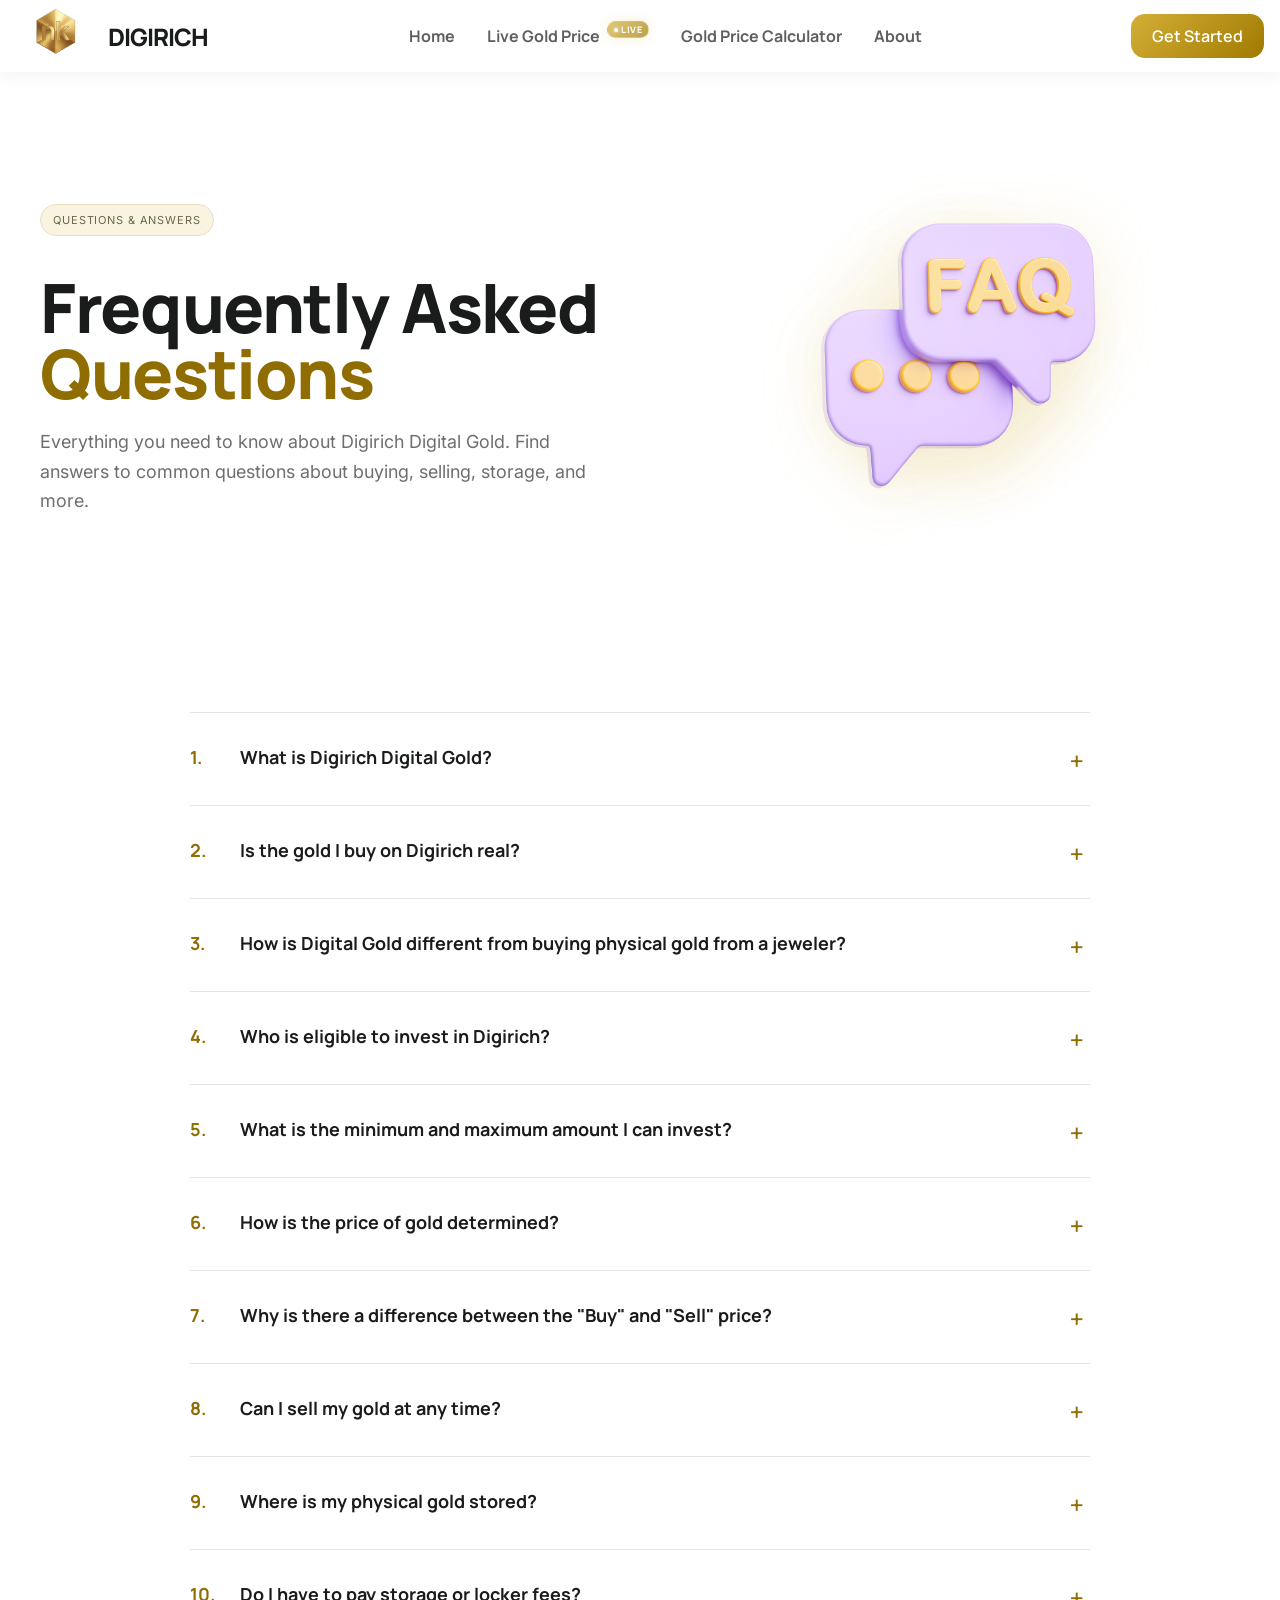
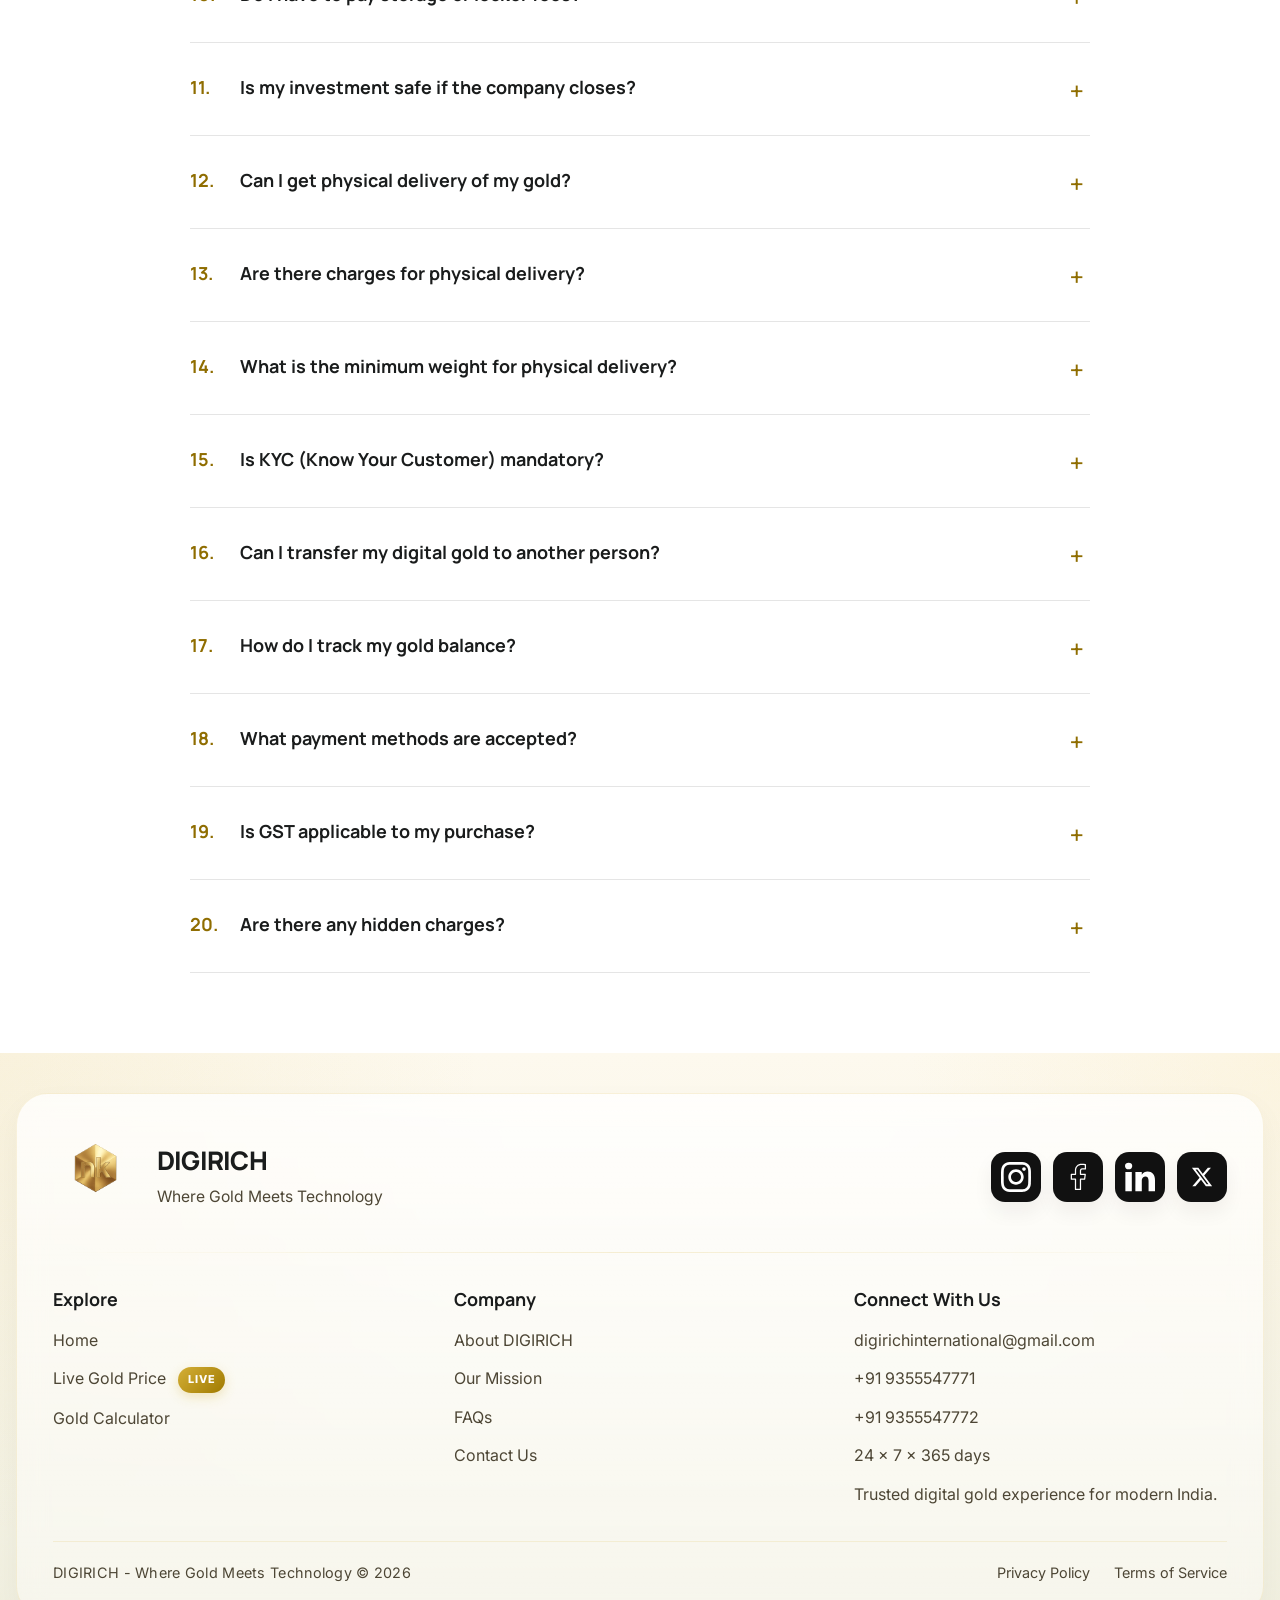
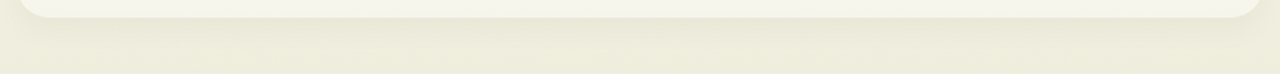
<file: faq/index.html>
<!DOCTYPE html>
<html lang="en">

<head>
  <meta charset="UTF-8" />
  <meta name="viewport" content="width=device-width, initial-scale=1.0" />
  <title>FAQs | Digirich - Digital Gold</title>
  <link rel="preconnect" href="https://fonts.googleapis.com" />
  <link rel="preconnect" href="https://fonts.gstatic.com" crossorigin />
  <link href="https://fonts.googleapis.com/css2?family=Outfit:wght@300;400;500;600;700;800&display=swap"
    rel="stylesheet" />
  <link
    href="https://fonts.googleapis.com/css2?family=Manrope:wght@400;600;700;800&family=Inter:wght@300;400;500;600&display=swap"
    rel="stylesheet">
  <link href="https://fonts.googleapis.com/css2?family=Material+Symbols+Outlined:wght,FILL@100..700,0..1&display=swap"
    rel="stylesheet">
  <link rel="stylesheet" href="../assets/css/style.css" />
  <link rel="icon" type="image/svg+xml" href="../assets/images/favicon-gold.svg" />
  <style>
    .faq-page {
      padding-top: 88px;
    }

    .faq-hero {
      padding: 72px 0;
      background: #ffffff;
      overflow: hidden;
    }

    .faq-hero-content {
      display: grid;
      grid-template-columns: 1fr 1fr;
      gap: 60px;
      align-items: center;
      max-width: 1200px;
      margin: 0 auto;
    }

    .faq-hero-text {
      text-align: left;
      max-width: 600px;
    }

    .faq-hero-visual {
      display: flex;
      align-items: center;
      justify-content: center;
      height: 100%;
      min-height: 400px;
    }

    .rupee-icon-container {
      position: relative;
      width: 350px;
      height: 350px;
      display: flex;
      align-items: center;
      justify-content: center;
      perspective: 1200px;
    }

    .rupee-icon {
      width: 350px;
      height: 350px;
      display: flex;
      align-items: center;
      justify-content: center;
      position: relative;
      z-index: 2;
    }

    .rupee-icon img {
      width: 300px;
      height: 300px;
      object-fit: contain;
      filter: drop-shadow(0 10px 30px rgba(212, 175, 55, 0.2));
      mix-blend-mode: screen;
    }

    .rupee-icon::before {
      content: "";
      position: absolute;
      width: 100%;
      height: 100%;
      border-radius: 50%;
      background: radial-gradient(circle at 30% 30%, rgba(255, 255, 255, 0.3), transparent);
      pointer-events: none;
    }

    .rupee-orb {
      position: absolute;
      border-radius: 50%;
      filter: blur(20px);
      pointer-events: none;
    }

    .orb-glow {
      width: 280px;
      height: 280px;
      background: radial-gradient(circle, rgba(212, 175, 55, 0.25), transparent);
      animation: orbPulse 3.5s ease-in-out infinite;
    }

    @keyframes rupeeRotate {
      0% {
        transform: rotateX(25deg) rotateY(0deg) rotateZ(0deg);
      }

      25% {
        transform: rotateX(25deg) rotateY(90deg) rotateZ(15deg);
      }

      50% {
        transform: rotateX(25deg) rotateY(180deg) rotateZ(0deg);
      }

      75% {
        transform: rotateX(25deg) rotateY(270deg) rotateZ(-15deg);
      }

      100% {
        transform: rotateX(25deg) rotateY(360deg) rotateZ(0deg);
      }
    }

    @keyframes orbPulse {

      0%,
      100% {
        transform: scale(1);
        opacity: 0.4;
      }

      50% {
        transform: scale(1.1);
        opacity: 0.6;
      }
    }

    .faq-badge {
      display: inline-block;
      font-size: 11px;
      letter-spacing: 0.08em;
      color: #6f6546;
      border: 1px solid #e6ddc3;
      background: #f9f4e2;
      border-radius: 999px;
      padding: 8px 12px;
      margin-bottom: 20px;
    }

    .faq-hero h1 {
      font-size: clamp(40px, 6vw, 68px);
      line-height: 0.98;
      letter-spacing: -0.02em;
      margin: 18px 0;
      font-family: "Manrope", sans-serif;
      font-weight: 800;
    }

    .faq-hero h1 span {
      color: #8f6d00;
    }

    .faq-hero p {
      color: #6e6e6e;
      font-size: 18px;
      line-height: 1.65;
      margin: 20px 0 0;
    }

    .faq-section {
      padding: 80px 0;
      background: #ffffff;
    }

    .faq-container {
      max-width: 900px;
      margin: 0 auto;
    }

    .faq-list {
      display: grid;
      gap: 0;
    }

    .faq-item {
      border-top: 1px solid #e5e5e5;
      padding: 32px 0;
      scroll-margin-top: 120px;
    }

    .faq-item:last-child {
      border-bottom: 1px solid #e5e5e5;
    }

    .faq-question {
      cursor: pointer;
      user-select: none;
      display: flex;
      align-items: flex-start;
      gap: 20px;
      transition: color 0.3s ease;
    }

    .faq-question:hover {
      color: #8f6d00;
    }

    .faq-number {
      flex: 0 0 auto;
      font-family: "Manrope", sans-serif;
      font-weight: 700;
      font-size: 18px;
      color: #8f6d00;
      min-width: 30px;
    }

    .faq-question-text {
      flex: 1;
      font-family: "Manrope", sans-serif;
      font-weight: 700;
      font-size: 18px;
      color: #1a1c1c;
    }

    .faq-toggle {
      flex: 0 0 auto;
      width: 28px;
      height: 28px;
      display: flex;
      align-items: center;
      justify-content: center;
      font-size: 24px;
      color: #8f6d00;
      transition: transform 0.3s ease;
    }

    .faq-item.active .faq-toggle {
      transform: rotate(180deg);
    }

    .faq-answer {
      display: none;
      margin-top: 24px;
      margin-left: 50px;
      color: #6d6555;
      font-size: 16px;
      line-height: 1.75;
    }

    .faq-item.active .faq-answer {
      display: block;
      animation: slideDown 0.3s ease forwards;
    }

    @keyframes slideDown {
      from {
        opacity: 0;
        transform: translateY(-12px);
      }

      to {
        opacity: 1;
        transform: translateY(0);
      }
    }

    .reveal {
      animation: revealUp 0.6s ease forwards;
      opacity: 0;
    }

    @keyframes revealUp {
      from {
        opacity: 0;
        transform: translateY(20px);
      }

      to {
        opacity: 1;
        transform: translateY(0);
      }
    }

    .faq-hero-content {
      animation: revealUp 0.8s ease forwards;
    }

    @media (max-width: 768px) {
      .faq-hero {
        padding: 56px 0;
      }

      .faq-hero-content {
        grid-template-columns: 1fr;
        gap: 40px;
      }

      .faq-hero-text {
        text-align: center;
      }

      .faq-hero-visual {
        min-height: 280px;
      }

      .rupee-icon-container {
        width: 280px;
        height: 280px;
      }

      .rupee-icon {
        width: 280px;
        height: 280px;
      }

      .rupee-icon img {
        width: 220px;
        height: 220px;
      }

      .orb-glow {
        width: 280px;
        height: 280px;
      }

      .faq-item {
        padding: 24px 0;
      }

      .faq-question {
        gap: 12px;
      }

      .faq-answer {
        margin-left: 42px;
      }

      .faq-hero h1 {
        font-size: clamp(32px, 5vw, 48px);
      }

      .faq-hero p {
        font-size: 16px;
      }

      .faq-list {
        gap: 0;
      }
    }
  </style>
</head>

<body>
  <header class="site-header">
    <div class="container nav-wrap">
      <a href="../index.html" class="brand">
        <img src="../assets/images/digirich-logo (1).svg" alt="DIGIRICH" class="brand-logo">
        <span>DIGIRICH</span>
      </a>
      <button class="menu-toggle" id="menuToggle" aria-label="Toggle navigation">
        <span class="hamburger-box">
          <span class="hamburger-inner"></span>
        </span>
      </button>
      <nav class="nav" id="navMenu">
        <a href="../index.html">Home</a>
        <a href="../gold-rates/">Live Gold Price <span class="live-tag">LIVE</span></a>
        <a href="../price-calculator/">Gold Price Calculator</a>
        <div class="nav-dropdown">
          <a href="javascript:void(0)" class="dropdown-toggle">About <i class="fas fa-chevron-down"></i></a>
          <div class="dropdown-menu">
            <a href="../about/">Our Mission</a>
            <a class="active" href="../faq/">FAQs</a>
            <a href="../contact/">Contact Us</a>
          </div>
        </div>
      </nav>
      <a href="#" class="btn btn-primary btn-sm">Get Started</a>
    </div>
  </header>

  <main class="faq-page">
    <!-- Hero Section -->
    <section class="faq-hero">
      <div class="container">
        <div class="faq-hero-content">
          <div class="faq-hero-text">
            <span class="faq-badge">QUESTIONS & ANSWERS</span>
            <h1>Frequently Asked <span>Questions</span></h1>
            <p>Everything you need to know about Digirich Digital Gold. Find answers to common questions about buying,
              selling, storage, and more.</p>
          </div>
          <div class="faq-hero-visual">
            <div class="rupee-icon-container">
              <div class="rupee-orb orb-glow"></div>
              <div class="rupee-icon">
                <img src="../assets/images/faq-icon.png" alt="FAQ Icon">
              </div>
            </div>
          </div>
        </div>
      </div>
    </section>

    <!-- FAQ Section -->
    <section class="faq-section">
      <div class="container faq-container">
        <div class="faq-list">
          <!-- FAQ Item 1 -->
          <div class="faq-item">
            <div class="faq-question" onclick="toggleFAQ(this)">
              <span class="faq-number">1.</span>
              <span class="faq-question-text">What is Digirich Digital Gold?</span>
              <span class="faq-toggle">+</span>
            </div>
            <div class="faq-answer">
              Digirich is a platform that allows you to buy, sell, and accumulate 24K 99.9% pure gold digitally. It
              eliminates the hassle of physical storage while providing the same value as physical gold.
            </div>
          </div>

          <!-- FAQ Item 2 -->
          <div class="faq-item">
            <div class="faq-question" onclick="toggleFAQ(this)">
              <span class="faq-number">2.</span>
              <span class="faq-question-text">Is the gold I buy on Digirich real?</span>
              <span class="faq-toggle">+</span>
            </div>
            <div class="faq-answer">
              Yes. Every gram of gold you purchase is backed by physical 24K gold bullion stored in secure, insured
              vaults managed by professional custodians.
            </div>
          </div>

          <!-- FAQ Item 3 -->
          <div class="faq-item">
            <div class="faq-question" onclick="toggleFAQ(this)">
              <span class="faq-number">3.</span>
              <span class="faq-question-text">How is Digital Gold different from buying physical gold from a
                jeweler?</span>
              <span class="faq-toggle">+</span>
            </div>
            <div class="faq-answer">
              With Digirich, you can buy gold for as little as ₹10 (or a specific small denomination), avoiding the high
              "making charges" and storage risks associated with physical jewelry.
            </div>
          </div>

          <!-- FAQ Item 4 -->
          <div class="faq-item">
            <div class="faq-question" onclick="toggleFAQ(this)">
              <span class="faq-number">4.</span>
              <span class="faq-question-text">Who is eligible to invest in Digirich?</span>
              <span class="faq-toggle">+</span>
            </div>
            <div class="faq-answer">
              Any resident citizen with a valid mobile number and a bank account/UPI ID can start investing in Digital
              Gold through the platform.
            </div>
          </div>

          <!-- FAQ Item 5 -->
          <div class="faq-item">
            <div class="faq-question" onclick="toggleFAQ(this)">
              <span class="faq-number">5.</span>
              <span class="faq-question-text">What is the minimum and maximum amount I can invest?</span>
              <span class="faq-toggle">+</span>
            </div>
            <div class="faq-answer">
              You can start investing with as little as ₹10. There is usually no upper limit, though higher transactions
              may require additional KYC verification.
            </div>
          </div>

          <!-- FAQ Item 6 -->
          <div class="faq-item">
            <div class="faq-question" onclick="toggleFAQ(this)">
              <span class="faq-number">6.</span>
              <span class="faq-question-text">How is the price of gold determined?</span>
              <span class="faq-toggle">+</span>
            </div>
            <div class="faq-answer">
              The gold prices on Digirich are linked to international market rates and are updated in real-time. The
              price you see includes applicable taxes (like GST) and live market spreads.
            </div>
          </div>

          <!-- FAQ Item 7 -->
          <div class="faq-item">
            <div class="faq-question" onclick="toggleFAQ(this)">
              <span class="faq-number">7.</span>
              <span class="faq-question-text">Why is there a difference between the "Buy" and "Sell" price?</span>
              <span class="faq-toggle">+</span>
            </div>
            <div class="faq-answer">
              The difference (spread) is due to taxes (3% GST), bank charges, and the costs of secure storage and
              insurance provided by the platform.
            </div>
          </div>

          <!-- FAQ Item 8 -->
          <div class="faq-item">
            <div class="faq-question" onclick="toggleFAQ(this)">
              <span class="faq-number">8.</span>
              <span class="faq-question-text">Can I sell my gold at any time?</span>
              <span class="faq-toggle">+</span>
            </div>
            <div class="faq-answer">
              Yes, Digirich offers 24/7 liquidity. You can sell your accumulated gold back to the platform at the
              current market sell price, and the money will be credited to your linked bank account.
            </div>
          </div>

          <!-- FAQ Item 9 -->
          <div class="faq-item">
            <div class="faq-question" onclick="toggleFAQ(this)">
              <span class="faq-number">9.</span>
              <span class="faq-question-text">Where is my physical gold stored?</span>
              <span class="faq-toggle">+</span>
            </div>
            <div class="faq-answer">
              Your gold is stored in world-class, high-security vaults (such as those managed by Brinks or Sequel) and
              is fully insured against theft or natural disasters.
            </div>
          </div>

          <!-- FAQ Item 10 -->
          <div class="faq-item">
            <div class="faq-question" onclick="toggleFAQ(this)">
              <span class="faq-number">10.</span>
              <span class="faq-question-text">Do I have to pay storage or locker fees?</span>
              <span class="faq-toggle">+</span>
            </div>
            <div class="faq-answer">
              Most Digital Gold platforms offer free storage for a specific period (e.g., 2–5 years). Please check the
              "Terms and Conditions" for specific duration limits on free storage.
            </div>
          </div>

          <!-- FAQ Item 11 -->
          <div class="faq-item">
            <div class="faq-question" onclick="toggleFAQ(this)">
              <span class="faq-number">11.</span>
              <span class="faq-question-text">Is my investment safe if the company closes?</span>
              <span class="faq-toggle">+</span>
            </div>
            <div class="faq-answer">
              Yes. The gold is held in an independent trust or vault under your name. An independent trustee is usually
              appointed to protect the interests of the investors.
            </div>
          </div>

          <!-- FAQ Item 12 -->
          <div class="faq-item">
            <div class="faq-question" onclick="toggleFAQ(this)">
              <span class="faq-number">12.</span>
              <span class="faq-question-text">Can I get physical delivery of my gold?</span>
              <span class="faq-toggle">+</span>
            </div>
            <div class="faq-answer">
              Yes. You can request physical delivery of your accumulated gold in the form of coins or bars. Once
              requested, the digital balance is deducted, and the gold is shipped to your doorstep.
            </div>
          </div>

          <!-- FAQ Item 13 -->
          <div class="faq-item">
            <div class="faq-question" onclick="toggleFAQ(this)">
              <span class="faq-number">13.</span>
              <span class="faq-question-text">Are there charges for physical delivery?</span>
              <span class="faq-toggle">+</span>
            </div>
            <div class="faq-answer">
              Yes, when opting for physical delivery, you will need to pay minting/making charges and delivery/insurance
              fees depending on the weight and design chosen.
            </div>
          </div>

          <!-- FAQ Item 14 -->
          <div class="faq-item">
            <div class="faq-question" onclick="toggleFAQ(this)">
              <span class="faq-number">14.</span>
              <span class="faq-question-text">What is the minimum weight for physical delivery?</span>
              <span class="faq-toggle">+</span>
            </div>
            <div class="faq-answer">
              Typically, delivery can be requested for weights starting from 0.5 grams or 1 gram, depending on the
              available denominations in the Digirich catalog.
            </div>
          </div>

          <!-- FAQ Item 15 -->
          <div class="faq-item">
            <div class="faq-question" onclick="toggleFAQ(this)">
              <span class="faq-number">15.</span>
              <span class="faq-question-text">Is KYC (Know Your Customer) mandatory?</span>
              <span class="faq-toggle">+</span>
            </div>
            <div class="faq-answer">
              For small transactions, basic details may suffice. However, for cumulative purchases above a certain
              threshold (e.g., ₹2 Lakhs) or for physical delivery, PAN card and Aadhaar verification are mandatory.
            </div>
          </div>

          <!-- FAQ Item 16 -->
          <div class="faq-item">
            <div class="faq-question" onclick="toggleFAQ(this)">
              <span class="faq-number">16.</span>
              <span class="faq-question-text">Can I transfer my digital gold to another person?</span>
              <span class="faq-toggle">+</span>
            </div>
            <div class="faq-answer">
              Currently, most digital gold platforms only allow selling or redeeming. Check the app's "Transfer" feature
              to see if person-to-person (P2P) transfers are enabled.
            </div>
          </div>

          <!-- FAQ Item 17 -->
          <div class="faq-item">
            <div class="faq-question" onclick="toggleFAQ(this)">
              <span class="faq-number">17.</span>
              <span class="faq-question-text">How do I track my gold balance?</span>
              <span class="faq-toggle">+</span>
            </div>
            <div class="faq-answer">
              You can view your total gold balance (in grams) and the current portfolio value in the "Vault" or "My
              Investments" section of the Digirich app.
            </div>
          </div>

          <!-- FAQ Item 18 -->
          <div class="faq-item">
            <div class="faq-question" onclick="toggleFAQ(this)">
              <span class="faq-number">18.</span>
              <span class="faq-question-text">What payment methods are accepted?</span>
              <span class="faq-toggle">+</span>
            </div>
            <div class="faq-answer">
              Digirich generally accepts UPI (Google Pay, PhonePe), Net Banking, and Debit/Credit Cards.
            </div>
          </div>

          <!-- FAQ Item 19 -->
          <div class="faq-item">
            <div class="faq-question" onclick="toggleFAQ(this)">
              <span class="faq-number">19.</span>
              <span class="faq-question-text">Is GST applicable to my purchase?</span>
              <span class="faq-toggle">+</span>
            </div>
            <div class="faq-answer">
              Yes, as per Government regulations, a 3% GST is applicable on the purchase of Digital Gold. This is
              included in the final invoice at the time of buying.
            </div>
          </div>

          <!-- FAQ Item 20 -->
          <div class="faq-item">
            <div class="faq-question" onclick="toggleFAQ(this)">
              <span class="faq-number">20.</span>
              <span class="faq-question-text">Are there any hidden charges?</span>
              <span class="faq-toggle">+</span>
            </div>
            <div class="faq-answer">
              No. All costs, including the gold price and GST, are shown transparently before you make the payment.
              Making charges only apply if you convert your digital balance into physical coins.
            </div>
          </div>
        </div>
      </div>
    </section>
  </main>

  <!-- Footer -->
  <footer class="site-footer">
    <div class="container">
      <div class="footer-shell">
        <div class="footer-top">
          <div class="footer-identity">
            <img src="../assets/images/digirich-logo (1).svg" alt="DIGIRICH" class="footer-logo">
            <div>
              <p class="footer-brand">DIGIRICH</p>
              <p class="footer-tagline">Where Gold Meets Technology</p>
            </div>
          </div>

          <div class="footer-socials">
            <a class="footer-social" href="https://www.instagram.com/digirichindia/?hl=en" aria-label="Instagram"
              target="_blank" rel="noopener noreferrer">
              <svg xmlns="http://www.w3.org/2000/svg" viewBox="0 0 2476 2476" aria-hidden="true">
                <path
                  d="M825.4 1238c0-227.9 184.7-412.7 412.6-412.7 227.9 0 412.7 184.8 412.7 412.7 0 227.9-184.8 412.7-412.7 412.7-227.9 0-412.6-184.8-412.6-412.7m-223.1 0c0 351.1 284.6 635.7 635.7 635.7s635.7-284.6 635.7-635.7-284.6-635.7-635.7-635.7S602.3 886.9 602.3 1238m1148-660.9c0 82 66.5 148.6 148.6 148.6 82 0 148.6-66.6 148.6-148.6s-66.5-148.5-148.6-148.5-148.6 66.5-148.6 148.5M737.8 2245.7c-120.7-5.5-186.3-25.6-229.9-42.6-57.8-22.5-99-49.3-142.4-92.6-43.3-43.3-70.2-84.5-92.6-142.3-17-43.6-37.1-109.2-42.6-229.9-6-130.5-7.2-169.7-7.2-500.3s1.3-369.7 7.2-500.3c5.5-120.7 25.7-186.2 42.6-229.9 22.5-57.8 49.3-99 92.6-142.4 43.3-43.3 84.5-70.2 142.4-92.6 43.6-17 109.2-37.1 229.9-42.6 130.5-6 169.7-7.2 500.2-7.2 330.6 0 369.7 1.3 500.3 7.2 120.7 5.5 186.2 25.7 229.9 42.6 57.8 22.4 99 49.3 142.4 92.6 43.3 43.3 70.1 84.6 92.6 142.4 17 43.6 37.1 109.2 42.6 229.9 6 130.6 7.2 169.7 7.2 500.3 0 330.5-1.2 369.7-7.2 500.3-5.5 120.7-25.7 186.3-42.6 229.9-22.5 57.8-49.3 99-92.6 142.3-43.3 43.3-84.6 70.1-142.4 92.6-43.6 17-109.2 37.1-229.9 42.6-130.5 6-169.7 7.2-500.3 7.2-330.5 0-369.7-1.2-500.2-7.2M727.6 7.5c-131.8 6-221.8 26.9-300.5 57.5-81.4 31.6-150.4 74-219.3 142.8C139 276.6 96.6 345.6 65 427.1 34.4 505.8 13.5 595.8 7.5 727.6 1.4 859.6 0 901.8 0 1238s1.4 378.4 7.5 510.4c6 131.8 26.9 221.8 57.5 300.5 31.6 81.4 73.9 150.5 142.8 219.3 68.8 68.8 137.8 111.1 219.3 142.8 78.8 30.6 168.7 51.5 300.5 57.5 132.1 6 174.2 7.5 510.4 7.5 336.3 0 378.4-1.4 510.4-7.5 131.8-6 221.8-26.9 300.5-57.5 81.4-31.7 150.4-74 219.3-142.8 68.8-68.8 111.1-137.9 142.8-219.3 30.6-78.7 51.6-168.7 57.5-300.5 6-132.1 7.4-174.2 7.4-510.4s-1.4-378.4-7.4-510.4c-6-131.8-26.9-221.8-57.5-300.5-31.7-81.4-74-150.4-142.8-219.3C2199.4 139 2130.3 96.6 2049 65c-78.8-30.6-168.8-51.6-300.5-57.5-132-6-174.2-7.5-510.4-7.5-336.3 0-378.4 1.4-510.5 7.5"
                  fill="currentColor"></path>
              </svg>
            </a>
            <a class="footer-social" href="https://www.facebook.com/profile.php?id=61570777766305" aria-label="Facebook"
              target="_blank" rel="noopener noreferrer">
              <svg xmlns="http://www.w3.org/2000/svg" enable-background="new 0 0 24 24" viewBox="0 0 24 24"
                aria-hidden="true">
                <path fill="currentColor"
                  d="M17.9902344,1.5957031c-1.0087891-0.1067505-2.0227051-0.1586304-3.0371094-0.1552734C11.5898438,1.4404297,9.5,3.5819702,9.5,7.0302734v2.3408203H6.6748047c-0.276001-0.0001831-0.4998779,0.2234497-0.5,0.4994507v3.8511353c-0.0001831,0.276001,0.2234497,0.4998169,0.4994507,0.5H9.5v7.71875c-0.0001831,0.276001,0.2234497,0.4998169,0.4994507,0.5h3.9780884c0.276001,0.0001831,0.4998169-0.2234497,0.5-0.4994507v-7.7192993h2.8164673c0.2512207-0.000061,0.463501-0.1864014,0.4960938-0.4355469l0.4970703-3.8505859c0.0357056-0.2736816-0.1572266-0.5245361-0.4309692-0.5602417c-0.0216064-0.0028076-0.043335-0.0042114-0.0651245-0.0042114h-3.3135376V7.4121094c0-0.9697266,0.1953125-1.375,1.4082031-1.375l2.0390625-0.0009766c0.276001,0.0001221,0.4998169-0.2234497,0.5-0.4994507V2.0917969C18.4248657,1.8408203,18.2390137,1.6286621,17.9902344,1.5957031z M17.4248047,5.0361328l-1.5390625,0.0009766c-2.1582031,0-2.4082031,1.3554688-2.4082031,2.375v2.4590454c-0.0001221,0.2759399,0.2234497,0.4998169,0.4994507,0.499939h3.2456665l-0.3681641,2.8505859h-2.8769531c-0.276001-0.0001221-0.4998169,0.2234497-0.5,0.4994507v7.7192993H10.5v-7.71875c0.0001831-0.276001-0.2234497-0.4998169-0.4993896-0.5H7.1748047v-2.8505859H10c0.276001,0.0001831,0.4998169-0.2234497,0.5-0.4994507V7.0302734c0-2.8740234,1.664978-4.5898438,4.453125-4.5898438c1.0087891,0,1.9199219,0.0546875,2.4716797,0.1025391V5.0361328z">
                </path>
              </svg>
            </a>
            <a class="footer-social" href="https://www.linkedin.com/in/digirich-india-29a139403/" aria-label="LinkedIn"
              target="_blank" rel="noopener noreferrer">
              <svg xmlns="http://www.w3.org/2000/svg" viewBox="0 5 1036 990" aria-hidden="true">
                <path
                  d="M0 120c0-33.334 11.667-60.834 35-82.5C58.333 15.833 88.667 5 126 5c36.667 0 66.333 10.666 89 32 23.333 22 35 50.666 35 86 0 32-11.333 58.666-34 80-23.333 22-54 33-92 33h-1c-36.667 0-66.333-11-89-33S0 153.333 0 120zm13 875V327h222v668H13zm345 0h222V622c0-23.334 2.667-41.334 8-54 9.333-22.667 23.5-41.834 42.5-57.5 19-15.667 42.833-23.5 71.5-23.5 74.667 0 112 50.333 112 151v357h222V612c0-98.667-23.333-173.5-70-224.5S857.667 311 781 311c-86 0-153 37-201 111v2h-1l1-2v-95H358c1.333 21.333 2 87.666 2 199 0 111.333-.667 267.666-2 469z"
                  fill="currentColor"></path>
              </svg>
            </a>
            <a class="footer-social" href="https://x.com/DigirichIndia" aria-label="X" target="_blank"
              rel="noopener noreferrer">
              <svg xmlns="http://www.w3.org/2000/svg" viewBox="0 0 512 512" aria-hidden="true">
                <g clip-path="url(#clip0_84_15698)">
                  <path fill="currentColor"
                    d="M355.904 100H408.832L293.2 232.16L429.232 412H322.72L239.296 302.928L143.84 412H90.8805L214.56 270.64L84.0645 100H193.28L268.688 199.696L355.904 100ZM337.328 380.32H366.656L177.344 130.016H145.872L337.328 380.32Z">
                  </path>
                </g>
                <defs>
                  <clipPath id="clip0_84_15698">
                    <rect width="512" height="512" fill="#fff"></rect>
                  </clipPath>
                </defs>
              </svg>
            </a>
          </div>
        </div>

        <div class="footer-divider"></div>

        <div class="footer-grid">
          <div>
            <h3 class="footer-column-title">Explore</h3>
            <div class="footer-column-links">
              <a href="../index.html">Home</a>
              <a href="../gold-rates/">Live Gold Price <span class="footer-chip">Live</span></a>
              <a href="../price-calculator/">Gold Calculator</a>
            </div>
          </div>

          <div>
            <h3 class="footer-column-title">Company</h3>
            <div class="footer-column-links">
              <a href="../about/">About DIGIRICH</a>
              <a href="../about/">Our Mission</a>
              <a href="../faq/">FAQs</a>
              <a href="../contact/">Contact Us</a>
            </div>
          </div>

          <div>
            <h3 class="footer-column-title">Connect With Us</h3>
            <div class="footer-column-links">
              <a class="footer-contact-line"
                href="mailto:digirichinternational@gmail.com">digirichinternational@gmail.com</a>
              <a class="footer-contact-line" href="tel:+919355547771">+91 9355547771</a>
              <a class="footer-contact-line" href="tel:+919355547772">+91 9355547772</a>
              <span class="footer-contact-line">24 x 7 x 365 days</span>
              <span class="footer-contact-line">Trusted digital gold experience for modern India.</span>
            </div>
          </div>
        </div>

        <div class="footer-bottom">
          <p class="footer-copy">DIGIRICH - Where Gold Meets Technology &copy; 2026</p>
          <div class="footer-legal">
            <a href="../privacy-policy/">Privacy Policy</a>
            <a href="../terms-of-service/">Terms of Service</a>
          </div>
        </div>
      </div>
    </div>
  </footer>

  <script>
    function toggleFAQ(element) {
      const faqItem = element.closest('.faq-item');
      const isActive = faqItem.classList.contains('active');

      // Close all other FAQ items
      document.querySelectorAll('.faq-item').forEach(item => {
        item.classList.remove('active');
      });

      // Toggle current item
      if (!isActive) {
        faqItem.classList.add('active');
      }
    }

    // Mobile menu toggle
    const menuToggle = document.getElementById('menuToggle');
    const navMenu = document.getElementById('navMenu');

    if (menuToggle) {
      menuToggle.addEventListener('click', () => {
        navMenu.style.display = navMenu.style.display === 'flex' ? 'none' : 'flex';
      });
    }
  </script>
</body>

</html>
</file>
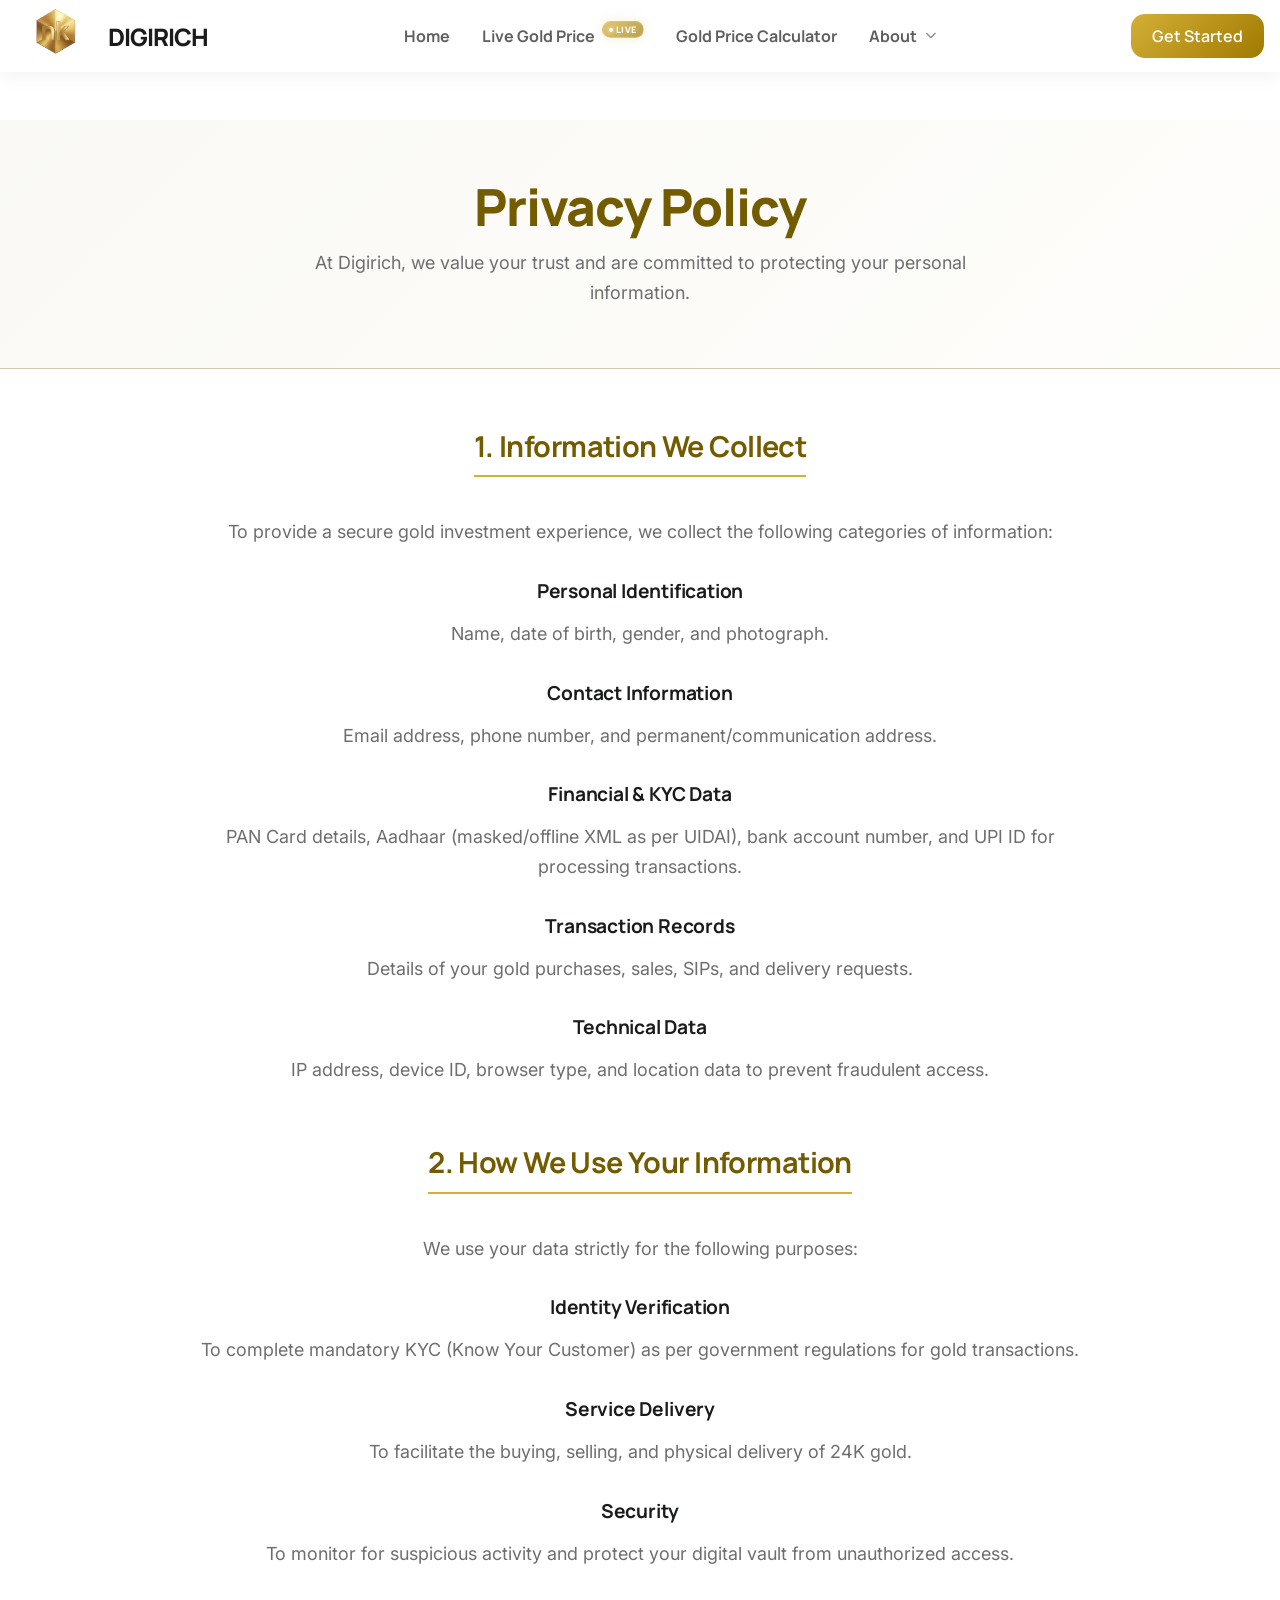
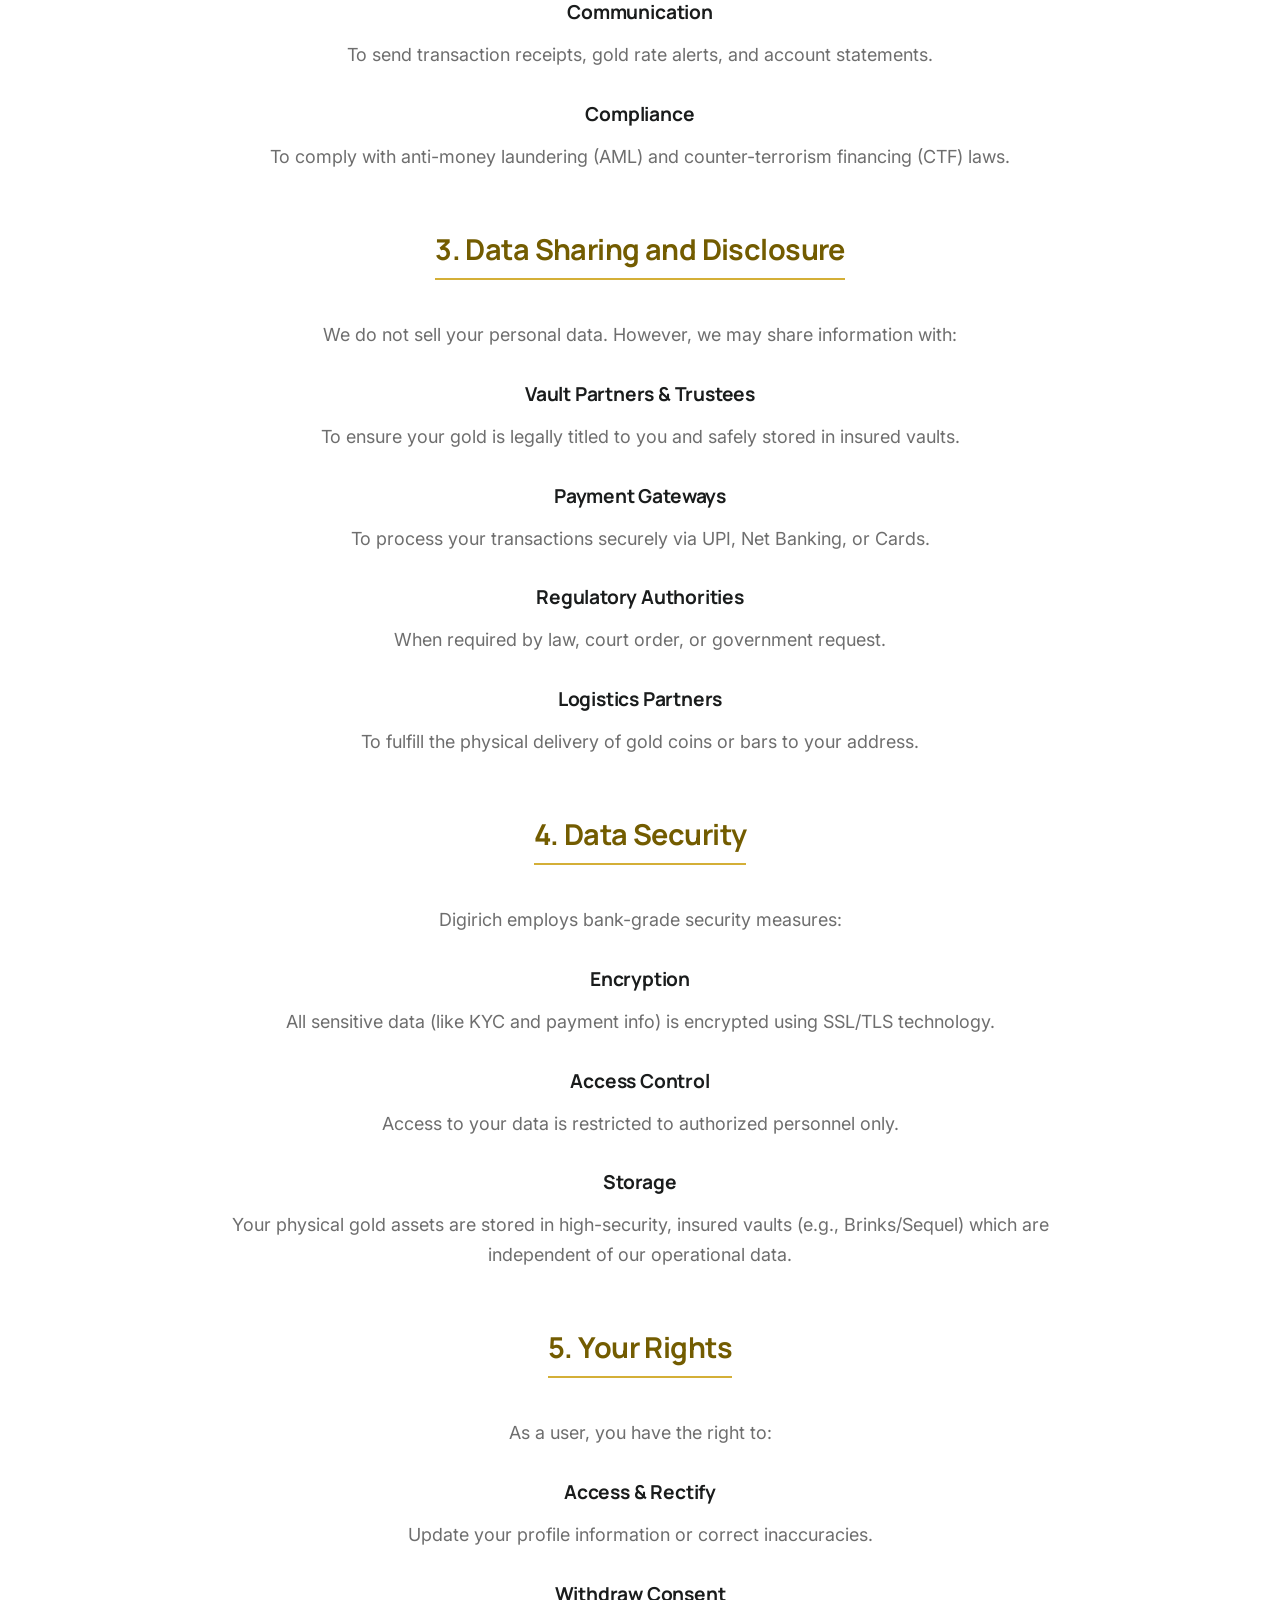
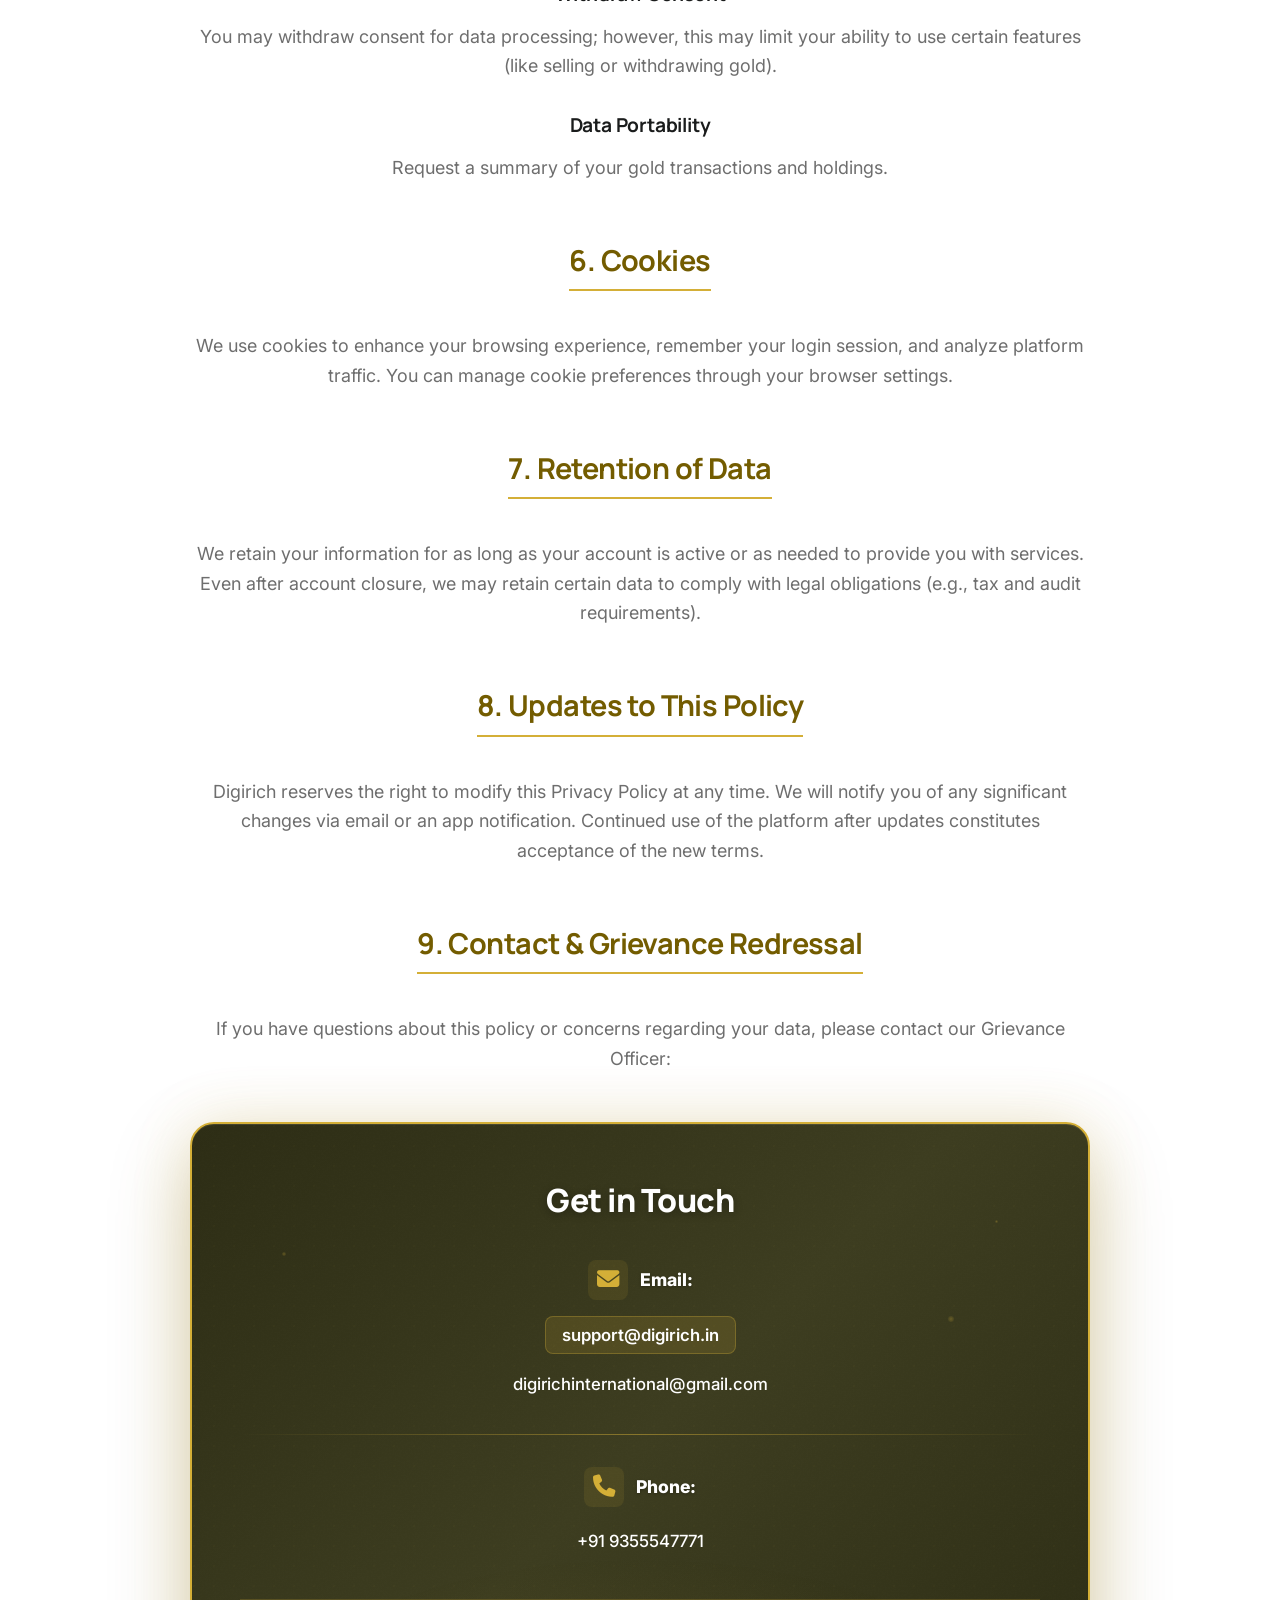
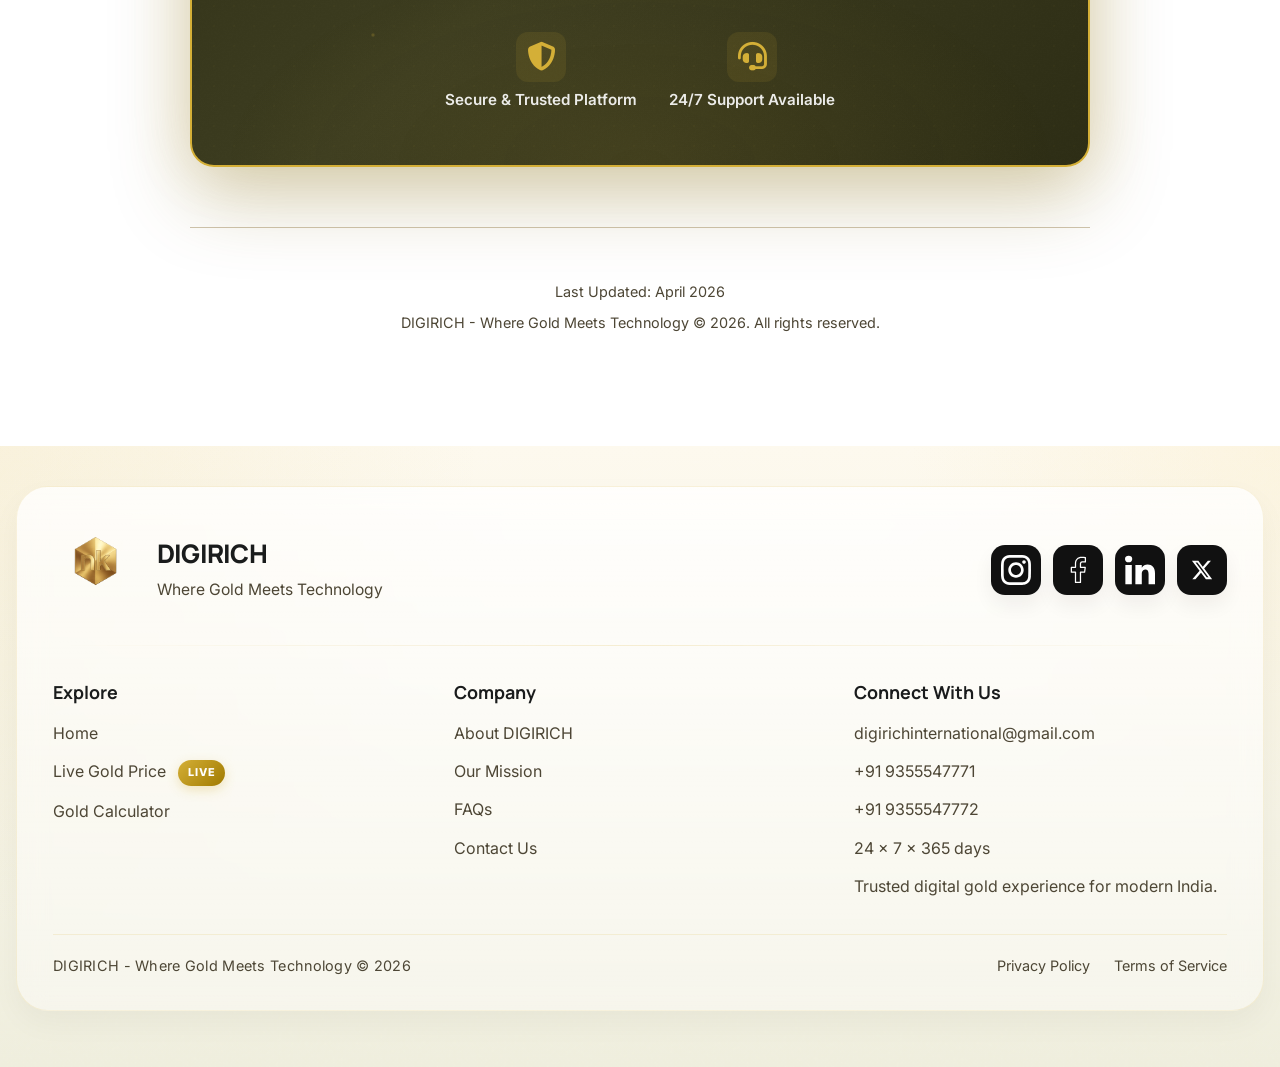
<file: privacy-policy/index.html>
<!DOCTYPE html>
<html lang="en">

<head>
  <meta charset="utf-8">
  <meta name="viewport" content="width=device-width, initial-scale=1.0">
  <title>Privacy Policy | DIGIRICH - Your Data, Your Trust</title>
  <link rel="preconnect" href="https://fonts.googleapis.com">
  <link rel="preconnect" href="https://fonts.gstatic.com" crossorigin>
  <link href="https://fonts.googleapis.com/css2?family=Outfit:wght@300;400;500;600;700;800&display=swap"
    rel="stylesheet">
  <link
    href="https://fonts.googleapis.com/css2?family=Manrope:wght@400;600;700;800&family=Inter:wght@300;400;500;600&display=swap"
    rel="stylesheet">
  <link href="https://fonts.googleapis.com/css2?family=Material+Symbols+Outlined:wght,FILL@100..700,0..1&display=swap"
    rel="stylesheet">
  <link rel="stylesheet" href="https://cdnjs.cloudflare.com/ajax/libs/font-awesome/6.4.0/css/all.min.css" />
  <link rel="stylesheet" href="../assets/css/style.css" />
  <link rel="icon" type="image/svg+xml" href="../assets/images/favicon-gold.svg" />
  <style>
    :root {
      --color-background: #ffffff;
      --color-surface: #ffffff;
      --color-surface-low: #ffffff;
      --color-surface-mid: #ffffff;
      --color-text: #1a1c1c;
      --color-text-muted: #4d4635;
      --color-primary: #735c00;
      --color-primary-bright: #d4af37;
      --color-secondary-bg: #f7e1a6;
      --color-secondary-text: #736334;
      --color-outline: #d0c5af;
      --shadow-soft: 0 10px 30px rgba(0, 0, 0, 0.08);
      --shadow-strong: 0 18px 45px rgba(0, 0, 0, 0.14);
      --radius-sm: 8px;
      --radius-md: 12px;
      --radius-lg: 24px;
      --radius-full: 999px;
      --container: 1280px;
    }

    * {
      box-sizing: border-box;
    }

    html {
      scroll-behavior: smooth;
    }

    body {
      margin: 0;
      background: var(--color-background);
      color: var(--color-text);
      font-family: "Inter", sans-serif;
    }

    img {
      display: block;
      max-width: 100%;
    }

    a {
      color: inherit;
      text-decoration: none;
    }

    .container {
      width: min(100% - 32px, var(--container));
      margin: 0 auto;
    }

    main {
      padding-top: 120px;
      padding-bottom: 60px;
    }

    .privacy-header {
      position: relative;
      padding: 60px 0;
      background: linear-gradient(135deg, rgba(115, 92, 0, 0.04) 0%, rgba(212, 175, 55, 0.02) 100%);
      border-bottom: 1px solid var(--color-outline);
      text-align: center;
    }

    .privacy-header h1 {
      margin: 0;
      font-family: "Manrope", sans-serif;
      font-size: clamp(2.5rem, 4vw, 3.5rem);
      line-height: 1.02;
      font-weight: 800;
      letter-spacing: -0.02em;
      color: var(--color-primary);
    }

    .privacy-header p {
      margin: 16px 0 0;
      font-size: 18px;
      line-height: 1.65;
      letter-spacing: 0;
      color: #6e6e6e;
      max-width: 700px;
      margin-left: auto;
      margin-right: auto;
    }

    .privacy-content {
      max-width: 900px;
      margin: 0 auto;
      text-align: center;
    }

    .privacy-section {
      margin: 60px 0;
    }

    .privacy-section h2 {
      font-family: "Manrope", sans-serif;
      font-size: 1.8rem;
      line-height: 1.2;
      font-weight: 700;
      letter-spacing: -0.02em;
      color: var(--color-primary);
      margin: 0 0 24px 0;
      padding-bottom: 12px;
      border-bottom: 2px solid var(--color-primary-bright);
      display: inline-block;
    }

    .privacy-section h3 {
      font-family: "Manrope", sans-serif;
      font-size: 1.2rem;
      line-height: 1.25;
      font-weight: 700;
      letter-spacing: -0.01em;
      color: var(--color-text);
      margin: 32px 0 16px 0;
    }

    .privacy-section p {
      line-height: 1.65;
      letter-spacing: 0;
      color: #6e6e6e;
      margin: 16px 0;
      font-size: 18px;
    }

    .privacy-section ul {
      margin: 16px 0;
      padding-left: 0;
      list-style-position: inside;
    }

    .privacy-section li {
      line-height: 1.65;
      letter-spacing: 0;
      color: #6e6e6e;
      margin: 12px 0;
      font-size: 18px;
    }

    .privacy-highlight {
      background: var(--color-secondary-bg);
      border-left: 4px solid var(--color-primary);
      padding: 20px 24px;
      border-radius: var(--radius-md);
      margin: 24px 0;
    }

    .privacy-highlight p {
      margin: 0;
      font-weight: 500;
      color: var(--color-primary);
    }

    @keyframes slideInUp {
      from {
        opacity: 0;
        transform: translateY(30px);
      }

      to {
        opacity: 1;
        transform: translateY(0);
      }
    }

    @keyframes glowPulse {

      0%,
      100% {
        box-shadow:
          0 20px 60px rgba(115, 92, 0, 0.25),
          inset 0 1px 0 rgba(255, 255, 255, 0.1),
          0 0 40px rgba(212, 175, 55, 0.15);
      }

      50% {
        box-shadow:
          0 20px 60px rgba(115, 92, 0, 0.35),
          inset 0 1px 0 rgba(255, 255, 255, 0.15),
          0 0 60px rgba(212, 175, 55, 0.25);
      }
    }

    @keyframes shimmer {
      0% {
        background-position: -1000px 0;
      }

      100% {
        background-position: 1000px 0;
      }
    }

    @keyframes borderGlow {

      0%,
      100% {
        border-color: var(--color-primary-bright);
        box-shadow:
          0 20px 60px rgba(115, 92, 0, 0.25),
          inset 0 1px 0 rgba(255, 255, 255, 0.1),
          0 0 40px rgba(212, 175, 55, 0.15),
          inset 0 0 20px rgba(212, 175, 55, 0);
      }

      50% {
        border-color: var(--color-primary-bright);
        box-shadow:
          0 20px 60px rgba(115, 92, 0, 0.35),
          inset 0 1px 0 rgba(255, 255, 255, 0.15),
          0 0 60px rgba(212, 175, 55, 0.25),
          inset 0 0 30px rgba(212, 175, 55, 0.08);
      }
    }

    @keyframes float1 {

      0%,
      100% {
        transform: translateY(0px) translateX(0px);
        opacity: 0.3;
      }

      25% {
        transform: translateY(-20px) translateX(10px);
        opacity: 0.5;
      }

      50% {
        transform: translateY(-40px) translateX(-10px);
        opacity: 0.3;
      }

      75% {
        transform: translateY(-20px) translateX(15px);
        opacity: 0.4;
      }
    }

    @keyframes float2 {

      0%,
      100% {
        transform: translateY(0px) translateX(0px);
        opacity: 0.2;
      }

      33% {
        transform: translateY(-30px) translateX(-15px);
        opacity: 0.4;
      }

      66% {
        transform: translateY(-15px) translateX(20px);
        opacity: 0.3;
      }
    }

    @keyframes float3 {

      0%,
      100% {
        transform: translateY(0px) translateX(0px);
        opacity: 0.25;
      }

      40% {
        transform: translateY(-25px) translateX(15px);
        opacity: 0.45;
      }

      80% {
        transform: translateY(-35px) translateX(-10px);
        opacity: 0.2;
      }
    }

    @keyframes radialGlow {

      0%,
      100% {
        filter: blur(40px);
        opacity: 0.4;
      }

      50% {
        filter: blur(50px);
        opacity: 0.6;
      }
    }

    .contact-box {
      background: linear-gradient(135deg, #2d2d15 0%, #3d3d20 50%, #2d2d15 100%);
      border: 2px solid var(--color-primary-bright);
      padding: 56px 48px;
      border-radius: 24px;
      margin: 48px 0;
      box-shadow:
        0 30px 80px rgba(115, 92, 0, 0.3),
        inset 0 1px 0 rgba(255, 255, 255, 0.1),
        0 0 60px rgba(212, 175, 55, 0.15);
      position: relative;
      overflow: visible;
      animation: slideInUp 0.8s ease-out, glowPulse 4s ease-in-out infinite;
      transition: all 0.3s ease;
    }

    .contact-box:hover {
      animation: borderGlow 3s ease-in-out infinite;
      transform: translateY(-4px);
    }

    /* Pattern overlay */
    .contact-box::before {
      content: "";
      position: absolute;
      top: 0;
      left: 0;
      right: 0;
      bottom: 0;
      background-image:
        radial-gradient(circle at 2px 2px, rgba(212, 175, 55, 0.03) 1px, transparent 1px),
        radial-gradient(ellipse 600px 300px at 50% 100%, rgba(212, 175, 55, 0.08) 0%, transparent 70%);
      background-size: 20px 20px, 100% 100%;
      pointer-events: none;
      animation: radialGlow 5s ease-in-out infinite;
      border-radius: 24px;
    }

    /* Noise texture */
    .contact-box::after {
      content: "";
      position: absolute;
      top: 0;
      left: 0;
      right: 0;
      bottom: 0;
      background-image:
        url('data:image/svg+xml,%3Csvg viewBox="0 0 400 400" xmlns="http://www.w3.org/2000/svg"%3E%3Cfilter id="noise"%3E%3CfeTurbulence type="fractalNoise" baseFrequency="0.9" numOctaves="4" seed="2" result="noise" /%3E%3CfeColorMatrix in="noise" type="saturate" values="0" /%3E%3C/filter%3E%3Crect width="400" height="400" filter="url(%23noise)" opacity="0.02"/%3E%3C/svg%3E');
      pointer-events: none;
      border-radius: 24px;
      opacity: 0.5;
      z-index: 1;
    }

    /* Floating particles */
    .contact-box .particle {
      position: absolute;
      width: 4px;
      height: 4px;
      background: radial-gradient(circle, var(--color-primary-bright), transparent);
      border-radius: 50%;
      pointer-events: none;
      opacity: 0.3;
      z-index: 0;
    }

    .contact-box .particle:nth-child(1) {
      top: 20%;
      left: 10%;
      animation: float1 8s ease-in-out infinite;
    }

    .contact-box .particle:nth-child(2) {
      top: 30%;
      right: 15%;
      width: 6px;
      height: 6px;
      animation: float2 10s ease-in-out infinite;
    }

    .contact-box .particle:nth-child(3) {
      bottom: 20%;
      left: 20%;
      animation: float3 12s ease-in-out infinite;
    }

    .contact-box .particle:nth-child(4) {
      top: 15%;
      right: 10%;
      width: 3px;
      height: 3px;
      animation: float1 11s ease-in-out infinite reverse;
    }

    .contact-box h3 {
      font-family: "Manrope", sans-serif;
      font-size: 2rem;
      font-weight: 800;
      color: #ffffff;
      margin: 0 0 40px 0;
      position: relative;
      z-index: 2;
      text-align: center;
      letter-spacing: -0.5px;
      text-shadow: 0 2px 8px rgba(0, 0, 0, 0.3);
    }

    .contact-item {
      margin: 32px 0;
      padding: 0;
      position: relative;
      z-index: 2;
      display: block;
    }

    .contact-item-header {
      display: flex;
      align-items: center;
      justify-content: center;
      gap: 12px;
      margin-bottom: 16px;
    }

    .contact-item-icon {
      font-size: 1.4rem;
      color: var(--color-primary-bright);
      display: flex;
      align-items: center;
      justify-content: center;
      width: 40px;
      height: 40px;
      background: rgba(212, 175, 55, 0.1);
      border-radius: 8px;
      transition: all 0.3s ease;
    }

    .contact-item:hover .contact-item-icon {
      background: rgba(212, 175, 55, 0.2);
      transform: scale(1.1);
    }

    .trust-badge-icon {
      font-size: 1.8rem;
      color: var(--color-primary-bright);
      display: flex;
      align-items: center;
      justify-content: center;
      width: 50px;
      height: 50px;
      background: rgba(212, 175, 55, 0.1);
      border-radius: 12px;
      transition: all 0.3s ease;
    }

    .trust-badge:hover .trust-badge-icon {
      background: rgba(212, 175, 55, 0.2);
      transform: scale(1.15) rotate(5deg);
    }

    .contact-item strong {
      color: #ffffff;
      font-weight: 800;
      font-size: 1.1rem;
      text-shadow: 0 1px 3px rgba(0, 0, 0, 0.3);
    }

    .contact-links {
      display: flex;
      flex-direction: column;
      gap: 12px;
      justify-content: center;
      align-items: center;
    }

    .contact-item a {
      color: #ffffff;
      text-decoration: none;
      transition: all 0.3s cubic-bezier(0.4, 0, 0.2, 1);
      font-weight: 500;
      font-size: 1.05rem;
      position: relative;
      display: inline-block;
      padding: 8px 16px;
      border-radius: 8px;
    }

    .contact-item a::before {
      content: "";
      position: absolute;
      inset: 0;
      background: radial-gradient(circle, rgba(212, 175, 55, 0.1) 0%, transparent 70%);
      border-radius: 8px;
      opacity: 0;
      transition: opacity 0.3s ease;
      z-index: -1;
    }

    .contact-item a:hover {
      color: var(--color-primary-bright);
      transform: translateY(-3px);
      background: rgba(212, 175, 55, 0.08);
    }

    .contact-item a:hover::before {
      opacity: 1;
    }

    /* Primary email highlight */
    .contact-item a.primary-email {
      background: rgba(212, 175, 55, 0.15);
      border: 1px solid rgba(212, 175, 55, 0.3);
      font-weight: 600;
    }

    .contact-item a.primary-email:hover {
      background: rgba(212, 175, 55, 0.25);
      border-color: rgba(212, 175, 55, 0.5);
      box-shadow: 0 0 20px rgba(212, 175, 55, 0.2);
    }

    /* Separator line */
    .contact-separator {
      height: 1px;
      background: linear-gradient(90deg, transparent, var(--color-primary-bright), transparent);
      margin: 24px 0;
      position: relative;
      z-index: 2;
      opacity: 0.5;
    }

    /* Trust badges */
    .contact-badges {
      display: flex;
      justify-content: center;
      gap: 32px;
      margin-top: 40px;
      padding-top: 32px;
      border-top: 1px solid rgba(212, 175, 55, 0.2);
      position: relative;
      z-index: 2;
      flex-wrap: wrap;
    }

    .trust-badge {
      display: flex;
      flex-direction: column;
      align-items: center;
      gap: 8px;
      animation: slideInUp 1.2s ease-out;
    }

    .trust-badge:nth-child(2) {
      animation-delay: 0.2s;
    }

    .trust-badge-icon {
      font-size: 1.8rem;
    }

    .trust-badge-text {
      color: #ffffff;
      font-size: 0.95rem;
      font-weight: 600;
      text-align: center;
      line-height: 1.3;
      opacity: 0.9;
    }

    .last-updated {
      text-align: center;
      padding: 40px 0;
      border-top: 1px solid var(--color-outline);
      margin-top: 60px;
      font-size: 0.9rem;
      color: var(--color-text-muted);
    }

    @media (max-width: 768px) {
      main {
        padding-top: 100px;
      }

      .privacy-header {
        padding: 40px 0;
      }

      .privacy-header h1 {
        font-size: 2rem;
      }

      .privacy-section h2 {
        font-size: 1.4rem;
      }

      .privacy-section h3 {
        font-size: 1.1rem;
      }

      .contact-box {
        padding: 40px 24px;
      }

      .contact-box h3 {
        font-size: 1.6rem;
        margin-bottom: 32px;
      }

      .contact-item {
        margin: 24px 0;
      }

      .contact-item-header {
        flex-direction: column;
        gap: 8px;
      }

      .contact-item strong {
        font-size: 1rem;
      }

      .contact-item a {
        font-size: 0.95rem;
        padding: 6px 12px;
      }

      .contact-badges {
        gap: 16px;
        margin-top: 32px;
      }

      .trust-badge-text {
        font-size: 0.85rem;
      }

      .trust-badge-icon {
        font-size: 1.5rem;
      }
    }

    @media (max-width: 640px) {
      .container {
        width: min(100% - 20px, var(--container));
      }

      .privacy-header {
        padding: 34px 0;
      }

      .privacy-header p {
        font-size: 0.98rem;
        line-height: 1.65;
      }

      .privacy-content {
        max-width: 100%;
      }

      .privacy-section {
        margin: 44px 0;
      }

      .privacy-section p,
      .privacy-section li {
        font-size: 16px;
      }

      .contact-box {
        padding: 30px 16px;
        border-radius: 20px;
      }

      .contact-links a {
        max-width: 100%;
        text-align: center;
        word-break: break-word;
      }
    }
  </style>
</head>

<body>
  <header class="site-header">
    <div class="container nav-wrap">
      <a href="../index.html" class="brand">
        <img src="../assets/images/digirich-logo (1).svg" alt="DIGIRICH" class="brand-logo">
        <span>DIGIRICH</span>
      </a>
      <button class="menu-toggle" id="menuToggle" aria-label="Toggle navigation">
        <span class="hamburger-box">
          <span class="hamburger-inner"></span>
        </span>
      </button>
      <nav class="nav" id="navMenu">
        <a href="../index.html">Home</a>
        <a href="../gold-rates/">Live Gold Price <span class="live-tag">LIVE</span></a>
        <a href="../price-calculator/">Gold Price Calculator</a>
        <div class="nav-dropdown">
          <a href="javascript:void(0)" class="dropdown-toggle">About <i class="fas fa-chevron-down"></i></a>
          <div class="dropdown-menu">
            <a href="../about/">Our Mission</a>
            <a href="../faq/">FAQs</a>
            <a href="../contact/">Contact Us</a>
          </div>
        </div>
      </nav>
      <a href="#" class="btn btn-primary btn-sm">Get Started</a>
    </div>
  </header>

  <main>
    <div class="privacy-header">
      <div class="container">
        <h1>Privacy Policy</h1>
        <p>At Digirich, we value your trust and are committed to protecting your personal information. </p>
      </div>
    </div>

    <div class="container privacy-content">
      <!-- Section 1 -->
      <div class="privacy-section">
        <h2>1. Information We Collect</h2>
        <p>To provide a secure gold investment experience, we collect the following categories of information:</p>

        <h3>Personal Identification</h3>
        <p>Name, date of birth, gender, and photograph.</p>

        <h3>Contact Information</h3>
        <p>Email address, phone number, and permanent/communication address.</p>

        <h3>Financial & KYC Data</h3>
        <p>PAN Card details, Aadhaar (masked/offline XML as per UIDAI), bank account number, and UPI ID for processing
          transactions.</p>

        <h3>Transaction Records</h3>
        <p>Details of your gold purchases, sales, SIPs, and delivery requests.</p>

        <h3>Technical Data</h3>
        <p>IP address, device ID, browser type, and location data to prevent fraudulent access.</p>
      </div>

      <!-- Section 2 -->
      <div class="privacy-section">
        <h2>2. How We Use Your Information</h2>
        <p>We use your data strictly for the following purposes:</p>

        <h3>Identity Verification</h3>
        <p>To complete mandatory KYC (Know Your Customer) as per government regulations for gold transactions.</p>

        <h3>Service Delivery</h3>
        <p>To facilitate the buying, selling, and physical delivery of 24K gold.</p>

        <h3>Security</h3>
        <p>To monitor for suspicious activity and protect your digital vault from unauthorized access.</p>

        <h3>Communication</h3>
        <p>To send transaction receipts, gold rate alerts, and account statements.</p>

        <h3>Compliance</h3>
        <p>To comply with anti-money laundering (AML) and counter-terrorism financing (CTF) laws.</p>
      </div>

      <!-- Section 3 -->
      <div class="privacy-section">
        <h2>3. Data Sharing and Disclosure</h2>
        <p>We do not sell your personal data. However, we may share information with:</p>

        <h3>Vault Partners & Trustees</h3>
        <p>To ensure your gold is legally titled to you and safely stored in insured vaults.</p>

        <h3>Payment Gateways</h3>
        <p>To process your transactions securely via UPI, Net Banking, or Cards.</p>

        <h3>Regulatory Authorities</h3>
        <p>When required by law, court order, or government request.</p>

        <h3>Logistics Partners</h3>
        <p>To fulfill the physical delivery of gold coins or bars to your address.</p>
      </div>

      <!-- Section 4 -->
      <div class="privacy-section">
        <h2>4. Data Security</h2>
        <p>Digirich employs bank-grade security measures:</p>

        <h3>Encryption</h3>
        <p>All sensitive data (like KYC and payment info) is encrypted using SSL/TLS technology.</p>

        <h3>Access Control</h3>
        <p>Access to your data is restricted to authorized personnel only.</p>

        <h3>Storage</h3>
        <p>Your physical gold assets are stored in high-security, insured vaults (e.g., Brinks/Sequel) which are
          independent of our operational data.</p>
      </div>

      <!-- Section 5 -->
      <div class="privacy-section">
        <h2>5. Your Rights</h2>
        <p>As a user, you have the right to:</p>

        <h3>Access & Rectify</h3>
        <p>Update your profile information or correct inaccuracies.</p>

        <h3>Withdraw Consent</h3>
        <p>You may withdraw consent for data processing; however, this may limit your ability to use certain features
          (like selling or withdrawing gold).</p>

        <h3>Data Portability</h3>
        <p>Request a summary of your gold transactions and holdings.</p>
      </div>

      <!-- Section 6 -->
      <div class="privacy-section">
        <h2>6. Cookies</h2>
        <p>We use cookies to enhance your browsing experience, remember your login session, and analyze platform
          traffic. You can manage cookie preferences through your browser settings.</p>
      </div>

      <!-- Section 7 -->
      <div class="privacy-section">
        <h2>7. Retention of Data</h2>
        <p>We retain your information for as long as your account is active or as needed to provide you with services.
          Even after account closure, we may retain certain data to comply with legal obligations (e.g., tax and audit
          requirements).</p>
      </div>

      <!-- Section 8 -->
      <div class="privacy-section">
        <h2>8. Updates to This Policy</h2>
        <p>Digirich reserves the right to modify this Privacy Policy at any time. We will notify you of any significant
          changes via email or an app notification. Continued use of the platform after updates constitutes acceptance
          of the new terms.</p>
      </div>

      <!-- Section 9 - Contact & Grievance -->
      <div class="privacy-section">
        <h2>9. Contact & Grievance Redressal</h2>
        <p>If you have questions about this policy or concerns regarding your data, please contact our Grievance
          Officer:</p>

        <div class="contact-box">
          <!-- Floating particles -->
          <div class="particle"></div>
          <div class="particle"></div>
          <div class="particle"></div>
          <div class="particle"></div>

          <h3>Get in Touch</h3>

          <div class="contact-item">
            <div class="contact-item-header">
              <span class="contact-item-icon"><i class="fas fa-envelope"></i></span>
              <strong>Email:</strong>
            </div>
            <div class="contact-links">
              <a href="mailto:support@digirich.in" class="primary-email">support@digirich.in</a>
              <a href="mailto:digirichinternational@gmail.com">digirichinternational@gmail.com</a>
            </div>
          </div>

          <div class="contact-separator"></div>

          <div class="contact-item">
            <div class="contact-item-header">
              <span class="contact-item-icon"><i class="fas fa-phone"></i></span>
              <strong>Phone:</strong>
            </div>
            <div class="contact-links">
              <a href="tel:+919355547771">+91 9355547771</a>
            </div>
          </div>

          <div class="contact-badges">
            <div class="trust-badge">
              <div class="trust-badge-icon"><i class="fas fa-shield-alt"></i></div>
              <div class="trust-badge-text">Secure & Trusted Platform</div>
            </div>
            <div class="trust-badge">
              <div class="trust-badge-icon"><i class="fas fa-headset"></i></div>
              <div class="trust-badge-text">24/7 Support Available</div>
            </div>
          </div>
        </div>
      </div>

      <div class="last-updated">
        <p>Last Updated: April 2026</p>
        <p>DIGIRICH - Where Gold Meets Technology &copy; 2026. All rights reserved.</p>
      </div>
    </div>
  </main>

  <footer class="site-footer">
    <div class="container">
      <div class="footer-shell">
        <div class="footer-top">
          <div class="footer-identity">
            <img src="../assets/images/digirich-logo (1).svg" alt="DIGIRICH" class="footer-logo">
            <div>
              <p class="footer-brand">DIGIRICH</p>
              <p class="footer-tagline">Where Gold Meets Technology</p>
            </div>
          </div>

          <div class="footer-socials">
            <a class="footer-social" href="https://www.instagram.com/digirichindia/?hl=en" aria-label="Instagram"
              target="_blank" rel="noopener noreferrer">
              <svg xmlns="http://www.w3.org/2000/svg" viewBox="0 0 2476 2476" aria-hidden="true">
                <path
                  d="M825.4 1238c0-227.9 184.7-412.7 412.6-412.7 227.9 0 412.7 184.8 412.7 412.7 0 227.9-184.8 412.7-412.7 412.7-227.9 0-412.6-184.8-412.6-412.7m-223.1 0c0 351.1 284.6 635.7 635.7 635.7s635.7-284.6 635.7-635.7-284.6-635.7-635.7-635.7S602.3 886.9 602.3 1238m1148-660.9c0 82 66.5 148.6 148.6 148.6 82 0 148.6-66.6 148.6-148.6s-66.5-148.5-148.6-148.5-148.6 66.5-148.6 148.5M737.8 2245.7c-120.7-5.5-186.3-25.6-229.9-42.6-57.8-22.5-99-49.3-142.4-92.6-43.3-43.3-70.2-84.5-92.6-142.3-17-43.6-37.1-109.2-42.6-229.9-6-130.5-7.2-169.7-7.2-500.3s1.3-369.7 7.2-500.3c5.5-120.7 25.7-186.2 42.6-229.9 22.5-57.8 49.3-99 92.6-142.4 43.3-43.3 84.5-70.2 142.4-92.6 43.6-17 109.2-37.1 229.9-42.6 130.5-6 169.7-7.2 500.2-7.2 330.6 0 369.7 1.3 500.3 7.2 120.7 5.5 186.2 25.7 229.9 42.6 57.8 22.4 99 49.3 142.4 92.6 43.3 43.3 70.1 84.6 92.6 142.4 17 43.6 37.1 109.2 42.6 229.9 6 130.6 7.2 169.7 7.2 500.3 0 330.5-1.2 369.7-7.2 500.3-5.5 120.7-25.7 186.3-42.6 229.9-22.5 57.8-49.3 99-92.6 142.3-43.3 43.3-84.6 70.1-142.4 92.6-43.6 17-109.2 37.1-229.9 42.6-130.5 6-169.7 7.2-500.3 7.2-330.5 0-369.7-1.2-500.2-7.2M727.6 7.5c-131.8 6-221.8 26.9-300.5 57.5-81.4 31.6-150.4 74-219.3 142.8C139 276.6 96.6 345.6 65 427.1 34.4 505.8 13.5 595.8 7.5 727.6 1.4 859.6 0 901.8 0 1238s1.4 378.4 7.5 510.4c6 131.8 26.9 221.8 57.5 300.5 31.6 81.4 73.9 150.5 142.8 219.3 68.8 68.8 137.8 111.1 219.3 142.8 78.8 30.6 168.7 51.5 300.5 57.5 132.1 6 174.2 7.5 510.4 7.5 336.3 0 378.4-1.4 510.4-7.5 131.8-6 221.8-26.9 300.5-57.5 81.4-31.7 150.4-74 219.3-142.8 68.8-68.8 111.1-137.9 142.8-219.3 30.6-78.7 51.6-168.7 57.5-300.5 6-132.1 7.4-174.2 7.4-510.4s-1.4-378.4-7.4-510.4c-6-131.8-26.9-221.8-57.5-300.5-31.7-81.4-74-150.4-142.8-219.3C2199.4 139 2130.3 96.6 2049 65c-78.8-30.6-168.8-51.6-300.5-57.5-132-6-174.2-7.5-510.4-7.5-336.3 0-378.4 1.4-510.5 7.5"
                  fill="currentColor"></path>
              </svg>
            </a>
            <a class="footer-social" href="https://www.facebook.com/profile.php?id=61570777766305" aria-label="Facebook"
              target="_blank" rel="noopener noreferrer">
              <svg xmlns="http://www.w3.org/2000/svg" enable-background="new 0 0 24 24" viewBox="0 0 24 24"
                aria-hidden="true">
                <path fill="currentColor"
                  d="M17.9902344,1.5957031c-1.0087891-0.1067505-2.0227051-0.1586304-3.0371094-0.1552734C11.5898438,1.4404297,9.5,3.5819702,9.5,7.0302734v2.3408203H6.6748047c-0.276001-0.0001831-0.4998779,0.2234497-0.5,0.4994507v3.8511353c-0.0001831,0.276001,0.2234497,0.4998169,0.4994507,0.5H9.5v7.71875c-0.0001831,0.276001,0.2234497,0.4998169,0.4994507,0.5h3.9780884c0.276001,0.0001831,0.4998169-0.2234497,0.5-0.4994507v-7.7192993h2.8164673c0.2512207-0.000061,0.463501-0.1864014,0.4960938-0.4355469l0.4970703-3.8505859c0.0357056-0.2736816-0.1572266-0.5245361-0.4309692-0.5602417c-0.0216064-0.0028076-0.043335-0.0042114-0.0651245-0.0042114h-3.3135376V7.4121094c0-0.9697266,0.1953125-1.375,1.4082031-1.375l2.0390625-0.0009766c0.276001,0.0001221,0.4998169-0.2234497,0.5-0.4994507V2.0917969C18.4248657,1.8408203,18.2390137,1.6286621,17.9902344,1.5957031z M17.4248047,5.0361328l-1.5390625,0.0009766c-2.1582031,0-2.4082031,1.3554688-2.4082031,2.375v2.4590454c-0.0001221,0.2759399,0.2234497,0.4998169,0.4994507,0.499939h3.2456665l-0.3681641,2.8505859h-2.8769531c-0.276001-0.0001221-0.4998169,0.2234497-0.5,0.4994507v7.7192993H10.5v-7.71875c0.0001831-0.276001-0.2234497-0.4998169-0.4993896-0.5H7.1748047v-2.8505859H10c0.276001,0.0001831,0.4998169-0.2234497,0.5-0.4994507V7.0302734c0-2.8740234,1.664978-4.5898438,4.453125-4.5898438c1.0087891,0,1.9199219,0.0546875,2.4716797,0.1025391V5.0361328z">
                </path>
              </svg>
            </a>
            <a class="footer-social" href="https://www.linkedin.com/in/digirich-india-29a139403/" aria-label="LinkedIn"
              target="_blank" rel="noopener noreferrer">
              <svg xmlns="http://www.w3.org/2000/svg" viewBox="0 5 1036 990" aria-hidden="true">
                <path
                  d="M0 120c0-33.334 11.667-60.834 35-82.5C58.333 15.833 88.667 5 126 5c36.667 0 66.333 10.666 89 32 23.333 22 35 50.666 35 86 0 32-11.333 58.666-34 80-23.333 22-54 33-92 33h-1c-36.667 0-66.333-11-89-33S0 153.333 0 120zm13 875V327h222v668H13zm345 0h222V622c0-23.334 2.667-41.334 8-54 9.333-22.667 23.5-41.834 42.5-57.5 19-15.667 42.833-23.5 71.5-23.5 74.667 0 112 50.333 112 151v357h222V612c0-98.667-23.333-173.5-70-224.5S857.667 311 781 311c-86 0-153 37-201 111v2h-1l1-2v-95H358c1.333 21.333 2 87.666 2 199 0 111.333-.667 267.666-2 469z"
                  fill="currentColor"></path>
              </svg>
            </a>
            <a class="footer-social" href="https://x.com/DigirichIndia" aria-label="X" target="_blank"
              rel="noopener noreferrer">
              <svg xmlns="http://www.w3.org/2000/svg" viewBox="0 0 512 512" aria-hidden="true">
                <g clip-path="url(#clip0_84_15698)">
                  <path fill="currentColor"
                    d="M355.904 100H408.832L293.2 232.16L429.232 412H322.72L239.296 302.928L143.84 412H90.8805L214.56 270.64L84.0645 100H193.28L268.688 199.696L355.904 100ZM337.328 380.32H366.656L177.344 130.016H145.872L337.328 380.32Z">
                  </path>
                </g>
                <defs>
                  <clipPath id="clip0_84_15698">
                    <rect width="512" height="512" fill="#fff"></rect>
                  </clipPath>
                </defs>
              </svg>
            </a>
          </div>
        </div>

        <div class="footer-divider"></div>

        <div class="footer-grid">
          <div>
            <h3 class="footer-column-title">Explore</h3>
            <div class="footer-column-links">
              <a href="../index.html">Home</a>
              <a href="../gold-rates/">Live Gold Price <span class="footer-chip">Live</span></a>
              <a href="../price-calculator/">Gold Calculator</a>
            </div>
          </div>

          <div>
            <h3 class="footer-column-title">Company</h3>
            <div class="footer-column-links">
              <a href="../about/">About DIGIRICH</a>
              <a href="../about/">Our Mission</a>
              <a href="../faq/">FAQs</a>
              <a href="../contact/">Contact Us</a>
            </div>
          </div>

          <div>
            <h3 class="footer-column-title">Connect With Us</h3>
            <div class="footer-column-links">
              <a class="footer-contact-line"
                href="mailto:digirichinternational@gmail.com">digirichinternational@gmail.com</a>
              <a class="footer-contact-line" href="tel:+919355547771">+91 9355547771</a>
              <a class="footer-contact-line" href="tel:+919355547772">+91 9355547772</a>
              <span class="footer-contact-line">24 x 7 x 365 days</span>
              <span class="footer-contact-line">Trusted digital gold experience for modern India.</span>
            </div>
          </div>
        </div>

        <div class="footer-bottom">
          <p class="footer-copy">DIGIRICH - Where Gold Meets Technology &copy; 2026</p>
          <div class="footer-legal">
            <a href="../privacy-policy/">Privacy Policy</a>
            <a href="../terms-of-service/">Terms of Service</a>
          </div>
        </div>
      </div>
    </div>
  </footer>

  <script src="../assets/js/script.js"></script>
</body>

</html>
</file>
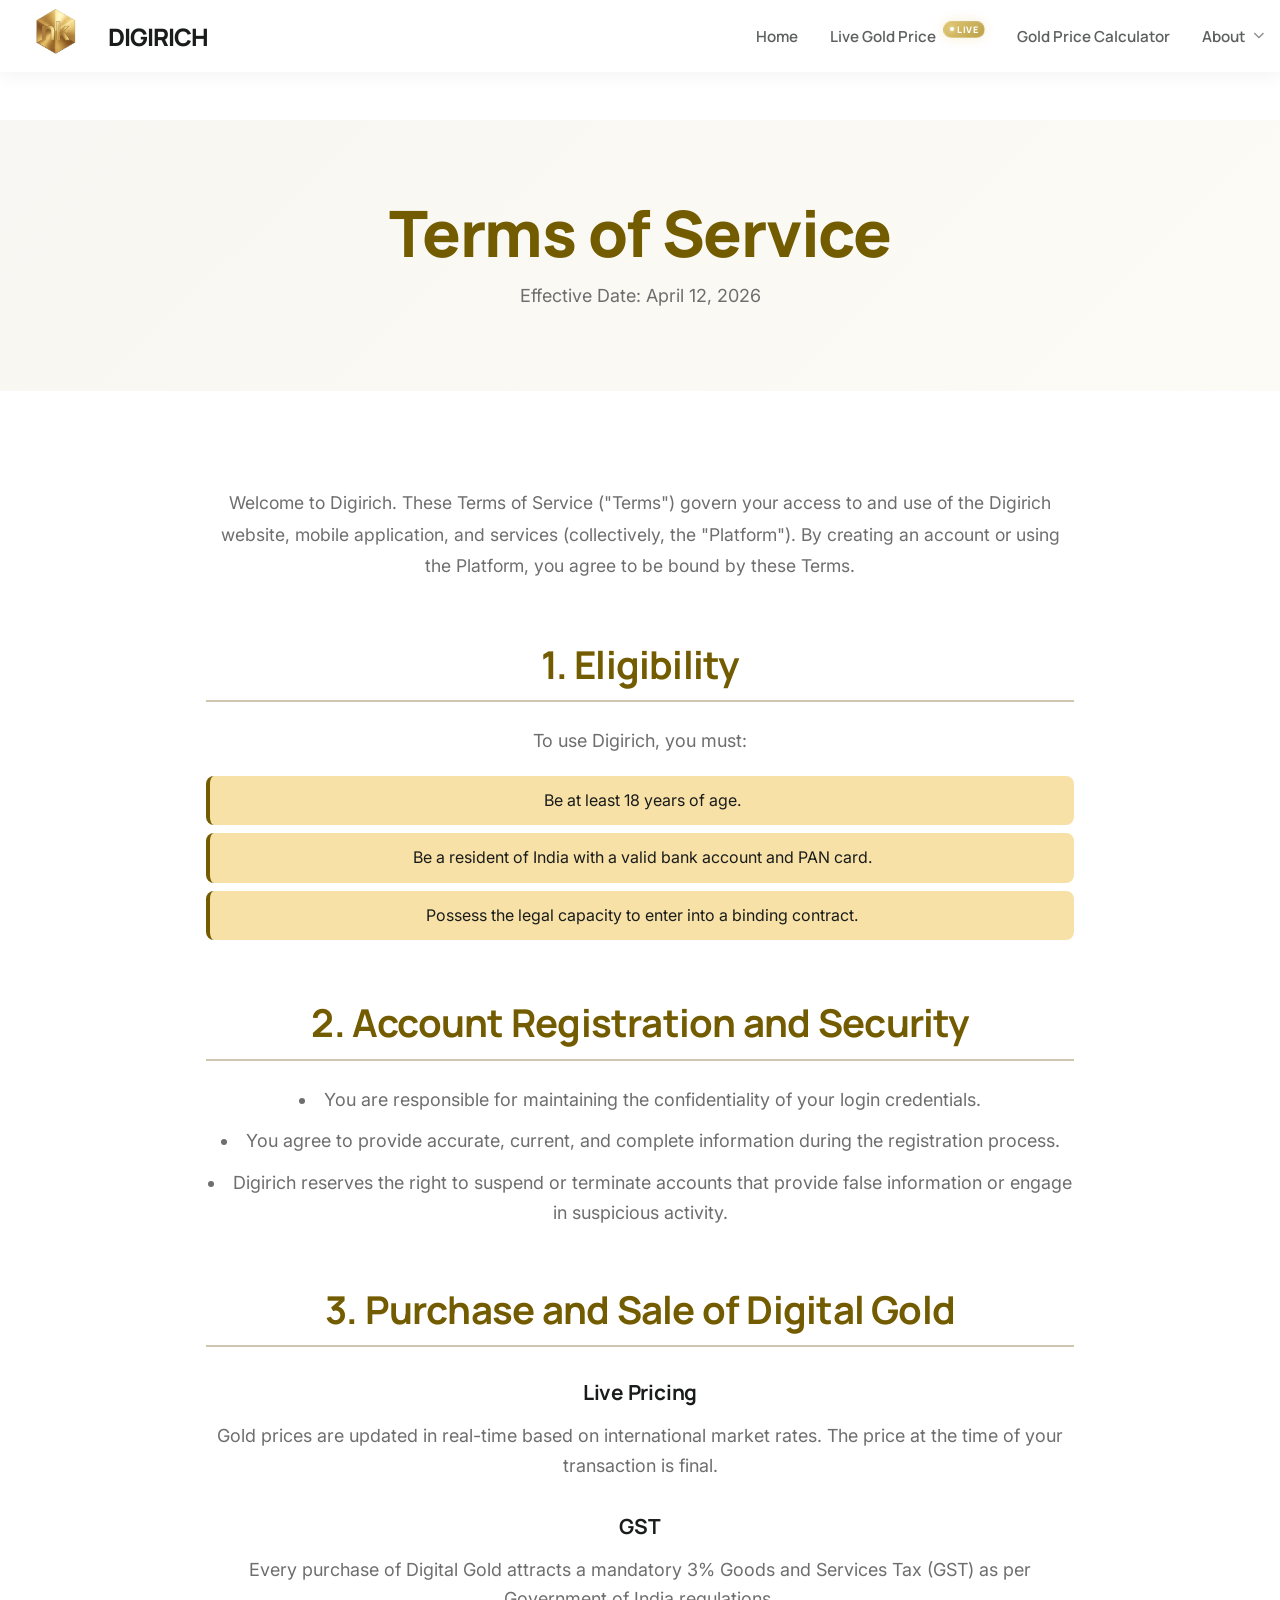
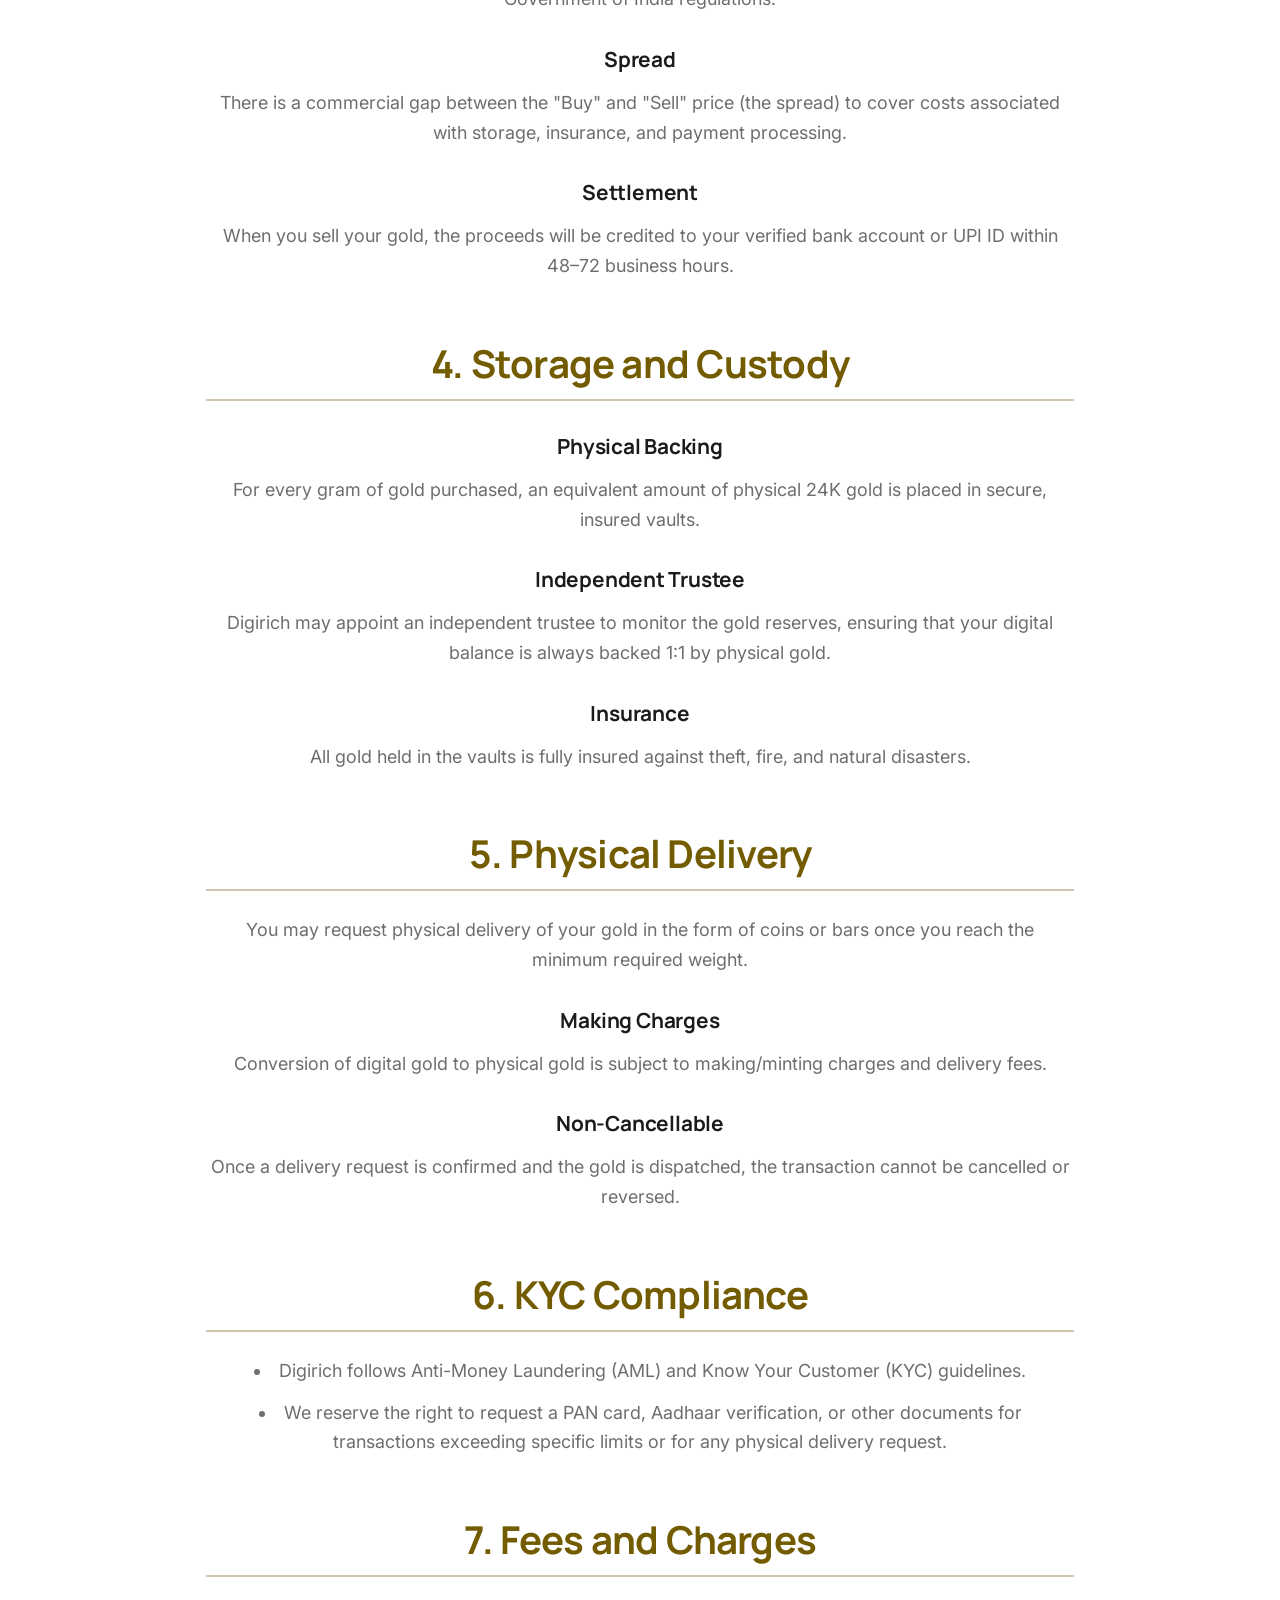
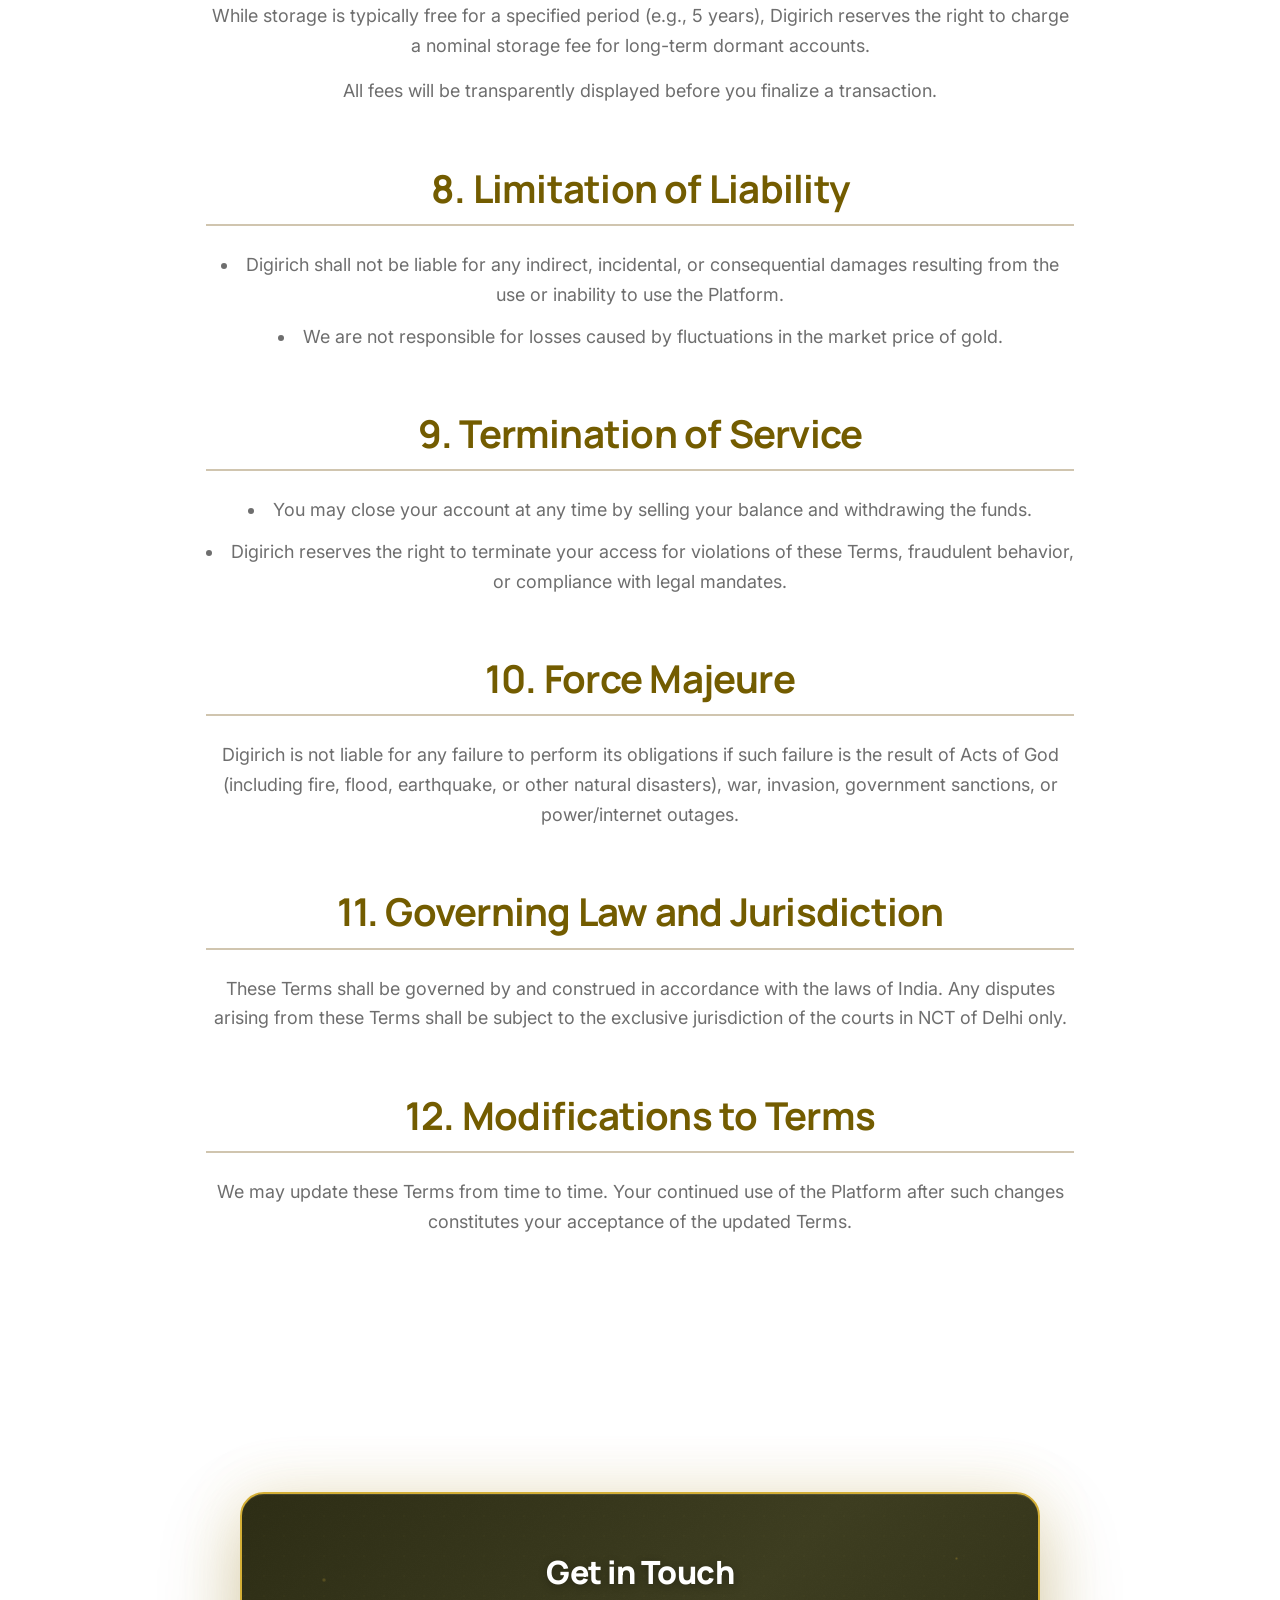
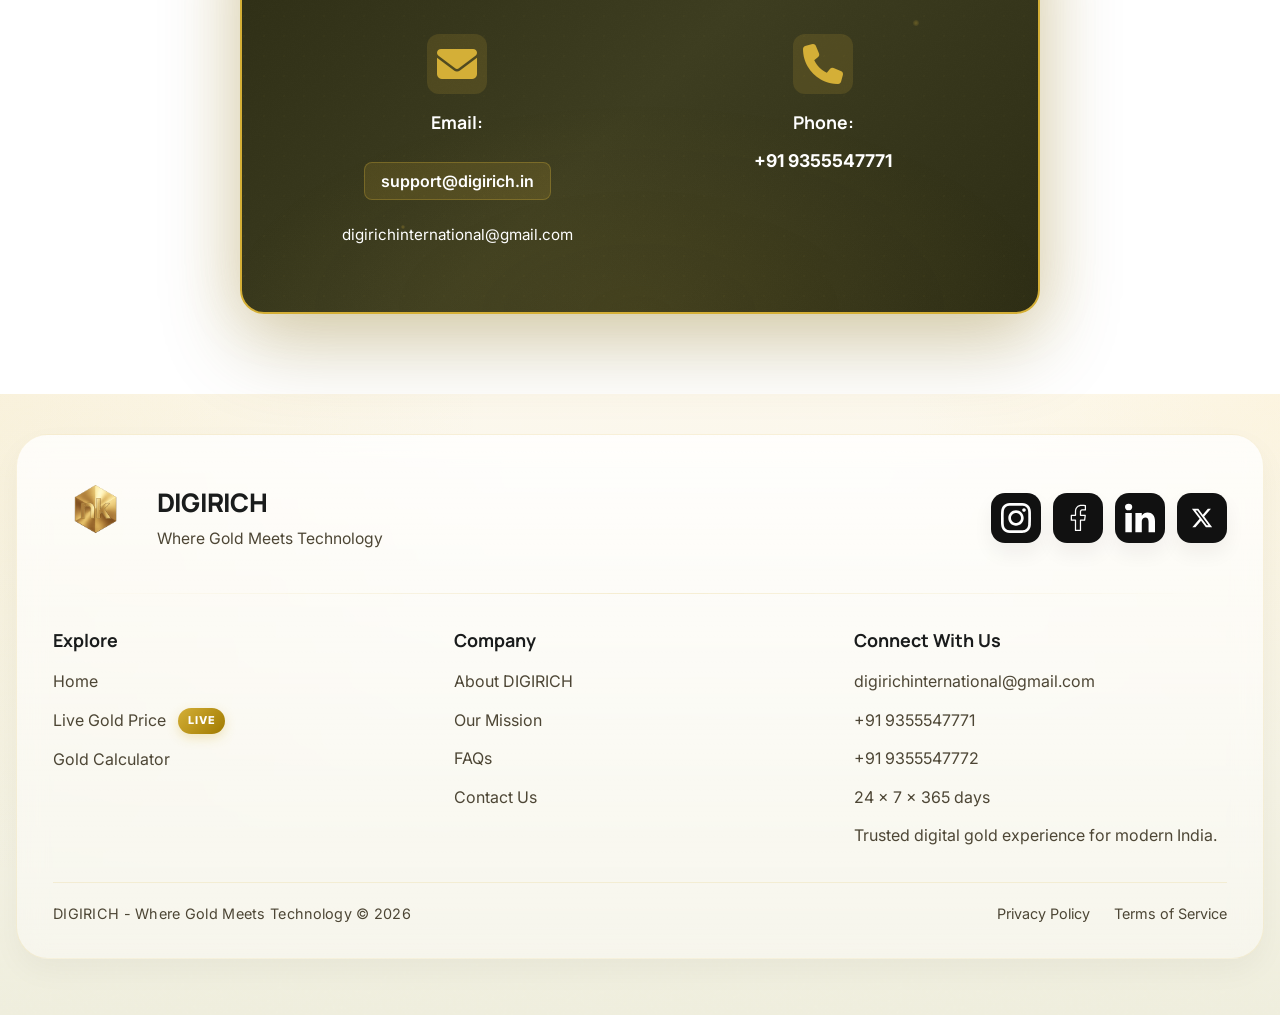
<file: terms-of-service/index.html>
<!DOCTYPE html>
<html lang="en">

<head>
  <meta charset="utf-8">
  <meta name="viewport" content="width=device-width, initial-scale=1.0">
  <title>Terms of Service | DIGIRICH - Digital Gold Platform</title>
  <link rel="preconnect" href="https://fonts.googleapis.com">
  <link rel="preconnect" href="https://fonts.gstatic.com" crossorigin>
  <link href="https://fonts.googleapis.com/css2?family=Outfit:wght@300;400;500;600;700;800&display=swap"
    rel="stylesheet">
  <link
    href="https://fonts.googleapis.com/css2?family=Manrope:wght@400;600;700;800&family=Inter:wght@300;400;500;600&display=swap"
    rel="stylesheet">
  <link href="https://fonts.googleapis.com/css2?family=Material+Symbols+Outlined:wght,FILL@100..700,0..1&display=swap"
    rel="stylesheet">
  <link rel="stylesheet" href="https://cdnjs.cloudflare.com/ajax/libs/font-awesome/6.4.0/css/all.min.css" />
  <link rel="stylesheet" href="../assets/css/style.css" />
  <link rel="icon" type="image/svg+xml" href="../assets/images/favicon-gold.svg" />
  <style>
    :root {
      --color-background: #ffffff;
      --color-surface: #ffffff;
      --color-surface-low: #ffffff;
      --color-surface-mid: #ffffff;
      --color-text: #1a1c1c;
      --color-text-muted: #4d4635;
      --color-primary: #735c00;
      --color-primary-bright: #d4af37;
      --color-secondary-bg: #f7e1a6;
      --color-secondary-text: #736334;
      --color-outline: #d0c5af;
      --shadow-soft: 0 10px 30px rgba(0, 0, 0, 0.08);
      --shadow-strong: 0 18px 45px rgba(0, 0, 0, 0.14);
      --radius-sm: 8px;
      --radius-md: 12px;
      --radius-lg: 24px;
      --radius-full: 999px;
      --container: 1280px;
    }

    * {
      box-sizing: border-box;
    }

    html {
      scroll-behavior: smooth;
    }

    body {
      margin: 0;
      background: var(--color-background);
      color: var(--color-text);
      font-family: "Inter", sans-serif;
    }

    img {
      display: block;
      max-width: 100%;
    }

    a {
      color: inherit;
      text-decoration: none;
    }

    .material-symbols-outlined {
      font-variation-settings: "FILL" 0, "wght" 300, "GRAD" 0, "opsz" 24;
    }

    .container {
      width: min(100% - 32px, var(--container));
      margin: 0 auto;
    }

    .top-nav {
      position: fixed;
      top: 0;
      left: 0;
      width: 100%;
      z-index: 1000;
      background: rgba(255, 255, 255, 0.92);
      -webkit-backdrop-filter: blur(18px);
      backdrop-filter: blur(18px);
      box-shadow: 0 4px 18px rgba(0, 0, 0, 0.05);
    }

    .top-nav-inner {
      display: flex;
      align-items: center;
      justify-content: space-between;
      gap: 24px;
      height: 72px;
      padding: 0;
    }

    .top-nav-brand {
      font-family: "Manrope", sans-serif;
      font-size: 1.5rem;
      font-weight: 800;
      letter-spacing: -0.04em;
      display: flex;
      align-items: center;
      gap: 12px;
    }

    .top-nav-logo {
      height: 80px;
      width: auto;
    }

    .nav-links {
      display: flex;
      align-items: center;
      gap: 32px;
      font-family: "Manrope", sans-serif;
      font-weight: 600;
    }

    .nav-link {
      opacity: 0.7;
      transition: color 0.3s ease, opacity 0.3s ease;
      font-size: 0.95rem;
    }

    .nav-link:hover {
      color: var(--color-primary);
      opacity: 1;
    }

    .nav-link.active {
      color: var(--color-primary);
      opacity: 1;
    }

    .nav-button {
      border: 2px solid var(--color-primary);
      color: var(--color-primary);
      padding: 10px 20px;
      border-radius: var(--radius-md);
      font-family: "Manrope", sans-serif;
      font-size: 0.95rem;
      font-weight: 700;
      cursor: pointer;
      transition: all 0.3s ease;
      background: transparent;
    }

    .nav-button:hover {
      background: var(--color-primary);
      color: white;
    }

    main {
      padding-top: 120px;
    }

    .hero-section {
      position: relative;
      text-align: center;
      padding: 80px 0;
      background: linear-gradient(135deg, rgba(115, 92, 0, 0.05) 0%, rgba(212, 175, 55, 0.05) 100%);
    }

    .hero-section h1 {
      font-family: "Manrope", sans-serif;
      font-size: clamp(2.5rem, 5vw, 4rem);
      font-weight: 800;
      letter-spacing: -0.02em;
      line-height: 1.02;
      margin: 0 0 16px 0;
      color: var(--color-primary);
    }

    .hero-section p {
      font-size: 18px;
      line-height: 1.65;
      letter-spacing: 0;
      color: #6e6e6e;
      margin: 0;
    }

    .content-section {
      padding: 80px 0;
      max-width: 900px;
      margin: 0 auto;
      text-align: center;
    }

    .content-section h2 {
      font-family: "Manrope", sans-serif;
      font-size: clamp(1.8rem, 3vw, 2.5rem);
      font-weight: 700;
      line-height: 1.2;
      letter-spacing: -0.02em;
      margin: 60px 0 24px 0;
      color: var(--color-primary);
      padding-bottom: 12px;
      border-bottom: 2px solid var(--color-outline);
    }

    .content-section h2:first-child {
      margin-top: 0;
    }

    .content-section h3 {
      font-family: "Manrope", sans-serif;
      font-size: 1.3rem;
      font-weight: 700;
      line-height: 1.25;
      letter-spacing: -0.01em;
      margin: 32px 0 16px 0;
      color: var(--color-text);
    }

    .content-section p {
      font-size: 18px;
      line-height: 1.65;
      letter-spacing: 0;
      margin: 16px 0;
      color: #6e6e6e;
    }

    .content-section ul,
    .content-section ol {
      margin: 20px 0;
      padding-left: 0;
      list-style-position: inside;
    }

    .content-section li {
      margin: 12px 0;
      line-height: 1.65;
      letter-spacing: 0;
      color: #6e6e6e;
      font-size: 18px;
    }

    .section-list {
      display: grid;
      gap: 8px;
      margin: 20px 0;
    }

    .section-list-item {
      padding: 12px 16px;
      background: var(--color-secondary-bg);
      border-left: 4px solid var(--color-primary);
      border-radius: var(--radius-sm);
      color: var(--color-text);
      line-height: 1.6;
    }

    .footer-section {
      background: var(--color-surface-low);
      padding: 80px 0;
      margin-top: 80px;
      position: relative;
      overflow: visible;
    }

    .footer-section .container {
      position: relative;
      z-index: 1;
    }

    .footer-section h2 {
      color: var(--color-text);
      text-align: center;
      font-size: clamp(2rem, 4vw, 3rem);
      margin: 0 0 60px 0;
    }

    .contact-box {
      background: linear-gradient(135deg, #2d2d15 0%, #3d3d20 50%, #2d2d15 100%);
      border: 2px solid var(--color-primary-bright);
      padding: 56px 48px;
      border-radius: 24px;
      margin: 0 auto;
      max-width: 800px;
      box-shadow:
        0 30px 80px rgba(115, 92, 0, 0.3),
        inset 0 1px 0 rgba(255, 255, 255, 0.1),
        0 0 60px rgba(212, 175, 55, 0.15);
      position: relative;
      overflow: visible;
      transition: all 0.3s ease;
    }

    .contact-box:hover {
      transform: translateY(-4px);
    }

    .contact-box::before {
      content: "";
      position: absolute;
      top: 0;
      left: 0;
      right: 0;
      bottom: 0;
      background-image:
        radial-gradient(circle at 2px 2px, rgba(212, 175, 55, 0.03) 1px, transparent 1px),
        radial-gradient(ellipse 600px 300px at 50% 100%, rgba(212, 175, 55, 0.08) 0%, transparent 70%);
      background-size: 20px 20px, 100% 100%;
      pointer-events: none;
      border-radius: 24px;
    }

    .contact-box::after {
      content: "";
      position: absolute;
      top: 0;
      left: 0;
      right: 0;
      bottom: 0;
      background-image:
        url('data:image/svg+xml,%3Csvg viewBox="0 0 400 400" xmlns="http://www.w3.org/2000/svg"%3E%3Cfilter id="noise"%3E%3CfeTurbulence type="fractalNoise" baseFrequency="0.9" numOctaves="4" seed="2" result="noise" /%3E%3CfeColorMatrix in="noise" type="saturate" values="0" /%3E%3C/filter%3E%3Crect width="400" height="400" filter="url(%23noise)" opacity="0.02"/%3E%3C/svg%3E');
      pointer-events: none;
      border-radius: 24px;
      opacity: 0.5;
      z-index: 1;
    }

    .contact-box .particle {
      position: absolute;
      width: 4px;
      height: 4px;
      background: radial-gradient(circle, var(--color-primary-bright), transparent);
      border-radius: 50%;
      pointer-events: none;
      opacity: 0.3;
      z-index: 0;
    }

    .contact-box .particle:nth-child(1) {
      top: 20%;
      left: 10%;
    }

    .contact-box .particle:nth-child(2) {
      top: 30%;
      right: 15%;
      width: 6px;
      height: 6px;
    }

    .contact-box .particle:nth-child(3) {
      bottom: 20%;
      left: 20%;
    }

    .contact-box .particle:nth-child(4) {
      top: 15%;
      right: 10%;
      width: 3px;
      height: 3px;
    }

    .contact-box h3 {
      font-family: "Manrope", sans-serif;
      font-size: 2rem;
      font-weight: 800;
      color: #ffffff;
      margin: 0 0 40px 0;
      position: relative;
      z-index: 2;
      text-align: center;
      letter-spacing: -0.5px;
      text-shadow: 0 2px 8px rgba(0, 0, 0, 0.3);
    }

    .footer-contact {
      display: grid;
      grid-template-columns: 1fr 1fr;
      gap: 32px;
      position: relative;
      z-index: 2;
      margin: 0;
      padding: 0;
      background: none;
      box-shadow: none;
      border-radius: 0;
    }

    .contact-block {
      text-align: center;
      color: white;
    }

    .contact-icon {
      font-size: 2.5rem;
      margin-bottom: 16px;
      display: flex;
      align-items: center;
      justify-content: center;
      width: 60px;
      height: 60px;
      margin-left: auto;
      margin-right: auto;
      background: rgba(212, 175, 55, 0.15);
      border-radius: 12px;
      color: var(--color-primary-bright);
      transition: all 0.3s ease;
    }

    .contact-block:hover .contact-icon {
      background: rgba(212, 175, 55, 0.25);
      transform: scale(1.1);
    }

    .contact-label {
      font-family: "Manrope", sans-serif;
      font-size: 1.1rem;
      font-weight: 700;
      margin-bottom: 16px;
      display: block;
      color: white;
    }

    .contact-item {
      margin: 12px 0;
      position: relative;
      z-index: 2;
    }

    .contact-primary {
      display: inline-block;
      background: rgba(212, 175, 55, 0.15);
      border: 1px solid rgba(212, 175, 55, 0.3);
      color: white;
      padding: 8px 16px;
      border-radius: 8px;
      font-weight: 600;
      margin: 12px 0;
      font-size: 1rem;
      transition: all 0.3s ease;
    }

    .contact-primary:hover {
      background: rgba(212, 175, 55, 0.25);
      border-color: rgba(212, 175, 55, 0.5);
      box-shadow: 0 0 20px rgba(212, 175, 55, 0.2);
    }

    .contact-secondary {
      color: white;
      font-size: 0.95rem;
    }

    .footer-contact-link {
      color: white;
      text-decoration: none;
      transition: all 0.3s ease;
      display: inline-block;
    }

    .footer-contact-link:hover {
      color: var(--color-primary-bright);
      transform: translateY(-3px);
    }



    @media (max-width: 1024px) {
      .top-nav-inner {
        flex-wrap: wrap;
        justify-content: center;
      }

      .nav-links {
        gap: 18px;
      }
    }

    @media (max-width: 768px) {
      .top-nav-inner {
        flex-direction: column;
        gap: 14px;
        padding: 12px 0;
      }

      .nav-links {
        width: 100%;
        flex-wrap: nowrap;
        gap: 14px;
        justify-content: center;
        overflow-x: auto;
        padding: 4px 0 2px;
      }

      .nav-link {
        white-space: nowrap;
        font-size: 0.86rem;
      }

      .nav-button {
        padding: 8px 16px;
        font-size: 0.86rem;
      }



      main {
        padding-top: 180px;
      }

      .hero-section {
        padding: 52px 0;
      }

      .hero-section h1 {
        font-size: clamp(2rem, 10vw, 2.6rem);
      }

      .content-section {
        padding: 48px 0;
      }

      .content-section h2 {
        margin-top: 44px;
        font-size: clamp(1.35rem, 7vw, 1.8rem);
      }

      .contact-box {
        padding: 34px 20px;
      }

      .footer-contact {
        grid-template-columns: 1fr;
        gap: 22px;
      }
    }

    @media (max-width: 480px) {
      .container {
        width: min(100% - 20px, var(--container));
      }

      main {
        padding-top: 170px;
      }

      .top-nav-logo {
        height: 68px;
      }

      .top-nav-brand {
        font-size: 1.2rem;
      }

      .contact-primary,
      .footer-contact-link {
        word-break: break-word;
      }
    }
  </style>
</head>

<body>
  <!-- Navigation -->
  <nav class="top-nav">
    <div class="container">
      <div class="top-nav-inner">
        <a href="../index.html" class="top-nav-brand">
          <img src="../assets/images/digirich-logo (1).svg" alt="DIGIRICH" class="top-nav-logo">
          <span>DIGIRICH</span>
        </a>
        <div class="nav-links">
          <a href="../index.html" class="nav-link">Home</a>
          <a href="../gold-rates/" class="nav-link">Live Gold Price <span class="live-tag">LIVE</span></a>
          <a href="../price-calculator/" class="nav-link">Gold Price Calculator</a>
          <div class="nav-dropdown">
            <a href="javascript:void(0)" class="nav-link dropdown-toggle">About <i class="fas fa-chevron-down"></i></a>
            <div class="dropdown-menu">
              <a href="../about/">Our Mission</a>
              <a href="../faq/">FAQs</a>
              <a href="../contact/">Contact Us</a>
            </div>
          </div>
        </div>
        <button class="menu-toggle" id="menuToggle" aria-label="Toggle navigation">
        <span class="hamburger-box">
          <span class="hamburger-inner"></span>
        </span>
      </button>
      </div>
    </div>
  </nav>

  <!-- Main Content -->
  <main>
    <!-- Hero Section -->
    <section class="hero-section">
      <div class="container">
        <h1>Terms of Service</h1>
        <p>Effective Date: April 12, 2026</p>
      </div>
    </section>

    <!-- Content Section -->
    <section class="content-section">
      <div class="container">
        <p style="font-size: 1.1rem; line-height: 1.8; margin-bottom: 40px;">
          Welcome to Digirich. These Terms of Service ("Terms") govern your access to and use of the Digirich website,
          mobile application, and services (collectively, the "Platform"). By creating an account or using the Platform,
          you agree to be bound by these Terms.
        </p>

        <!-- Section 1: Eligibility -->
        <h2>1. Eligibility</h2>
        <p>To use Digirich, you must:</p>
        <div class="section-list">
          <div class="section-list-item">Be at least 18 years of age.</div>
          <div class="section-list-item">Be a resident of India with a valid bank account and PAN card.</div>
          <div class="section-list-item">Possess the legal capacity to enter into a binding contract.</div>
        </div>

        <!-- Section 2: Account Registration and Security -->
        <h2>2. Account Registration and Security</h2>
        <ul>
          <li>You are responsible for maintaining the confidentiality of your login credentials.</li>
          <li>You agree to provide accurate, current, and complete information during the registration process.</li>
          <li>Digirich reserves the right to suspend or terminate accounts that provide false information or engage in
            suspicious activity.</li>
        </ul>

        <!-- Section 3: Purchase and Sale of Digital Gold -->
        <h2>3. Purchase and Sale of Digital Gold</h2>

        <h3>Live Pricing</h3>
        <p>Gold prices are updated in real-time based on international market rates. The price at the time of your
          transaction is final.</p>

        <h3>GST</h3>
        <p>Every purchase of Digital Gold attracts a mandatory 3% Goods and Services Tax (GST) as per Government of
          India regulations.</p>

        <h3>Spread</h3>
        <p>There is a commercial gap between the "Buy" and "Sell" price (the spread) to cover costs associated with
          storage, insurance, and payment processing.</p>

        <h3>Settlement</h3>
        <p>When you sell your gold, the proceeds will be credited to your verified bank account or UPI ID within 48–72
          business hours.</p>

        <!-- Section 4: Storage and Custody -->
        <h2>4. Storage and Custody</h2>

        <h3>Physical Backing</h3>
        <p>For every gram of gold purchased, an equivalent amount of physical 24K gold is placed in secure, insured
          vaults.</p>

        <h3>Independent Trustee</h3>
        <p>Digirich may appoint an independent trustee to monitor the gold reserves, ensuring that your digital balance
          is always backed 1:1 by physical gold.</p>

        <h3>Insurance</h3>
        <p>All gold held in the vaults is fully insured against theft, fire, and natural disasters.</p>

        <!-- Section 5: Physical Delivery -->
        <h2>5. Physical Delivery</h2>
        <p>You may request physical delivery of your gold in the form of coins or bars once you reach the minimum
          required weight.</p>

        <h3>Making Charges</h3>
        <p>Conversion of digital gold to physical gold is subject to making/minting charges and delivery fees.</p>

        <h3>Non-Cancellable</h3>
        <p>Once a delivery request is confirmed and the gold is dispatched, the transaction cannot be cancelled or
          reversed.</p>

        <!-- Section 6: KYC Compliance -->
        <h2>6. KYC Compliance</h2>
        <ul>
          <li>Digirich follows Anti-Money Laundering (AML) and Know Your Customer (KYC) guidelines.</li>
          <li>We reserve the right to request a PAN card, Aadhaar verification, or other documents for transactions
            exceeding specific limits or for any physical delivery request.</li>
        </ul>

        <!-- Section 7: Fees and Charges -->
        <h2>7. Fees and Charges</h2>
        <p>While storage is typically free for a specified period (e.g., 5 years), Digirich reserves the right to charge
          a nominal storage fee for long-term dormant accounts.</p>
        <p>All fees will be transparently displayed before you finalize a transaction.</p>

        <!-- Section 8: Limitation of Liability -->
        <h2>8. Limitation of Liability</h2>
        <ul>
          <li>Digirich shall not be liable for any indirect, incidental, or consequential damages resulting from the use
            or inability to use the Platform.</li>
          <li>We are not responsible for losses caused by fluctuations in the market price of gold.</li>
        </ul>

        <!-- Section 9: Termination of Service -->
        <h2>9. Termination of Service</h2>
        <ul>
          <li>You may close your account at any time by selling your balance and withdrawing the funds.</li>
          <li>Digirich reserves the right to terminate your access for violations of these Terms, fraudulent behavior,
            or compliance with legal mandates.</li>
        </ul>

        <!-- Section 10: Force Majeure -->
        <h2>10. Force Majeure</h2>
        <p>Digirich is not liable for any failure to perform its obligations if such failure is the result of Acts of
          God (including fire, flood, earthquake, or other natural disasters), war, invasion, government sanctions, or
          power/internet outages.</p>

        <!-- Section 11: Governing Law and Jurisdiction -->
        <h2>11. Governing Law and Jurisdiction</h2>
        <p>These Terms shall be governed by and construed in accordance with the laws of India. Any disputes arising
          from these Terms shall be subject to the exclusive jurisdiction of the courts in NCT of Delhi only.</p>

        <!-- Section 12: Modifications to Terms -->
        <h2>12. Modifications to Terms</h2>
        <p>We may update these Terms from time to time. Your continued use of the Platform after such changes
          constitutes your acceptance of the updated Terms.</p>
      </div>
    </section>

    <!-- Contact Section -->
    <section class="footer-section">
      <div class="container">
        <div class="contact-box">
          <!-- Floating particles -->
          <div class="particle"></div>
          <div class="particle"></div>
          <div class="particle"></div>
          <div class="particle"></div>

          <h3>Get in Touch</h3>

          <div class="footer-contact">
            <div class="contact-block">
              <div class="contact-icon">
                <i class="fas fa-envelope"></i>
              </div>
              <span class="contact-label">Email:</span>
              <div class="contact-item">
                <div class="contact-primary">
                  <a href="mailto:support@digirich.in" class="footer-contact-link">support@digirich.in</a>
                </div>
              </div>
              <div class="contact-item">
                <span class="contact-secondary">
                  <a href="mailto:digirichinternational@gmail.com"
                    class="footer-contact-link">digirichinternational@gmail.com</a>
                </span>
              </div>
            </div>

            <div class="contact-block">
              <div class="contact-icon">
                <i class="fas fa-phone"></i>
              </div>
              <span class="contact-label">Phone:</span>
              <div class="contact-item">
                <a href="tel:+919355547771" class="footer-contact-link" style="font-weight: 700; font-size: 1.1rem;">+91
                  9355547771</a>
              </div>
            </div>
          </div>
        </div>
      </div>
    </section>
  </main>

  <!-- Footer -->
  <footer class="site-footer">
    <div class="container">
      <div class="footer-shell">
        <div class="footer-top">
          <div class="footer-identity">
            <img src="../assets/images/digirich-logo (1).svg" alt="DIGIRICH" class="footer-logo">
            <div>
              <p class="footer-brand">DIGIRICH</p>
              <p class="footer-tagline">Where Gold Meets Technology</p>
            </div>
          </div>

          <div class="footer-socials">
            <a class="footer-social" href="https://www.instagram.com/digirichindia/?hl=en" aria-label="Instagram"
              target="_blank" rel="noopener noreferrer">
              <svg xmlns="http://www.w3.org/2000/svg" viewBox="0 0 2476 2476" aria-hidden="true">
                <path
                  d="M825.4 1238c0-227.9 184.7-412.7 412.6-412.7 227.9 0 412.7 184.8 412.7 412.7 0 227.9-184.8 412.7-412.7 412.7-227.9 0-412.6-184.8-412.6-412.7m-223.1 0c0 351.1 284.6 635.7 635.7 635.7s635.7-284.6 635.7-635.7-284.6-635.7-635.7-635.7S602.3 886.9 602.3 1238m1148-660.9c0 82 66.5 148.6 148.6 148.6 82 0 148.6-66.6 148.6-148.6s-66.5-148.5-148.6-148.5-148.6 66.5-148.6 148.5M737.8 2245.7c-120.7-5.5-186.3-25.6-229.9-42.6-57.8-22.5-99-49.3-142.4-92.6-43.3-43.3-70.2-84.5-92.6-142.3-17-43.6-37.1-109.2-42.6-229.9-6-130.5-7.2-169.7-7.2-500.3s1.3-369.7 7.2-500.3c5.5-120.7 25.7-186.2 42.6-229.9 22.5-57.8 49.3-99 92.6-142.4 43.3-43.3 84.5-70.2 142.4-92.6 43.6-17 109.2-37.1 229.9-42.6 130.5-6 169.7-7.2 500.2-7.2 330.6 0 369.7 1.3 500.3 7.2 120.7 5.5 186.2 25.7 229.9 42.6 57.8 22.4 99 49.3 142.4 92.6 43.3 43.3 70.1 84.6 92.6 142.4 17 43.6 37.1 109.2 42.6 229.9 6 130.6 7.2 169.7 7.2 500.3 0 330.5-1.2 369.7-7.2 500.3-5.5 120.7-25.7 186.3-42.6 229.9-22.5 57.8-49.3 99-92.6 142.3-43.3 43.3-84.6 70.1-142.4 92.6-43.6 17-109.2 37.1-229.9 42.6-130.5 6-169.7 7.2-500.3 7.2-330.5 0-369.7-1.2-500.2-7.2M727.6 7.5c-131.8 6-221.8 26.9-300.5 57.5-81.4 31.6-150.4 74-219.3 142.8C139 276.6 96.6 345.6 65 427.1 34.4 505.8 13.5 595.8 7.5 727.6 1.4 859.6 0 901.8 0 1238s1.4 378.4 7.5 510.4c6 131.8 26.9 221.8 57.5 300.5 31.6 81.4 73.9 150.5 142.8 219.3 68.8 68.8 137.8 111.1 219.3 142.8 78.8 30.6 168.7 51.5 300.5 57.5 132.1 6 174.2 7.5 510.4 7.5 336.3 0 378.4-1.4 510.4-7.5 131.8-6 221.8-26.9 300.5-57.5 81.4-31.7 150.4-74 219.3-142.8 68.8-68.8 111.1-137.9 142.8-219.3 30.6-78.7 51.6-168.7 57.5-300.5 6-132.1 7.4-174.2 7.4-510.4s-1.4-378.4-7.4-510.4c-6-131.8-26.9-221.8-57.5-300.5-31.7-81.4-74-150.4-142.8-219.3C2199.4 139 2130.3 96.6 2049 65c-78.8-30.6-168.8-51.6-300.5-57.5-132-6-174.2-7.5-510.4-7.5-336.3 0-378.4 1.4-510.5 7.5"
                  fill="currentColor"></path>
              </svg>
            </a>
            <a class="footer-social" href="https://www.facebook.com/profile.php?id=61570777766305" aria-label="Facebook"
              target="_blank" rel="noopener noreferrer">
              <svg xmlns="http://www.w3.org/2000/svg" enable-background="new 0 0 24 24" viewBox="0 0 24 24"
                aria-hidden="true">
                <path fill="currentColor"
                  d="M17.9902344,1.5957031c-1.0087891-0.1067505-2.0227051-0.1586304-3.0371094-0.1552734C11.5898438,1.4404297,9.5,3.5819702,9.5,7.0302734v2.3408203H6.6748047c-0.276001-0.0001831-0.4998779,0.2234497-0.5,0.4994507v3.8511353c-0.0001831,0.276001,0.2234497,0.4998169,0.4994507,0.5H9.5v7.71875c-0.0001831,0.276001,0.2234497,0.4998169,0.4994507,0.5h3.9780884c0.276001,0.0001831,0.4998169-0.2234497,0.5-0.4994507v-7.7192993h2.8164673c0.2512207-0.000061,0.463501-0.1864014,0.4960938-0.4355469l0.4970703-3.8505859c0.0357056-0.2736816-0.1572266-0.5245361-0.4309692-0.5602417c-0.0216064-0.0028076-0.043335-0.0042114-0.0651245-0.0042114h-3.3135376V7.4121094c0-0.9697266,0.1953125-1.375,1.4082031-1.375l2.0390625-0.0009766c0.276001,0.0001221,0.4998169-0.2234497,0.5-0.4994507V2.0917969C18.4248657,1.8408203,18.2390137,1.6286621,17.9902344,1.5957031z M17.4248047,5.0361328l-1.5390625,0.0009766c-2.1582031,0-2.4082031,1.3554688-2.4082031,2.375v2.4590454c-0.0001221,0.2759399,0.2234497,0.4998169,0.4994507,0.499939h3.2456665l-0.3681641,2.8505859h-2.8769531c-0.276001-0.0001221-0.4998169,0.2234497-0.5,0.4994507v7.7192993H10.5v-7.71875c0.0001831-0.276001-0.2234497-0.4998169-0.4993896-0.5H7.1748047v-2.8505859H10c0.276001,0.0001831,0.4998169-0.2234497,0.5-0.4994507V7.0302734c0-2.8740234,1.664978-4.5898438,4.453125-4.5898438c1.0087891,0,1.9199219,0.0546875,2.4716797,0.1025391V5.0361328z">
                </path>
              </svg>
            </a>
            <a class="footer-social" href="https://www.linkedin.com/in/digirich-india-29a139403/" aria-label="LinkedIn"
              target="_blank" rel="noopener noreferrer">
              <svg xmlns="http://www.w3.org/2000/svg" viewBox="0 5 1036 990" aria-hidden="true">
                <path
                  d="M0 120c0-33.334 11.667-60.834 35-82.5C58.333 15.833 88.667 5 126 5c36.667 0 66.333 10.666 89 32 23.333 22 35 50.666 35 86 0 32-11.333 58.666-34 80-23.333 22-54 33-92 33h-1c-36.667 0-66.333-11-89-33S0 153.333 0 120zm13 875V327h222v668H13zm345 0h222V622c0-23.334 2.667-41.334 8-54 9.333-22.667 23.5-41.834 42.5-57.5 19-15.667 42.833-23.5 71.5-23.5 74.667 0 112 50.333 112 151v357h222V612c0-98.667-23.333-173.5-70-224.5S857.667 311 781 311c-86 0-153 37-201 111v2h-1l1-2v-95H358c1.333 21.333 2 87.666 2 199 0 111.333-.667 267.666-2 469z"
                  fill="currentColor"></path>
              </svg>
            </a>
            <a class="footer-social" href="https://x.com/DigirichIndia" aria-label="X" target="_blank"
              rel="noopener noreferrer">
              <svg xmlns="http://www.w3.org/2000/svg" viewBox="0 0 512 512" aria-hidden="true">
                <g clip-path="url(#clip0_84_15698)">
                  <path fill="currentColor"
                    d="M355.904 100H408.832L293.2 232.16L429.232 412H322.72L239.296 302.928L143.84 412H90.8805L214.56 270.64L84.0645 100H193.28L268.688 199.696L355.904 100ZM337.328 380.32H366.656L177.344 130.016H145.872L337.328 380.32Z">
                  </path>
                </g>
                <defs>
                  <clipPath id="clip0_84_15698">
                    <rect width="512" height="512" fill="#fff"></rect>
                  </clipPath>
                </defs>
              </svg>
            </a>
          </div>
        </div>

        <div class="footer-divider"></div>

        <div class="footer-grid">
          <div>
            <h3 class="footer-column-title">Explore</h3>
            <div class="footer-column-links">
              <a href="../index.html">Home</a>
              <a href="../gold-rates/">Live Gold Price <span class="footer-chip">Live</span></a>
              <a href="../price-calculator/">Gold Calculator</a>
            </div>
          </div>

          <div>
            <h3 class="footer-column-title">Company</h3>
            <div class="footer-column-links">
              <a href="../about/">About DIGIRICH</a>
              <a href="../about/">Our Mission</a>
              <a href="../faq/">FAQs</a>
              <a href="../contact/">Contact Us</a>
            </div>
          </div>

          <div>
            <h3 class="footer-column-title">Connect With Us</h3>
            <div class="footer-column-links">
              <a class="footer-contact-line"
                href="mailto:digirichinternational@gmail.com">digirichinternational@gmail.com</a>
              <a class="footer-contact-line" href="tel:+919355547771">+91 9355547771</a>
              <a class="footer-contact-line" href="tel:+919355547772">+91 9355547772</a>
              <span class="footer-contact-line">24 x 7 x 365 days</span>
              <span class="footer-contact-line">Trusted digital gold experience for modern India.</span>
            </div>
          </div>
        </div>

        <div class="footer-bottom">
          <p class="footer-copy">DIGIRICH - Where Gold Meets Technology &copy; 2026</p>
          <div class="footer-legal">
            <a href="../privacy-policy/">Privacy Policy</a>
            <a href="../terms-of-service/">Terms of Service</a>
          </div>
        </div>
      </div>
    </div>
  </footer>
</body>

</html>
</file>
<file: assets/css/style.css>
:root {
  --color-background: #ffffff;
  --color-surface: #ffffff;
  --color-surface-low: #ffffff;
  --color-surface-mid: #ffffff;
  --color-text: #1a1c1c;
  --color-text-muted: #4d4635;
  --color-primary: #735c00;
  --color-primary-bright: #d4af37;
  --color-secondary-bg: #f7e1a6;
  --color-secondary-text: #736334;
  --color-outline: #d0c5af;
  --shadow-soft: 0 10px 30px rgba(0, 0, 0, 0.08);
  --shadow-strong: 0 18px 45px rgba(0, 0, 0, 0.14);
  --radius-sm: 8px;
  --radius-md: 12px;
  --radius-lg: 24px;
  --radius-full: 999px;
  --container: 1280px;
  --bg: #f4f4f4;
  --panel: #ffffff;
  --text: #151515;
  --muted: #6e6e6e;
  --gold: #c8a227;
  --gold-dark: #8f6d00;
  --line: #e5e5e5;
}

* {
  box-sizing: border-box;
}

html {
  scroll-behavior: smooth;
}

body {
  margin: 0;
  background: var(--color-background);
  color: var(--color-text);
  font-family: "Inter", sans-serif;
  overflow-x: hidden;
}

a {
  color: inherit;
  text-decoration: none;
}

.container {
  width: min(100% - 32px, var(--container));
  margin: 0 auto;
}

.site-header {
  position: fixed;
  top: 0;
  left: 0;
  width: 100%;
  z-index: 1000;
  background: rgba(255, 255, 255, 0.92);
  backdrop-filter: blur(18px);
  box-shadow: 0 4px 18px rgba(0, 0, 0, 0.05);
}

.site-header .brand,
.site-header .nav a,
.site-header .btn-sm,
.site-header .menu-toggle {
  font-family: "Manrope", sans-serif;
}

.nav-wrap {
  display: flex;
  align-items: center;
  justify-content: space-between;
  min-height: auto;
  height: 72px;
  gap: 24px;
  padding: 0;
}

.brand {
  display: flex;
  align-items: center;
  gap: 12px;
  font-weight: 800;
  letter-spacing: -0.04em;
  font-size: 1.5rem;
  color: inherit;
  transition: opacity 0.3s ease;
}

.brand:hover {
  opacity: 0.8;
}

.brand-logo {
  height: 80px;
  width: auto;
  display: block;
}

.footer-logo {
  height: 86px;
  width: auto;
  display: block;
  margin-bottom: 8px;
}

.nav {
  display: flex;
  gap: 32px;
  align-items: center;
  background: transparent;
  border: 0;
  border-radius: 0;
  padding: 0;
  box-shadow: none;
  backdrop-filter: none;
  -webkit-backdrop-filter: none;
  font-family: "Manrope", sans-serif;
  font-weight: 700;
}

.nav a {
  position: relative;
  color: inherit;
  text-decoration: none;
  font-size: 1rem;
  font-weight: 700;
  padding: 0;
  opacity: 0.7;
  transition: color 0.3s ease, opacity 0.3s ease;
}

.nav a.active {
  color: var(--color-primary);
  opacity: 1;
  border-bottom: 2px solid var(--color-primary-bright);
  padding-bottom: 4px;
}

.nav a:hover {
  color: var(--color-primary);
  opacity: 1;
}

.nav a::after {
  content: "";
  position: absolute;
  left: 0;
  right: 0;
  bottom: 2px;
  height: 2px;
  border-radius: 999px;
  background: var(--gold);
  transform: scaleX(0);
  transform-origin: center;
  transition: transform 0.22s ease;
  display: none;
}

.nav a.active::after {
  transform: scaleX(1);
  display: none;
}

.nav a:hover::after {
  transform: scaleX(1);
}

.nav:hover a.active::after {
  transform: scaleX(0);
}

/* Dropdown Menu Styles */
.nav-dropdown {
  position: relative;
  display: flex;
  align-items: center;
}

.dropdown-toggle {
  display: flex;
  align-items: center;
  gap: 8px;
  cursor: pointer;
  padding: 8px 0;
  transition: color 0.3s ease;
}

.dropdown-toggle i {
  font-size: 0.7rem;
  transition: transform 0.3s cubic-bezier(0.4, 0, 0.2, 1);
  opacity: 0.7;
}

.dropdown-menu {
  position: absolute;
  top: 100%;
  left: 50%;
  transform: translateX(-50%) translateY(16px);
  background: #ffffff;
  min-width: max-content;
  border-radius: 16px;
  padding: 8px;
  box-shadow: 0 20px 50px rgba(0, 0, 0, 0.12);
  opacity: 0;
  visibility: hidden;
  transition: all 0.4s cubic-bezier(0.34, 1.56, 0.64, 1);
  z-index: 2000;
  border: 1px solid rgba(212, 175, 55, 0.12);
  pointer-events: none;
  display: flex;
  gap: 4px;
}

.nav-dropdown:hover .dropdown-menu,
.nav-dropdown.open .dropdown-menu {
  opacity: 1;
  visibility: visible;
  transform: translateX(-50%) translateY(4px);
  pointer-events: all;
  z-index: 2005;
}

.nav-dropdown:hover .dropdown-toggle i,
.nav-dropdown.open .dropdown-toggle i {
  transform: rotate(180deg);
  opacity: 1;
}

.dropdown-menu a {
  display: block !important;
  padding: 10px 16px !important;
  border-radius: 10px !important;
  font-size: 0.9rem !important;
  font-weight: 600 !important;
  color: var(--color-text) !important;
  opacity: 0.8 !important;
  transition: all 0.3s ease !important;
  border: none !important;
  white-space: nowrap;
}

.dropdown-menu a:last-child {
  margin-bottom: 0 !important;
}

.dropdown-menu a:hover {
  background: rgba(212, 175, 55, 0.12) !important;
  color: var(--color-primary) !important;
  opacity: 1 !important;
  transform: translateX(4px);
}

.dropdown-menu a.active {
  background: rgba(212, 175, 55, 0.08) !important;
  color: var(--color-primary) !important;
  opacity: 1 !important;
}

/* Mobile Navbar Dropdown Override */
@media (max-width: 960px) {
  .nav-dropdown {
    display: block;
    width: 100%;
  }

  .nav-dropdown .dropdown-toggle {
    display: flex;
    justify-content: space-between;
    align-items: center;
    font-size: 1.2rem;
    font-weight: 700;
    padding: 22px 0;
    width: 100%;
    color: var(--color-text);
    border-bottom: 1px solid rgba(0, 0, 0, 0.06);
  }

  .nav .nav-dropdown .dropdown-menu {
    position: static !important;
    transform: none !important;
    left: auto !important;
    right: auto !important;
    opacity: 1 !important;
    visibility: visible !important;
    display: none;
    box-shadow: none !important;
    border: none !important;
    background: #fdf9ee !important;
    min-width: 100% !important;
    width: 100% !important;
    margin: 8px 0 16px 0 !important;
    padding: 0 !important;
    pointer-events: auto;
    flex-direction: column !important;
    gap: 0 !important;
    border-radius: 12px;
    border-left: 3px solid var(--color-primary-bright);
    z-index: 2010;
  }

  .nav .nav-dropdown.open .dropdown-menu {
    display: flex !important;
    transform: none !important;
  }

  .nav .nav-dropdown .dropdown-menu a {
    padding: 16px 20px !important;
    margin: 0 !important;
    font-size: 1.15rem !important;
    font-weight: 700 !important;
    border-bottom: 1px solid rgba(212, 175, 55, 0.15) !important;
    display: block !important;
    width: 100% !important;
    opacity: 1 !important;
    color: #000000 !important;
    background: transparent !important;
    text-align: left !important;
    visibility: visible !important;
    text-indent: 0 !important;
    white-space: normal !important;
    z-index: 2025 !important;
    -webkit-text-fill-color: #000000 !important;
    letter-spacing: normal !important;
    line-height: 1.5 !important;
  }

  .nav .nav-dropdown .dropdown-menu a:hover {
    color: var(--color-primary-bright) !important;
    background: rgba(212, 175, 55, 0.1) !important;
  }

  .nav-dropdown .dropdown-menu a:last-child {
    border-bottom: none !important;
  }

  .nav-dropdown.open .dropdown-toggle i {
    transform: rotate(180deg);
  }
}



/* Live Tag Styles */
.live-tag {
  background: linear-gradient(135deg, #d4af37 0%, #a07a00 100%);
  color: #ffffff;
  font-size: 9px;
  font-weight: 800;
  padding: 1px 6px;
  border-radius: 20px;
  margin-left: 4px;
  text-transform: uppercase;
  letter-spacing: 0.5px;
  display: inline-flex;
  align-items: center;
  gap: 3px;
  box-shadow: 0 0 12px rgba(212, 175, 55, 0.3);
  animation: premium-blink 1s infinite ease-in-out;
  position: relative;
  top: -8px;
  vertical-align: middle;
  line-height: normal;
  border: 1px solid rgba(255, 255, 255, 0.2);
}

.live-tag::before {
  content: "";
  width: 4px;
  height: 4px;
  background: #fff;
  border-radius: 50%;
  display: inline-block;
  box-shadow: 0 0 4px #fff;
}

.footer-chip {
  background: rgba(212, 175, 55, 0.15);
  color: var(--color-primary-bright);
  font-size: 0.7rem;
  font-weight: 700;
  padding: 2px 10px;
  border-radius: 20px;
  margin-left: 8px;
  border: 1px solid rgba(212, 175, 55, 0.3);
  animation: premium-blink 1s infinite ease-in-out;
  text-transform: uppercase;
  letter-spacing: 1px;
}

@keyframes premium-blink {
  0% { opacity: 1; transform: scale(1); }
  50% { opacity: 0.5; transform: scale(0.92); }
  100% { opacity: 1; transform: scale(1); }
}

main {
  padding-top: 88px;
}


.menu-toggle {
  display: none;
  background: #fff;
  border: 1px solid var(--line);
  width: 42px;
  height: 42px;
  position: relative;
  cursor: pointer;
  z-index: 1002;
  border-radius: 10px;
  padding: 0;
  transition: all 0.3s ease;
}

.hamburger-box {
  width: 24px;
  height: 14px;
  display: inline-block;
  position: relative;
  vertical-align: middle;
}

.hamburger-inner, 
.hamburger-inner::before, 
.hamburger-inner::after {
  width: 24px;
  height: 2px;
  background-color: var(--color-text);
  border-radius: 4px;
  position: absolute;
  transition: transform 0.3s cubic-bezier(0.4, 0, 0.2, 1), opacity 0.3s ease;
}

.hamburger-inner {
  top: 50%;
  transform: translateY(-50%);
}

.hamburger-inner::before, 
.hamburger-inner::after {
  content: "";
  left: 0;
}

.hamburger-inner::before {
  top: -7px;
}

.hamburger-inner::after {
  bottom: -7px;
}

.menu-toggle.active {
  border-color: var(--color-primary-bright);
  background: var(--color-primary-bright);
}

.menu-toggle.active .hamburger-inner {
  background-color: transparent;
}

.menu-toggle.active .hamburger-inner::before {
  transform: rotate(45deg) translate(5px, 5px);
  background-color: #fff;
}

.menu-toggle.active .hamburger-inner::after {
  transform: rotate(-45deg) translate(5px, -5px);
  background-color: #fff;
}

.btn {
  display: inline-flex;
  align-items: center;
  justify-content: center;
  gap: 8px;
  border-radius: 12px;
  border: 1px solid transparent;
  padding: 12px 22px;
  font-weight: 600;
  text-decoration: none;
  transition: 0.25s ease;
}

.btn-sm {
  padding: 11px 21px;
  border-radius: 14px;
  font-size: 16px;
}

.btn-primary {
  background: linear-gradient(135deg, #d4af37 0%, #a07a00 100%);
  color: #fff;
  border: 0;
}

.btn-primary:hover {
  transform: translateY(-1px);
  filter: brightness(1.03);
}

.btn-outline {
  border-color: #d9d9d9;
  color: #111;
  background: #fff;
}

.btn-outline:hover {
  border-color: #bcbcbc;
}

.hero {
  padding: 72px 0;
  background: #ffffff;
  overflow: hidden;
}

.hero-grid {
  display: grid;
  grid-template-columns: minmax(0, 1fr) minmax(0, 1fr);
  gap: 84px;
  align-items: start;
}

.hero-copy,
.hero-card {
  min-width: 0;
}

.badge {
  display: inline-block;
  font-size: 11px;
  letter-spacing: 0.08em;
  color: #6f6546;
  border: 1px solid #e6ddc3;
  background: #f9f4e2;
  border-radius: 999px;
  padding: 8px 12px;
}

.hero h1 {
  font-size: clamp(40px, 6vw, 68px);
  line-height: 0.98;
  letter-spacing: -0.02em;
  margin: 18px 0;
}

.hero h1 span {
  color: var(--gold-dark);
}

.hero-copy p {
  max-width: 560px;
  color: var(--muted);
  font-size: 18px;
}

.hero-actions {
  display: flex;
  flex-wrap: wrap;
  gap: 14px;
  margin-top: 28px;
}

.hero-card {
  background: transparent;
  border-radius: 28px;
  min-height: 540px;
  display: grid;
  place-items: start center;
  position: relative;
  overflow: visible;
  border: 0;
  padding-left: 0;
}

.hero-visual {
  position: relative;
  width: min(100%, 760px);
  max-width: 100%;
  height: 540px;
  z-index: 1;
  overflow: visible;
  isolation: isolate;
  transform-style: preserve-3d;
  perspective: 1200px;
  margin-left: 0;
}

.hero-ambient {
  position: absolute;
  border-radius: 50%;
  filter: blur(8px);
  pointer-events: none;
}

.glow-a {
  width: 260px;
  height: 160px;
  right: 26px;
  top: 44px;
  background: radial-gradient(circle at 30% 30%, rgba(255, 176, 228, 0.46), rgba(255, 176, 228, 0));
}

.glow-b {
  width: 320px;
  height: 220px;
  left: 36px;
  bottom: 40px;
  background: radial-gradient(circle at 50% 40%, rgba(173, 130, 244, 0.26), rgba(173, 130, 244, 0));
}

.hero-shadow {
  position: absolute;
  left: 44%;
  bottom: 10px;
  width: 270px;
  height: 42px;
  border-radius: 999px;
  transform: translateX(-50%);
  background: radial-gradient(circle at center, rgba(121, 99, 173, 0.36), rgba(121, 99, 173, 0));
  filter: blur(7px);
  opacity: 0.25;
  z-index: 1;
}

.orbit-system {
  position: absolute;
  inset: 0;
  transform-style: preserve-3d;
  z-index: 3;
}

.orbit-core {
  position: absolute;
  left: 58%;
  top: 46%;
  width: 22px;
  height: 22px;
  border-radius: 50%;
  transform: translate(-50%, -50%);
  background: radial-gradient(circle at 35% 35%, #fff7db 0%, #f0c857 42%, #a77209 100%);
  box-shadow:
    0 0 0 14px rgba(240, 200, 87, 0.14),
    0 0 40px rgba(240, 200, 87, 0.35),
    0 0 94px rgba(225, 168, 59, 0.22);
  z-index: 8;
}

.orbit-core-pulse {
  position: absolute;
  inset: -24px;
  border-radius: 50%;
  border: 1px solid rgba(255, 224, 144, 0.22);
  background: radial-gradient(circle, rgba(255, 239, 184, 0.18) 0%, rgba(255, 239, 184, 0) 68%);
  animation: orbit-pulse 4.8s ease-in-out infinite;
}

.orbit-ring {
  position: absolute;
  left: 58%;
  top: 46%;
  border-radius: 50%;
  transform: translate(-50%, -50%) rotateZ(-34deg) rotateX(72deg) rotateY(-12deg);
  transform-style: preserve-3d;
  border: 1px solid rgba(193, 156, 49, 0.18);
  box-shadow:
    inset 0 0 18px rgba(255, 227, 144, 0.05),
    0 0 18px rgba(237, 194, 73, 0.06);
}

.ring-a {
  width: 520px;
  height: 296px;
}

.ring-b {
  width: 660px;
  height: 372px;
  opacity: 0.7;
}

.ring-c {
  width: 790px;
  height: 446px;
  opacity: 0.42;
}

.coin-orbit {
  position: absolute;
  inset: 0;
  transform-style: preserve-3d;
  z-index: 5;
}

.hero-coin {
  position: absolute;
  left: 58%;
  top: 46%;
  width: 96px;
  height: 96px;
  border-radius: 50%;
  transform-style: preserve-3d;
  transform: translateZ(0);
  background:
    radial-gradient(circle at 30% 24%, #fff8d6 0%, #f7d86e 36%, #ddab34 68%, #95680a 100%);
  border: 1px solid rgba(152, 103, 6, 0.46);
  box-shadow:
    inset 0 1px 0 rgba(255, 249, 214, 0.86),
    inset 0 -6px 10px rgba(124, 79, 3, 0.18),
    0 14px 28px rgba(156, 109, 6, 0.16);
}

.hero-coin::before {
  content: "";
  position: absolute;
  inset: 10px;
  border-radius: 50%;
  border: 2px solid rgba(140, 95, 10, 0.36);
  background:
    radial-gradient(circle at 30% 26%, rgba(255, 248, 209, 0.58), rgba(255, 231, 150, 0.08));
}

.hero-coin::after {
  content: "₹";
  position: absolute;
  top: 50%;
  left: 50%;
  transform: translate(-50%, -50%);
  font-size: 34px;
  letter-spacing: 0;
  font-weight: 700;
  line-height: 1;
  color: rgba(143, 100, 8, 0.5);
  text-shadow:
    0 1px 0 rgba(255, 240, 182, 0.4),
    0 -1px 0 rgba(120, 80, 6, 0.22);
  opacity: 0.95;
  pointer-events: none;
}

.coin-a,
.coin-b,
.coin-c,
.coin-d,
.coin-e,
.coin-f,
.coin-g,
.coin-h {
  width: 96px;
  height: 96px;
}

.hero-coin {
  will-change: transform;
}

.coin-a,
.coin-e {
  width: 102px;
  height: 102px;
}

.no-scroll {
  overflow: hidden;
}

.coin-c,
.coin-g {
  width: 90px;
  height: 90px;
}

.coin-d,
.coin-h {
  width: 86px;
  height: 86px;
}

.trust-strip {
  border-top: 1px solid var(--line);
  border-bottom: 1px solid var(--line);
  background: #fff;
}

.trust-grid {
  min-height: 90px;
  display: grid;
  grid-template-columns: repeat(3, 1fr);
  place-items: center;
  gap: 12px;
  color: #5f5f5f;
  font-weight: 500;
}

.trust-item {
  display: inline-flex;
  align-items: center;
  justify-content: center;
  gap: 10px;
  font-size: 14px;
  letter-spacing: 0.01em;
}

.trust-icon {
  width: 34px;
  height: 34px;
  border-radius: 50%;
  display: inline-grid;
  place-items: center;
  background: #f7f1de;
  border: 1px solid #e8dcc0;
  color: #9d7a10;
  font-size: 16px;
  line-height: 1;
  flex: 0 0 auto;
}

.section-pad {
  padding: 84px 0;
}

h2 {
  text-align: center;
  font-size: clamp(34px, 4vw, 48px);
  margin: 0;
  letter-spacing: -0.02em;
}

h2 span {
  color: var(--gold);
}

.section-sub {
  max-width: 720px;
  margin: 16px auto 0;
  text-align: center;
  color: var(--muted);
}

.step-icon,
.feature-icon {
  width: 60px;
  height: 60px;
  margin: 0 auto 14px;
  border-radius: 18px;
  background:
    radial-gradient(circle at 30% 30%, rgba(255, 255, 255, 0.9), rgba(255, 255, 255, 0) 58%),
    linear-gradient(145deg, #fbf3dd 0%, #f3e5bd 100%);
  display: grid;
  place-items: center;
  border: 1px solid rgba(200, 162, 39, 0.14);
  box-shadow:
    inset 0 1px 0 rgba(255, 255, 255, 0.85),
    0 10px 24px rgba(184, 144, 27, 0.08);
  transition:
    transform 0.35s ease,
    box-shadow 0.35s ease,
    background 0.35s ease;
  position: relative;
  overflow: hidden;
}

.feature-icon::after {
  content: "";
  position: absolute;
  inset: 0;
  background: linear-gradient(135deg, rgba(255, 255, 255, 0.52), rgba(255, 255, 255, 0) 62%);
  opacity: 0.8;
  pointer-events: none;
}

.feature-icon svg {
  width: 30px;
  height: 30px;
  stroke: #8f6d00;
  stroke-width: 1.8;
  stroke-linecap: round;
  stroke-linejoin: round;
  fill: none;
  transition:
    transform 0.35s ease,
    stroke 0.35s ease;
}

.feature-icon .icon-accent {
  fill: #d8b442;
  stroke: none;
}

.feature-icon .icon-dot {
  fill: #b9850f;
  stroke: none;
}

.step h3,
.feature-card h3 {
  margin: 0;
  font-size: 22px;
}

.step p,
.feature-card p {
  margin: 10px 0 0;
  color: #666;
  line-height: 1.5;
}

.steps {
  background: #fff;
}

.phone-showcase {
  margin-top: 44px;
  display: grid;
  grid-template-columns: repeat(4, 1fr);
  gap: 18px;
}

.phone-card {
  position: relative;
  border: 8px solid #32323a;
  border-radius: 36px;
  min-height: 320px;
  padding: 18px 14px 16px;
  color: #fff;
  overflow: hidden;
  text-align: center;
  filter: grayscale(1) saturate(0.15) brightness(0.88);
  transform: translateY(10px);
  opacity: 0.82;
  animation-duration: 8s;
  animation-timing-function: linear;
  animation-iteration-count: infinite;
}

.phone-showcase .phone-card:nth-child(1) { animation-name: phone-cycle-1; }
.phone-showcase .phone-card:nth-child(2) { animation-name: phone-cycle-2; }
.phone-showcase .phone-card:nth-child(3) { animation-name: phone-cycle-3; }
.phone-showcase .phone-card:nth-child(4) { animation-name: phone-cycle-4; }

.phone-card::after {
  content: "";
  position: absolute;
  left: 0;
  right: 0;
  bottom: -30px;
  height: 94px;
  background: linear-gradient(to bottom, rgba(255, 255, 255, 0), #fff 90%);
}

.phone-notch {
  width: 18px;
  height: 18px;
  border-radius: 50%;
  border: 4px solid #0d0d14;
  margin: 0 auto 12px;
  background: #1d2030;
}

.phone-card h3 {
  margin: 0;
  font-size: 16px;
  line-height: 1.25;
}

.phone-main {
  margin: 14px auto 10px;
  max-width: 210px;
  background: rgba(16, 16, 20, 0.55);
  border-radius: 10px;
  font-size: 35px;
  font-weight: 700;
  padding: 12px;
}

.phone-main span {
  font-size: 14px;
  font-weight: 400;
  color: #ddd;
}

.phone-tags {
  display: grid;
  grid-template-columns: repeat(3, 1fr);
  gap: 8px;
  max-width: 260px;
  margin: 0 auto;
}

.phone-tags span {
  background: rgba(18, 18, 24, 0.7);
  padding: 8px 0;
  border-radius: 8px;
  font-weight: 600;
  font-size: 13px;
}

.phone-tags .active {
  background: #c99e26;
}

.upi-grid {
  display: grid;
  grid-template-columns: repeat(4, 1fr);
  gap: 8px;
  margin-top: 14px;
}

.upi-grid span {
  display: grid;
  place-items: center;
  min-height: 44px;
  border-radius: 8px;
  background: rgba(245, 245, 245, 0.92);
  color: #2d2d2d;
  font-weight: 700;
  font-size: 13px;
}

.phone-btn {
  margin-top: 12px;
  width: 100%;
  border: 0;
  border-radius: 8px;
  background: #434349;
  color: #efefef;
  padding: 10px;
  font-weight: 600;
  font-family: inherit;
  font-size: 13px;
}

.locker {
  margin-top: 16px;
  font-size: 52px;
}

.phone-badges {
  display: grid;
  grid-template-columns: repeat(3, 1fr);
  gap: 6px;
  margin-top: 8px;
}

.phone-badges span {
  background: rgba(23, 22, 30, 0.75);
  border-radius: 8px;
  padding: 8px 6px;
  font-size: 12px;
  font-weight: 600;
}

.purple {
  background: linear-gradient(180deg, #86610d 0%, #bf8e24 72%, #f2e5c6 100%);
}

.gray {
  background: linear-gradient(180deg, #765910 0%, #b88b2d 72%, #efe3c7 100%);
}

.violet {
  background: linear-gradient(180deg, #70540f 0%, #b28321 72%, #f4e9d1 100%);
}

.dusk {
  background: linear-gradient(180deg, #664d11 0%, #a97f26 72%, #efe4ce 100%);
}

.store-wrap {
  margin-top: 14px;
}

.play-store-badge {
  margin: 0 auto;
  width: fit-content;
  display: inline-flex;
  align-items: center;
  gap: 8px;
  background: #111;
  border: 1px solid #444;
  border-radius: 9px;
  padding: 8px 10px;
}

.play-icon {
  font-size: 14px;
  color: #3adf76;
}

.play-store-badge small {
  display: block;
  font-size: 9px;
  letter-spacing: 0.08em;
  color: #aaa;
}

.play-store-badge strong {
  display: block;
  font-size: 14px;
  color: #fff;
  line-height: 1.1;
}

.store-wrap p {
  margin: 10px 0 0;
  font-size: 13px;
  line-height: 1.4;
  color: #f1eef8;
}

.journey-line {
  margin: 34px auto 0;
  max-width: 1020px;
  position: relative;
  display: grid;
  grid-template-columns: repeat(4, 1fr);
  align-items: center;
}

.journey-line .line {
  position: absolute;
  left: 9%;
  right: 9%;
  top: 50%;
  transform: translateY(-50%);
  height: 3px;
  background: linear-gradient(90deg, #a47e22 0%, #d4ab39 74%, #e7dcc1 74%);
}

.dot {
  z-index: 1;
  width: 40px;
  height: 40px;
  border-radius: 50%;
  background: #9a7720;
  color: #fff;
  font-weight: 700;
  display: grid;
  place-items: center;
  margin: 0 auto;
}

.dot.active {
  background: #ceb06b;
}

.journey-steps {
  margin-top: 28px;
  display: grid;
  grid-template-columns: repeat(4, 1fr);
  gap: 16px;
  text-align: center;
}

.journey-steps h3 {
  margin: 0;
  color: #8f6d00;
  font-size: 28px;
  line-height: 1.2;
}

.journey-steps p {
  margin: 10px auto 0;
  max-width: 260px;
  color: #776b50;
  font-size: 18px;
  line-height: 1.3;
}

@keyframes phone-cycle-1 {
  0% { filter: grayscale(1) saturate(0.15) brightness(0.88); opacity: 0.82; }
  4% { filter: grayscale(0) saturate(1.08) brightness(1); opacity: 1; }
  21% { filter: grayscale(0) saturate(1.08) brightness(1); opacity: 1; }
  25% { filter: grayscale(1) saturate(0.15) brightness(0.88); opacity: 0.82; }
  100% { filter: grayscale(1) saturate(0.15) brightness(0.88); opacity: 0.82; }
}

@keyframes phone-cycle-2 {
  0% { filter: grayscale(1) saturate(0.15) brightness(0.88); opacity: 0.82; }
  25% { filter: grayscale(1) saturate(0.15) brightness(0.88); opacity: 0.82; }
  29% { filter: grayscale(0) saturate(1.08) brightness(1); opacity: 1; }
  46% { filter: grayscale(0) saturate(1.08) brightness(1); opacity: 1; }
  50% { filter: grayscale(1) saturate(0.15) brightness(0.88); opacity: 0.82; }
  100% { filter: grayscale(1) saturate(0.15) brightness(0.88); opacity: 0.82; }
}

@keyframes phone-cycle-3 {
  0% { filter: grayscale(1) saturate(0.15) brightness(0.88); opacity: 0.82; }
  50% { filter: grayscale(1) saturate(0.15) brightness(0.88); opacity: 0.82; }
  54% { filter: grayscale(0) saturate(1.08) brightness(1); opacity: 1; }
  71% { filter: grayscale(0) saturate(1.08) brightness(1); opacity: 1; }
  75% { filter: grayscale(1) saturate(0.15) brightness(0.88); opacity: 0.82; }
  100% { filter: grayscale(1) saturate(0.15) brightness(0.88); opacity: 0.82; }
}

@keyframes phone-cycle-4 {
  0% { filter: grayscale(1) saturate(0.15) brightness(0.88); opacity: 0.82; }
  75% { filter: grayscale(1) saturate(0.15) brightness(0.88); opacity: 0.82; }
  79% { filter: grayscale(0) saturate(1.08) brightness(1); opacity: 1; }
  96% { filter: grayscale(0) saturate(1.08) brightness(1); opacity: 1; }
  100% { filter: grayscale(1) saturate(0.15) brightness(0.88); opacity: 0.82; }
}

@media (prefers-reduced-motion: reduce) {
  .hero-visual,
  .hero-coin {
    transform: none !important;
    transition: none !important;
  }

  .phone-card {
    animation: none;
    filter: none;
    transform: none;
    opacity: 1;
  }

  .orbit-core-pulse {
    animation: none;
  }
}

.features-grid {
  margin-top: 44px;
  display: grid;
  gap: 20px;
  grid-template-columns: repeat(3, 1fr);
}

.feature-card {
  background: #fff;
  border: 1px solid #e8e8e8;
  border-radius: 24px;
  padding: 32px 28px;
  text-align: center;
  position: relative;
  overflow: hidden;
  transition:
    transform 0.35s ease,
    box-shadow 0.35s ease,
    border-color 0.35s ease,
    background 0.35s ease;
}

.feature-card::before {
  content: "";
  position: absolute;
  inset: 0;
  background:
    radial-gradient(circle at top, rgba(218, 182, 71, 0.08), rgba(218, 182, 71, 0) 44%),
    linear-gradient(120deg, rgba(255, 255, 255, 0) 22%, rgba(249, 241, 212, 0.46) 48%, rgba(255, 255, 255, 0) 72%);
  opacity: 0;
  transform: translateX(-18%);
  transition:
    opacity 0.35s ease,
    transform 0.45s ease;
  pointer-events: none;
}

.feature-card:hover {
  transform: translateY(-10px);
  border-color: rgba(200, 162, 39, 0.28);
  background: linear-gradient(180deg, #fffdf8 0%, #ffffff 100%);
  box-shadow: 0 22px 50px rgba(46, 35, 5, 0.08);
}

.feature-card:hover::before {
  opacity: 1;
  transform: translateX(0);
}

.feature-card:hover .feature-icon {
  transform: translateY(-4px) scale(1.04);
  box-shadow:
    inset 0 1px 0 rgba(255, 255, 255, 0.9),
    0 14px 30px rgba(184, 144, 27, 0.14);
  background:
    radial-gradient(circle at 30% 30%, rgba(255, 255, 255, 0.95), rgba(255, 255, 255, 0) 58%),
    linear-gradient(145deg, #fdf5df 0%, #f0dfab 100%);
}

.feature-card:hover .feature-icon svg {
  transform: scale(1.08);
  stroke: #7d5e00;
}

@media (prefers-reduced-motion: reduce) {
  .feature-card,
  .feature-card::before,
  .feature-icon,
  .feature-icon svg {
    transition: none;
  }

  .feature-card:hover,
  .feature-card:hover .feature-icon,
  .feature-card:hover .feature-icon svg {
    transform: none;
  }
}

.cta-box {
  border-radius: 30px;
  background: linear-gradient(140deg, #15110a 0%, #3f2f10 60%, #1b160c 100%);
  color: #fff;
  text-align: center;
  padding: 72px 20px;
}

.star {
  width: 36px;
  height: 36px;
  margin: 0 auto 16px;
  border-radius: 50%;
  display: grid;
  place-items: center;
  background: #d6af30;
  color: #2e2100;
  font-size: 18px;
}

.cta-box h2 {
  color: #fff;
}

.cta-box p {
  margin: 16px auto 0;
  max-width: 640px;
  color: #d8d1bf;
}

.cta-box .hero-actions {
  justify-content: center;
}

.sr-only {
  position: absolute;
  width: 1px;
  height: 1px;
  padding: 0;
  margin: -1px;
  overflow: hidden;
  clip: rect(0, 0, 0, 0);
  white-space: nowrap;
  border: 0;
}

.gold-page {
  background:
    radial-gradient(circle at top left, rgba(244, 228, 181, 0.6), rgba(244, 228, 181, 0) 28%),
    linear-gradient(180deg, #fffaf0 0%, #f5f2ea 36%, #f4f4f4 100%);
}

.gold-hero {
  padding: 68px 0 40px;
}

.gold-hero-inner {
  display: grid;
  grid-template-columns: minmax(0, 1.1fr) minmax(360px, 0.9fr);
  gap: 28px;
  align-items: end;
}

.gold-hero-copy h1 {
  margin: 16px 0 14px;
  font-size: clamp(42px, 5.5vw, 72px);
  line-height: 0.98;
  letter-spacing: -0.04em;
}

.gold-kicker,
.gold-label,
.gold-insight-tag,
.gold-side-badge {
  display: inline-flex;
  align-items: center;
  gap: 8px;
  font-size: 13px;
  font-weight: 700;
  letter-spacing: 0.06em;
  text-transform: uppercase;
}

.gold-kicker {
  color: #8f6d00;
}

.gold-kicker::before {
  content: "";
  width: 10px;
  height: 10px;
  border-radius: 50%;
  background: #d4af37;
  box-shadow: 0 0 0 8px rgba(212, 175, 55, 0.14);
}

.gold-hero-copy p {
  max-width: 640px;
  margin: 0;
  color: #645d4b;
  font-size: 21px;
  line-height: 1.55;
}

.gold-stamp {
  margin-top: 22px;
  color: #716955;
  font-size: 16px;
  font-weight: 500;
}

.gold-hero-panel,
.gold-chart-card,
.gold-insight-card,
.gold-side-card {
  background: rgba(255, 255, 255, 0.94);
  border: 1px solid rgba(210, 196, 164, 0.5);
  box-shadow: 0 18px 36px rgba(70, 53, 11, 0.08);
}

.gold-hero-panel {
  border-radius: 30px;
  overflow: hidden;
}

.gold-panel-heading {
  padding: 28px 30px;
  font-size: 24px;
  font-weight: 600;
  background: rgba(255, 255, 255, 0.95);
}

.gold-tier-grid {
  display: grid;
  grid-template-columns: repeat(3, 1fr);
  gap: 22px;
  padding: 28px 30px 30px;
  background: linear-gradient(180deg, #fff8df 0%, #fff4ce 100%);
}

.gold-tier-card {
  border-radius: 22px;
  padding: 22px 16px 18px;
  background: linear-gradient(180deg, rgba(255, 252, 238, 0.96), rgba(255, 243, 200, 0.95));
  text-align: center;
  border: 1px solid rgba(232, 204, 120, 0.45);
}

.gold-tier-active {
  transform: translateY(-4px);
  box-shadow: 0 14px 30px rgba(201, 158, 38, 0.18);
}

.gold-tier-icon {
  width: 82px;
  height: 52px;
  margin: 0 auto 14px;
  border-radius: 16px;
  display: grid;
  place-items: center;
  font-size: 22px;
  font-weight: 800;
  color: #8f6d00;
  background: linear-gradient(135deg, #ffe082 0%, #f1c33f 54%, #d2a323 100%);
  box-shadow: inset 0 1px 0 rgba(255, 255, 255, 0.7);
}

.gold-tier-card p {
  margin: 0;
  color: #855c13;
  font-size: 16px;
}

.gold-tier-card strong {
  display: block;
  margin-top: 10px;
  font-size: 19px;
}

.gold-layout {
  display: grid;
  grid-template-columns: minmax(0, 1fr) 324px;
  gap: 28px;
  align-items: start;
}

.gold-section-head {
  display: flex;
  align-items: center;
  justify-content: space-between;
  gap: 18px;
  margin-bottom: 22px;
}

.gold-label {
  color: #8f6d00;
  margin-bottom: 10px;
}

.gold-section-head h2 {
  text-align: left;
  font-size: clamp(30px, 4vw, 44px);
}

.gold-select-wrap {
  flex: 0 0 auto;
}

.gold-select {
  min-width: 168px;
  border: 1px solid #d7ccb0;
  border-radius: 14px;
  background: #fff;
  color: #2a2417;
  font: inherit;
  font-weight: 500;
  padding: 14px 42px 14px 16px;
}

.gold-chart-card {
  border-radius: 30px;
  padding: 22px;
}

.gold-chart-meta {
  display: flex;
  justify-content: space-between;
  gap: 18px;
  align-items: start;
  margin-bottom: 18px;
}

.gold-meta-label,
.gold-change span {
  color: #8f8a7b;
  font-size: 14px;
}

.gold-price-line {
  display: flex;
  align-items: baseline;
  gap: 2px;
  margin-top: 2px;
}

.gold-price-line strong {
  font-size: clamp(34px, 4vw, 48px);
  line-height: 1;
}

.gold-price-line span {
  color: #4e4638;
  font-size: 22px;
  font-weight: 500;
}

.gold-change {
  text-align: right;
}

.gold-change strong {
  display: block;
  margin-top: 6px;
  color: #1fa95a;
  font-size: 28px;
}

.gold-chart-area {
  position: relative;
  border-radius: 26px;
  padding: 18px 18px 10px;
  background:
    linear-gradient(180deg, rgba(255, 255, 255, 0.7), rgba(255, 248, 221, 0.95));
  border: 1px solid rgba(228, 217, 184, 0.8);
  overflow: hidden;
}

.gold-chart-grid {
  position: absolute;
  inset: 18px 18px 44px;
  display: grid;
  align-content: space-between;
}

.gold-chart-grid span {
  display: block;
  height: 1px;
  background: rgba(146, 130, 91, 0.12);
}

.gold-chart-svg {
  position: relative;
  z-index: 1;
  width: 100%;
  height: auto;
  display: block;
}

#goldFocusLine {
  stroke: rgba(168, 117, 0, 0.34);
  stroke-width: 2;
  stroke-dasharray: 8 8;
}

#goldFocusDot {
  fill: #fff;
  stroke: #b98308;
  stroke-width: 4;
  animation: chart-dot-pulse 2s infinite ease-in-out;
}

@keyframes chart-dot-pulse {
  0% {
    opacity: 1;
    filter: drop-shadow(0 0 2px rgba(185, 131, 8, 0.4));
  }
  50% {
    opacity: 0.4;
    filter: drop-shadow(0 0 8px rgba(185, 131, 8, 0.8));
  }
  100% {
    opacity: 1;
    filter: drop-shadow(0 0 2px rgba(185, 131, 8, 0.4));
  }
}


.gold-chart-footer {
  display: flex;
  justify-content: space-between;
  gap: 12px;
  margin-top: -4px;
  color: #9d9279;
  font-size: 14px;
}

.gold-periods {
  display: grid;
  grid-template-columns: repeat(6, 1fr);
  gap: 10px;
  margin-top: 18px;
  padding: 10px;
  border-radius: 18px;
  background: #f6eed8;
}

.gold-periods button {
  border: 0;
  border-radius: 12px;
  background: transparent;
  color: #77684a;
  font: inherit;
  font-weight: 700;
  padding: 14px 10px;
  cursor: pointer;
  transition: 0.2s ease;
}

.gold-periods button.active {
  background: #fff;
  color: #4d3500;
  box-shadow: 0 10px 20px rgba(82, 58, 6, 0.1);
}

.gold-insights {
  display: grid;
  grid-template-columns: 1.2fr 0.8fr;
  gap: 22px;
  margin-top: 24px;
}

.gold-insight-card,
.gold-side-card {
  border-radius: 26px;
  padding: 26px;
}

.gold-insight-card h3,
.gold-side-card h3 {
  margin: 12px 0 10px;
  font-size: 28px;
  line-height: 1.14;
}

.gold-insight-card p,
.gold-side-card p {
  margin: 0;
  color: #695f4c;
  line-height: 1.65;
}

.gold-spread-list,
.gold-option-list,
.gold-faq-list {
  margin: 0;
}

.gold-spread-list {
  list-style: none;
  padding: 6px 0 0;
}

.gold-spread-list li {
  display: flex;
  align-items: center;
  justify-content: space-between;
  gap: 16px;
  padding: 14px 0;
  border-top: 1px solid rgba(214, 205, 177, 0.7);
}

.gold-spread-list li:first-child {
  border-top: 0;
}

.gold-spread-list span {
  color: #6b6049;
}

.gold-spread-list strong {
  font-size: 20px;
}

.gold-sidebar {
  display: grid;
  gap: 20px;
}

.gold-side-cta {
  color: #fff;
  background:
    radial-gradient(circle at top, rgba(255, 226, 122, 0.35), rgba(255, 226, 122, 0) 32%),
    linear-gradient(160deg, #4f3800 0%, #8f6d00 100%);
  border-color: rgba(255, 224, 153, 0.18);
  position: relative;
  overflow: hidden;
}

.gold-side-icon {
  width: 52px;
  height: 52px;
  border-radius: 14px;
  background: rgba(255, 255, 255, 0.12);
  backdrop-filter: blur(8px);
  display: grid;
  place-items: center;
  margin-bottom: 20px;
  color: #ffe397;
  border: 1px solid rgba(255, 255, 255, 0.15);
  transition: transform 0.3s ease;
}

.gold-side-cta:hover .gold-side-icon {
  transform: translateY(-4px) rotate(5deg);
}

.gold-side-icon svg {
  width: 28px;
  height: 28px;
}


.gold-side-cta .gold-side-badge {
  color: #ffe397;
}

.gold-side-cta p {
  color: rgba(255, 247, 221, 0.82);
}

.gold-side-cta .btn-outline {
  margin-top: 18px;
  background: #fff7df;
  border-color: rgba(255, 255, 255, 0.3);
}

.gold-option-list {
  display: grid;
  gap: 12px;
  margin-top: 18px;
}

.gold-option-list a {
  display: flex;
  align-items: center;
  justify-content: space-between;
  gap: 14px;
  padding: 16px 0;
  border-top: 1px solid rgba(214, 205, 177, 0.7);
  text-decoration: none;
}

.gold-option-list a:first-child {
  border-top: 0;
  padding-top: 4px;
}

.gold-option-list span {
  font-weight: 600;
}

.gold-option-list strong {
  color: #8f6d00;
  font-size: 15px;
}

.gold-faq-list {
  display: grid;
  gap: 12px;
  margin-top: 18px;
}

.gold-faq-list details {
  border-top: 1px solid rgba(214, 205, 177, 0.7);
  padding-top: 14px;
}

.gold-faq-list details:first-child {
  border-top: 0;
  padding-top: 0;
}

.gold-faq-list summary {
  cursor: pointer;
  font-weight: 600;
  list-style: none;
}

.gold-faq-list summary::-webkit-details-marker {
  display: none;
}

.gold-faq-list p {
  margin-top: 10px;
  font-size: 15px;
}

.calculator-page {
  background:
    radial-gradient(circle at top left, rgba(242, 222, 164, 0.55), rgba(242, 222, 164, 0) 24%),
    radial-gradient(circle at right 20%, rgba(212, 175, 55, 0.16), rgba(212, 175, 55, 0) 24%),
    linear-gradient(180deg, #fcfaf5 0%, #f3efe7 44%, #f4f4f4 100%);
}

.calculator-hero {
  padding: 56px 0 40px;
}

.calculator-head {
  max-width: 760px;
  margin: 0 auto;
  text-align: center;
}

.calculator-kicker {
  display: inline-flex;
  align-items: center;
  gap: 8px;
  padding: 8px 14px;
  border-radius: 999px;
  font-size: 12px;
  font-weight: 700;
  letter-spacing: 0.14em;
  text-transform: uppercase;
  color: #866200;
  background: rgba(255, 248, 225, 0.92);
  border: 1px solid rgba(221, 197, 121, 0.5);
}

.calculator-kicker::before {
  content: "";
  width: 8px;
  height: 8px;
  border-radius: 50%;
  background: #d0a225;
  box-shadow: 0 0 0 7px rgba(208, 162, 37, 0.16);
}

.calculator-head h1 {
  margin: 20px 0 14px;
  font-size: clamp(40px, 5.5vw, 64px);
  line-height: 1;
  letter-spacing: -0.04em;
}

.calculator-head p {
  max-width: 640px;
  margin: 0 auto;
  color: #6d6555;
  font-size: 18px;
  line-height: 1.65;
}

.calculator-shell {
  position: relative;
  max-width: 930px;
  margin: 42px auto 0;
}

.calculator-orb {
  position: absolute;
  border-radius: 50%;
  filter: blur(12px);
  pointer-events: none;
  z-index: 0;
}

.orb-left {
  width: 180px;
  height: 180px;
  left: -50px;
  top: 34px;
  background: radial-gradient(circle, rgba(255, 223, 129, 0.48), rgba(255, 223, 129, 0));
  animation: calculator-float 8s ease-in-out infinite;
}

.orb-right {
  width: 220px;
  height: 220px;
  right: -60px;
  bottom: 20px;
  background: radial-gradient(circle, rgba(179, 141, 54, 0.18), rgba(179, 141, 54, 0));
  animation: calculator-float 9s ease-in-out infinite reverse;
}

.calculator-card {
  position: relative;
  z-index: 1;
  border-radius: 30px;
  overflow: hidden;
  background: rgba(255, 255, 255, 0.92);
  border: 1px solid rgba(220, 208, 178, 0.74);
  box-shadow:
    0 28px 50px rgba(69, 53, 14, 0.1),
    inset 0 1px 0 rgba(255, 255, 255, 0.88);
  transition:
    transform 0.4s ease,
    box-shadow 0.4s ease,
    border-color 0.35s ease;
  transform-style: preserve-3d;
  will-change: transform;
}

.calculator-card::before {
  content: "";
  position: absolute;
  inset: 0;
  background:
    linear-gradient(120deg, rgba(255, 255, 255, 0) 26%, rgba(249, 237, 197, 0.35) 50%, rgba(255, 255, 255, 0) 72%);
  transform: translateX(-120%);
  animation: calculator-sheen 7s ease-in-out infinite;
  pointer-events: none;
}

.calculator-tabs {
  display: grid;
  grid-template-columns: repeat(2, 1fr);
  background: linear-gradient(180deg, rgba(252, 249, 239, 0.95), rgba(247, 242, 226, 0.95));
  border-bottom: 1px solid rgba(220, 208, 178, 0.7);
}

.calculator-tabs button {
  position: relative;
  border: 0;
  background: transparent;
  color: #7b725e;
  font: inherit;
  font-weight: 600;
  padding: 20px 18px;
  cursor: pointer;
  transition:
    color 0.25s ease,
    background-color 0.25s ease;
}

.calculator-tabs button::after {
  content: "";
  position: absolute;
  left: 18px;
  right: 18px;
  bottom: 0;
  height: 2px;
  border-radius: 999px;
  background: linear-gradient(90deg, #c29412, #f0c64c);
  transform: scaleX(0);
  transform-origin: center;
  transition: transform 0.25s ease;
}

.calculator-tabs button.active {
  color: #57410b;
}

.calculator-tabs button.active::after {
  transform: scaleX(1);
}

.calculator-body {
  padding: 28px;
}

.calculator-grid {
  display: grid;
  grid-template-columns: minmax(0, 1fr) 190px;
  gap: 18px;
  align-items: start;
}

.calculator-form,
.calculator-live-tile,
.calculator-breakdown {
  border-radius: 24px;
  background: linear-gradient(180deg, #fffdfa 0%, #f8f5ee 100%);
  border: 1px solid rgba(226, 216, 194, 0.85);
}

.calculator-form {
  padding: 20px;
}

.calculator-label {
  display: block;
  margin-bottom: 10px;
  font-size: 12px;
  letter-spacing: 0.09em;
  text-transform: uppercase;
  color: #847a65;
  font-weight: 700;
}

.calculator-input-wrap {
  position: relative;
}

.calculator-input {
  width: 100%;
  border: 1px solid rgba(214, 204, 176, 0.95);
  border-radius: 18px;
  background: #fff;
  padding: 18px 56px 18px 18px;
  font: inherit;
  font-size: 34px;
  font-weight: 700;
  color: #1f1c16;
  outline: none;
  transition:
    border-color 0.2s ease,
    box-shadow 0.2s ease;
}

.calculator-input:focus {
  border-color: rgba(194, 148, 18, 0.7);
  box-shadow: 0 0 0 4px rgba(194, 148, 18, 0.12);
}

.calculator-unit {
  position: absolute;
  top: 50%;
  right: 18px;
  transform: translateY(-50%);
  color: #90866f;
  font-weight: 700;
}

.calculator-purity-block {
  margin-top: 18px;
}

.calculator-purities {
  display: grid;
  grid-template-columns: repeat(4, 1fr);
  gap: 10px;
}

.calculator-purities button {
  border: 1px solid rgba(214, 204, 176, 0.95);
  border-radius: 14px;
  background: #fff;
  color: #675f4f;
  font: inherit;
  font-weight: 700;
  padding: 14px 10px;
  cursor: pointer;
  transition:
    transform 0.2s ease,
    border-color 0.2s ease,
    box-shadow 0.2s ease,
    color 0.2s ease,
    background 0.2s ease;
}

.calculator-purities button.active {
  color: #6f5100;
  border-color: rgba(201, 158, 38, 0.75);
  box-shadow: 0 14px 20px rgba(190, 145, 32, 0.12);
  background: linear-gradient(180deg, #fff7dc 0%, #fff1c2 100%);
}

.calculator-live-tile {
  padding: 18px;
  min-height: 100%;
  display: grid;
  align-content: start;
  gap: 10px;
  transition:
    transform 0.35s ease,
    box-shadow 0.35s ease,
    border-color 0.35s ease;
}

.live-pill {
  display: inline-flex;
  align-items: center;
  justify-content: center;
  width: fit-content;
  border-radius: 999px;
  padding: 7px 10px;
  background: rgba(241, 226, 177, 0.65);
  color: #7c5c07;
  font-size: 11px;
  font-weight: 800;
  letter-spacing: 0.08em;
  text-transform: uppercase;
}

.calculator-live-tile strong {
  font-size: 32px;
  line-height: 1;
}

.calculator-live-tile span {
  color: #7b735f;
  font-weight: 500;
}

.calculator-breakdown {
  margin-top: 20px;
  padding: 18px;
  transition:
    transform 0.35s ease,
    box-shadow 0.35s ease,
    border-color 0.35s ease;
}

.calculator-row,
.calculator-total {
  display: flex;
  align-items: center;
  justify-content: space-between;
  gap: 16px;
}

.calculator-row {
  padding: 14px 0;
  border-top: 1px solid rgba(223, 214, 191, 0.72);
  color: #625a4a;
}

.calculator-row:first-child {
  padding-top: 4px;
  border-top: 0;
}

.calculator-row strong {
  color: #2a2418;
}

.calculator-total {
  margin-top: 12px;
  padding-top: 18px;
  border-top: 1px solid rgba(201, 158, 38, 0.35);
}

.calculator-total span {
  display: block;
  color: #494234;
  font-weight: 700;
}

.calculator-total small {
  display: block;
  margin-top: 6px;
  color: #93886e;
}

.calculator-total strong {
  color: #8f6d00;
  font-size: clamp(30px, 4vw, 42px);
  line-height: 1;
  text-align: right;
}

.calculator-actions {
  margin-top: 20px;
}

.calculator-btn {
  width: 100%;
  min-height: 56px;
  border-radius: 16px;
}

.calculator-metrics {
  display: grid;
  grid-template-columns: repeat(3, 1fr);
  gap: 18px;
  margin-top: 26px;
}

.calculator-metric-card {
  position: relative;
  overflow: hidden;
  border-radius: 24px;
  padding: 24px 22px;
  background: rgba(255, 255, 255, 0.88);
  border: 1px solid rgba(220, 208, 178, 0.75);
  box-shadow: 0 16px 34px rgba(65, 50, 15, 0.06);
  transition:
    transform 0.35s ease,
    box-shadow 0.35s ease,
    border-color 0.35s ease;
  will-change: transform;
  isolation: isolate;
}

.calculator-metric-card::after {
  content: "";
  position: absolute;
  inset: 0;
  background:
    linear-gradient(135deg, rgba(255, 246, 216, 0.96) 0%, rgba(250, 229, 160, 0.46) 32%, rgba(245, 210, 96, 0.14) 68%, rgba(255, 255, 255, 0) 100%);
  opacity: 0;
  clip-path: polygon(0 0, 0 0, 0 100%, 0 100%);
  transition:
    opacity 0.3s ease,
    clip-path 0.55s ease;
  pointer-events: none;
  z-index: 0;
}

.calculator-metric-card::before {
  content: "";
  position: absolute;
  inset: auto 0 0;
  height: 3px;
  background: linear-gradient(90deg, #b98c14, #ecd17b);
  z-index: 2;
}

.calculator-metric-card > * {
  position: relative;
  z-index: 1;
}

.calculator-metric-card span {
  display: block;
  color: #80745d;
  font-size: 12px;
  letter-spacing: 0.1em;
  text-transform: uppercase;
  font-weight: 700;
}

.calculator-metric-card strong {
  display: block;
  margin-top: 16px;
  font-size: clamp(28px, 4vw, 40px);
  line-height: 1;
}

.calculator-metric-card p {
  margin: 12px 0 0;
  color: #6e6657;
  line-height: 1.6;
}

.calculator-banner {
  position: relative;
  overflow: hidden;
  margin-top: 34px;
  border-radius: 28px;
  min-height: 280px;
  display: flex;
  align-items: center;
  padding: 40px;
  background:
    linear-gradient(135deg, rgba(35, 22, 2, 0.86), rgba(93, 63, 5, 0.56)),
    radial-gradient(circle at 20% 50%, rgba(255, 219, 124, 0.2), transparent 32%),
    repeating-linear-gradient(120deg, rgba(242, 188, 66, 0.12) 0, rgba(242, 188, 66, 0.12) 10px, rgba(78, 54, 8, 0.15) 10px, rgba(78, 54, 8, 0.15) 28px);
  box-shadow: 0 22px 46px rgba(47, 33, 4, 0.18);
  transition:
    transform 0.4s ease,
    box-shadow 0.4s ease;
}

.calculator-banner-copy {
  max-width: 540px;
  color: #fff;
}

.calculator-banner h2 {
  margin: 0 0 16px;
  text-align: left;
  color: #fff;
  font-size: clamp(32px, 4vw, 44px);
}

.calculator-banner p {
  margin: 0;
  color: rgba(255, 244, 220, 0.84);
  line-height: 1.7;
}

.reveal {
  opacity: 0;
  transform: translateY(28px);
  transition:
    opacity 0.7s ease,
    transform 0.7s ease;
}

.reveal.is-visible {
  opacity: 1;
  transform: translateY(0);
}

@media (hover: hover) and (pointer: fine) and (min-width: 1025px) {
  .calculator-card:hover {
    border-color: rgba(201, 158, 38, 0.5);
    box-shadow:
      0 34px 72px rgba(69, 53, 14, 0.16),
      inset 0 1px 0 rgba(255, 255, 255, 0.92);
  }

  .calculator-tabs button:hover {
    color: #5e4710;
    background: rgba(245, 232, 191, 0.35);
  }

  .calculator-purities button:hover {
    transform: translateY(-3px);
    color: #6f5100;
    border-color: rgba(201, 158, 38, 0.6);
    box-shadow: 0 14px 20px rgba(190, 145, 32, 0.1);
    background: linear-gradient(180deg, #fffaf0 0%, #fff3cf 100%);
  }

  .calculator-live-tile:hover,
  .calculator-breakdown:hover {
    transform: translateY(-4px);
    border-color: rgba(201, 158, 38, 0.42);
    box-shadow: 0 18px 32px rgba(78, 58, 10, 0.08);
  }

  .calculator-metric-card:hover {
    transform: translateY(-8px);
    border-color: rgba(201, 158, 38, 0.45);
    box-shadow: 0 24px 42px rgba(65, 50, 15, 0.12);
  }

  .calculator-metric-card:hover::after {
    opacity: 1;
    clip-path: polygon(0 0, 100% 0, 100% 100%, 0 100%);
  }

  .calculator-banner:hover {
    transform: translateY(-4px);
    box-shadow: 0 28px 58px rgba(47, 33, 4, 0.24);
  }
}

.site-footer {
  position: relative;
  padding: 40px 0 56px;
  background:
    radial-gradient(circle at top left, rgba(212, 175, 55, 0.1), transparent 34%),
    radial-gradient(circle at top right, rgba(247, 225, 166, 0.2), transparent 26%),
    linear-gradient(180deg, #fdf9ee 0%, #efeedd 100%);
  overflow: hidden;
}

.site-footer::before {
  content: "";
  position: absolute;
  inset: 0;
  background-image: url("data:image/svg+xml,%3Csvg viewBox='0 0 200 200' xmlns='http://www.w3.org/2000/svg'%3E%3Cfilter id='noise'%3E%3CfeTurbulence type='fractalNoise' baseFrequency='0.8' numOctaves='3' stitchTiles='stitch'/%3E%3C/filter%3E%3Crect width='100%25' height='100%25' filter='url(%23noise)' opacity='0.25' /%3E%3C/svg%3E");
  opacity: 0.6;
  pointer-events: none;
  mix-blend-mode: soft-light;
}

.footer-shell {
  position: relative;
  z-index: 1;
  padding: 36px;
  border: 1px solid rgba(212, 175, 55, 0.15);
  border-radius: 32px;
  background: linear-gradient(180deg, rgba(255, 255, 255, 0.8), rgba(255, 255, 255, 0.4));
  box-shadow: 0 12px 30px rgba(0, 0, 0, 0.04);
  backdrop-filter: blur(14px);
}

.footer-top,
.footer-bottom {
  display: flex;
  align-items: center;
  justify-content: space-between;
  gap: 24px;
}

.footer-identity {
  display: flex;
  align-items: center;
  gap: 18px;
}

.footer-logo {
  height: 86px;
  width: auto;
  display: block;
}

.footer-brand {
  margin: 0;
  font-family: "Manrope", sans-serif;
  font-size: clamp(1.35rem, 2vw, 1.75rem);
  font-weight: 800;
  letter-spacing: -0.03em;
  color: #1a1c1c;
}

.footer-tagline {
  margin: 6px 0 0;
  max-width: 440px;
  color: #4d4635;
  font-size: 0.98rem;
  line-height: 1.7;
}

.footer-socials {
  display: flex;
  flex-wrap: wrap;
  gap: 12px;
}

.footer-social {
  display: inline-flex;
  align-items: center;
  justify-content: center;
  width: 50px;
  height: 50px;
  border-radius: 14px;
  color: #fff;
  background: #111;
  transition: transform 0.25s ease, box-shadow 0.25s ease, background 0.25s ease;
  box-shadow: 0 10px 20px rgba(0, 0, 0, 0.06);
}

.footer-social:hover {
  transform: translateY(-3px);
  background: linear-gradient(135deg, #d4af37 0%, #a07a00 100%);
  box-shadow: 0 14px 28px rgba(212, 175, 55, 0.18);
  color: #fff;
}

.footer-social svg {
  width: 30px;
  height: 30px;
}

.footer-divider {
  height: 1px;
  margin: 28px 0 34px;
  background: linear-gradient(90deg, rgba(212, 175, 55, 0), rgba(212, 175, 55, 0.2), rgba(212, 175, 55, 0));
}

.footer-grid {
  display: grid;
  grid-template-columns: repeat(3, minmax(0, 1fr));
  gap: 28px;
}

.footer-column-title {
  margin: 0 0 16px;
  font-family: "Manrope", sans-serif;
  font-size: 1.12rem;
  font-weight: 700;
  color: #1a1c1c;
}

.footer-column-links {
  display: grid;
  gap: 12px;
}

.footer-column-links a,
.footer-contact-line {
  color: #4d4635;
  font-size: 1rem;
  line-height: 1.65;
  transition: color 0.25s ease, transform 0.25s ease;
}

.footer-column-links a:hover,
.footer-legal a:hover,
.footer-contact-line:hover {
  color: #d4af37;
  transform: translateX(2px);
}

.footer-chip {
  display: inline-flex;
  align-items: center;
  margin-left: 8px;
  padding: 4px 10px;
  border-radius: 999px;
  background: linear-gradient(135deg, #d4af37 0%, #a07a00 100%);
  border: none;
  color: #ffffff;
  font-size: 0.68rem;
  font-weight: 800;
  letter-spacing: 0.08em;
  text-transform: uppercase;
  vertical-align: middle;
  box-shadow: 0 4px 12px rgba(212, 175, 55, 0.3);
  animation: pulse-live-chip 1.2s infinite;
}

@keyframes pulse-live-chip {
  0% { transform: scale(1); box-shadow: 0 4px 12px rgba(212, 175, 55, 0.3); }
  50% { transform: scale(1.05); box-shadow: 0 6px 16px rgba(212, 175, 55, 0.5); }
  100% { transform: scale(1); box-shadow: 0 4px 12px rgba(212, 175, 55, 0.3); }
}

.footer-bottom {
  margin-top: 34px;
  padding-top: 22px;
  border-top: 1px solid rgba(212, 175, 55, 0.15);
}

.footer-copy {
  margin: 0;
  color: #4d4635;
  font-size: 0.9rem;
  letter-spacing: 0.02em;
}

.footer-legal {
  display: flex;
  flex-wrap: wrap;
  justify-content: flex-end;
  gap: 18px 24px;
}

.footer-legal a {
  color: #4d4635;
  font-size: 0.9rem;
  transition: color 0.25s ease, transform 0.25s ease;
}

@media (max-width: 1024px) {
  .hero-grid {
    grid-template-columns: 1fr;
    gap: 44px;
  }

  .hero-card {
    min-height: 480px;
  }

  .hero-visual {
    width: 680px;
    height: 480px;
  }

  .ring-a {
    width: 418px;
    height: 238px;
  }

  .ring-b {
    width: 520px;
    height: 294px;
  }

  .ring-c {
    width: 628px;
    height: 352px;
  }

  .brand {
    font-size: 24px;
  }

  .nav {
    gap: 14px;
  }

  .nav a {
    font-size: 15px;
  }

  .btn-sm {
    padding: 10px 18px;
    font-size: 16px;
  }

  .phone-showcase {
    grid-template-columns: repeat(2, 1fr);
  }

  .journey-steps {
    grid-template-columns: repeat(2, 1fr);
    gap: 22px;
  }

  .journey-line {
    max-width: 760px;
  }

  .journey-line .line {
    left: 10%;
    right: 10%;
  }

  .features-grid {
    grid-template-columns: repeat(2, 1fr);
  }

  .footer-grid {
    grid-template-columns: repeat(2, 1fr);
  }

  .gold-hero-inner,
  .gold-layout,
  .gold-insights {
    grid-template-columns: 1fr;
  }

  .gold-sidebar {
    grid-template-columns: repeat(3, 1fr);
  }
  .calculator-metrics {
    grid-template-columns: 1fr;
  }
}

@media (max-width: 760px) {
  .menu-toggle {
    display: block;
  }

  .nav {
    position: fixed !important;
    top: 0 !important;
    left: 0 !important;
    right: 0 !important;
    bottom: 0 !important;
    height: 100dvh !important;
    width: 100% !important;
    background-color: #ffffff !important;
    padding: 92px 24px 40px !important;
    display: none;
    flex-direction: column !important;
    gap: 0 !important;
    z-index: 2005 !important;
    overflow-y: auto !important;
    overflow-x: hidden !important;
    box-shadow: none !important;
    opacity: 1 !important;
    visibility: visible !important;
  }

  .nav > a {
    width: 100%;
    padding: 22px 0;
    font-size: 1.2rem;
    font-weight: 700;
    color: var(--color-text);
    border-bottom: 1px solid rgba(0, 0, 0, 0.06);
    display: flex;
    align-items: center;
    justify-content: space-between;
    opacity: 1;
    text-transform: none;
  }

  .nav > a.active {
    border-bottom: 1px solid var(--color-primary-bright);
    color: var(--color-primary);
  }

  .nav.open {
    display: flex;
  }

  .btn-sm {
    display: none;
  }

  .hero {
    padding: 42px 0;
  }

  .hero-card {
    min-height: 360px;
  }

  .hero-visual {
    width: 100%;
    height: 340px;
  }

  .orbit-core,
  .orbit-ring,
  .hero-coin {
    left: 52%;
    top: 50%;
  }

  .ring-a {
    width: 220px;
    height: 132px;
  }

  .ring-b {
    width: 286px;
    height: 168px;
  }

  .ring-c {
    width: 340px;
    height: 198px;
  }

  .hero-coin,
  .coin-a,
  .coin-b,
  .coin-c,
  .coin-d,
  .coin-e,
  .coin-f,
  .coin-g,
  .coin-h {
    width: 78px;
    height: 78px;
  }

  .hero-coin::after {
    font-size: 28px;
  }

  .hero-copy p {
    font-size: 16px;
  }

  .phone-showcase {
    grid-template-columns: 1fr;
    max-width: 320px;
    margin-inline: auto;
  }

  .journey-steps,
  .features-grid,
  .trust-grid,
  .footer-grid {
    grid-template-columns: 1fr;
  }

  .journey-line {
    margin-top: 20px;
  }

  .journey-steps h3 {
    font-size: 24px;
  }

  .journey-steps p {
    font-size: 16px;
  }

  .section-pad {
    padding: 60px 0;
  }

  .gold-hero {
    padding: 42px 0 24px;
  }

  .gold-hero-copy p {
    font-size: 18px;
  }

  .gold-panel-heading,
  .gold-chart-card,
  .gold-insight-card,
  .gold-side-card {
    padding-left: 20px;
    padding-right: 20px;
  }

  .gold-tier-grid,
  .gold-sidebar {
    grid-template-columns: 1fr;
  }

  .gold-section-head,
  .gold-chart-meta {
    flex-direction: column;
    align-items: stretch;
  }

  .gold-select {
    width: 100%;
  }

  .gold-change {
    text-align: left;
  }

  .gold-periods {
    grid-template-columns: repeat(3, 1fr);
  }
  .calculator-hero {
    padding: 42px 0 18px;
  }

  .calculator-shell {
    margin-top: 30px;
  }

  .calculator-tabs {
    grid-template-columns: 1fr;
  }

  .calculator-body {
    padding: 18px;
  }

  .calculator-grid,
  .calculator-purities {
    grid-template-columns: 1fr;
  }

  .calculator-input {
    font-size: 28px;
  }

  .calculator-total,
  .calculator-row {
    flex-direction: column;
    align-items: flex-start;
  }

  .calculator-total strong {
    text-align: left;
  }

  .calculator-banner {
    min-height: auto;
    padding: 28px 22px;
  }

  .footer-top,
  .footer-bottom {
    flex-direction: column;
  }

  .footer-socials {
    justify-content: center;
  }

  .footer-bottom {
    text-align: center;
  }

  .footer-legal {
    justify-content: center;
  }
}

@keyframes orbit-pulse {
  0%,
  100% {
    transform: scale(0.86);
    opacity: 0.4;
  }
  50% {
    transform: scale(1.08);
    opacity: 0.9;
  }
}

@keyframes calculator-float {
  0%,
  100% {
    transform: translate3d(0, 0, 0);
  }
  50% {
    transform: translate3d(0, -14px, 0);
  }
}

@keyframes calculator-sheen {
  0%,
  100% {
    transform: translateX(-120%);
    opacity: 0;
  }
  18%,
  44% {
    opacity: 1;
  }
  62% {
    transform: translateX(120%);
    opacity: 0;
  }
}

@media (prefers-reduced-motion: reduce) {
  .orb-left,
  .orb-right,
  .calculator-card::before,
  .reveal {
    animation: none;
    transition: none;
    transform: none;
    opacity: 1;
  }

  .calculator-card,
  .calculator-live-tile,
  .calculator-breakdown,
  .calculator-metric-card,
  .calculator-banner,
  .calculator-tabs button,
  .calculator-purities button {
    transition: none;
  }
}
</file>
